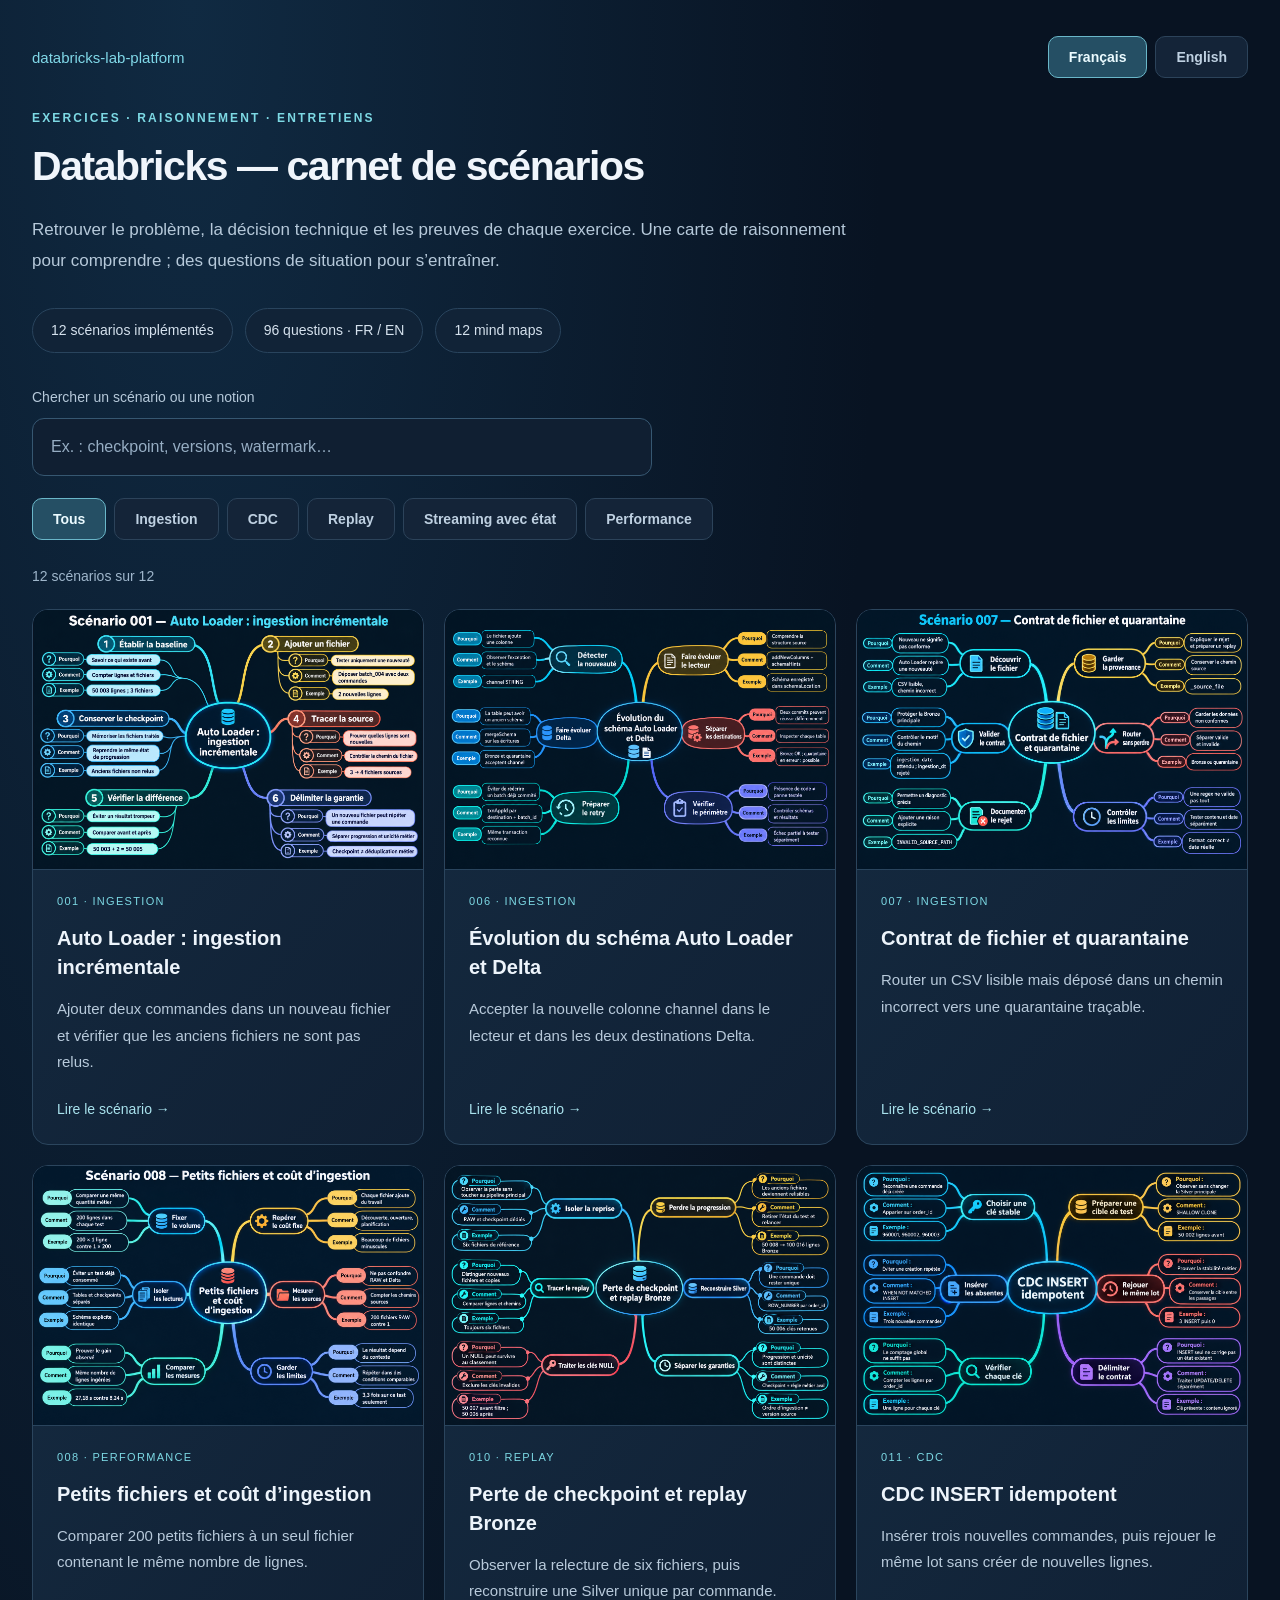
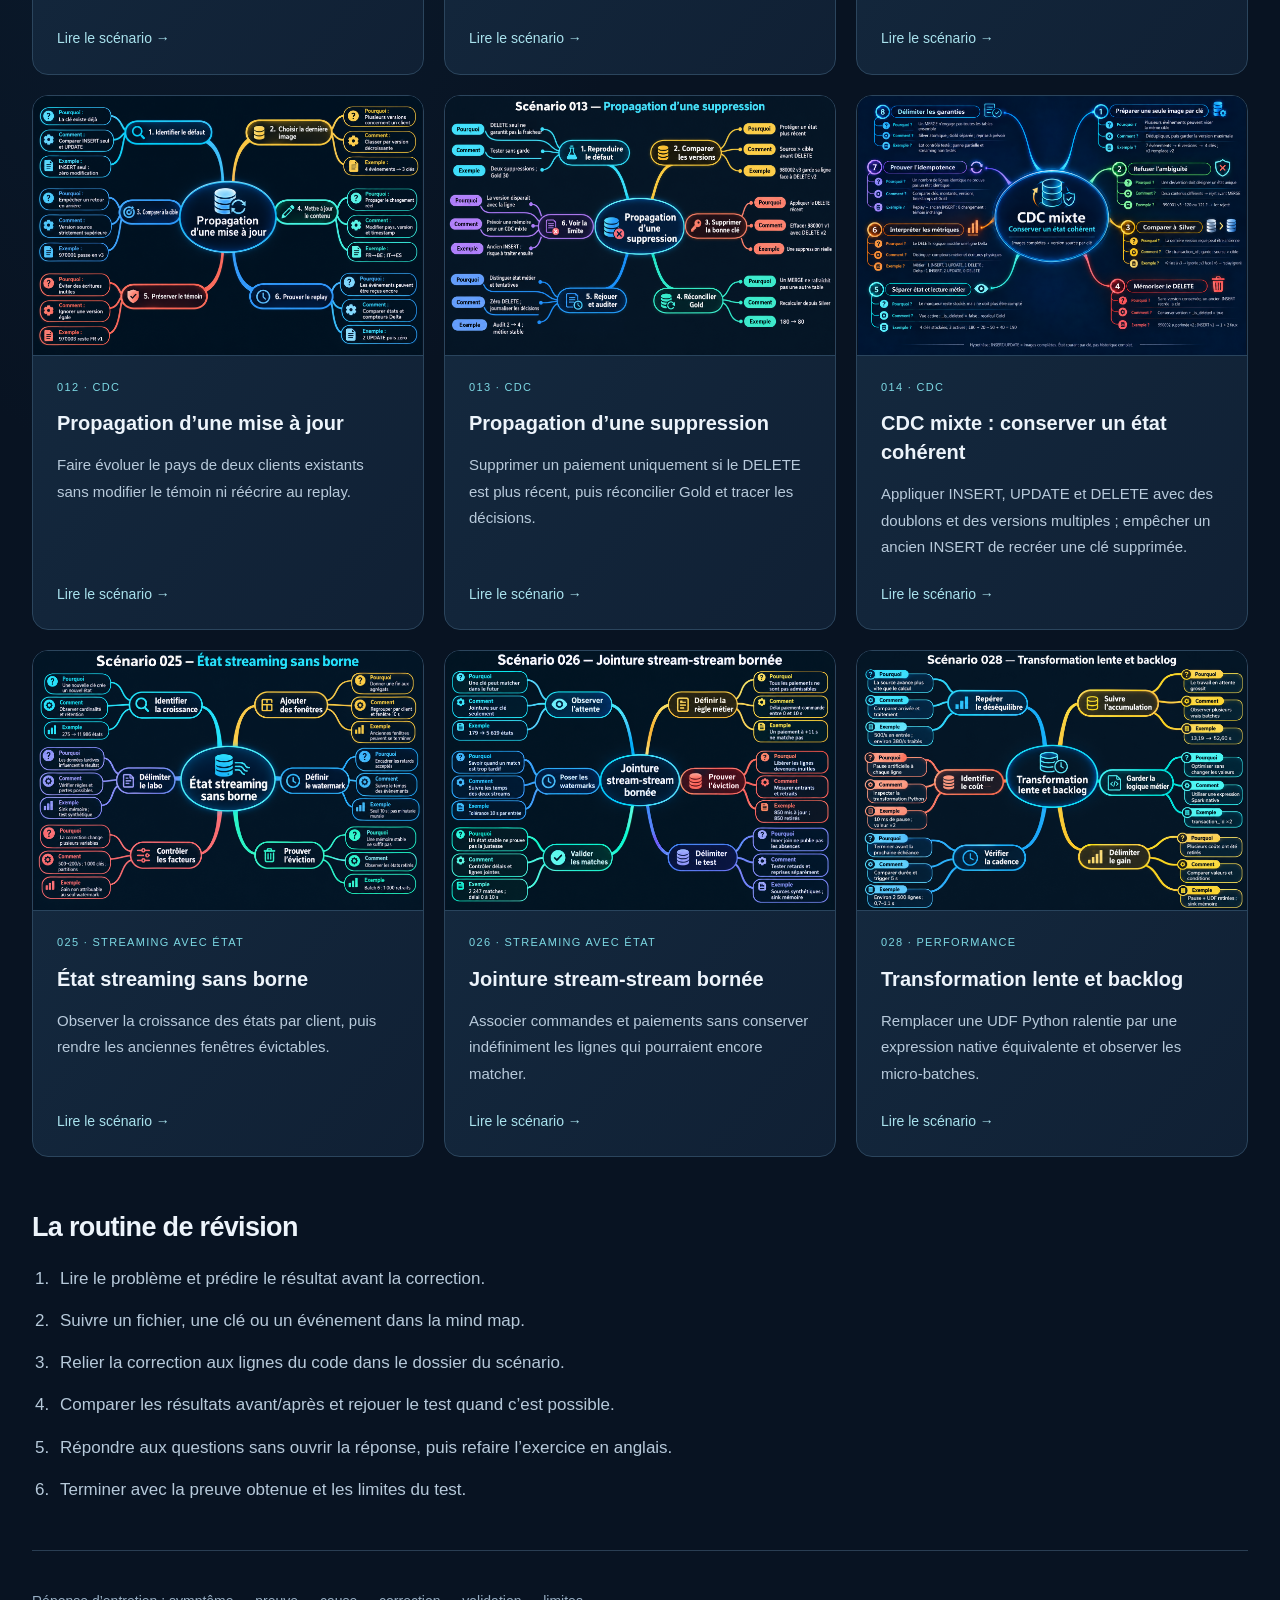
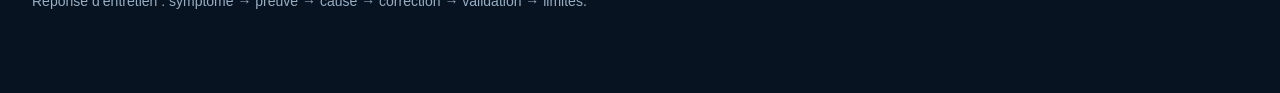
<file: revision/index.html>
<!doctype html>
<html lang="fr"><head><meta charset="utf-8"><meta name="viewport" content="width=device-width, initial-scale=1">
<title>Databricks — carnet de scénarios</title><link rel="stylesheet" href="style.css"><script src="portal.js" defer></script></head>
<body><main>
<nav class="topbar" aria-label="Navigation"><a href="../README.md">databricks-lab-platform</a><div class="controls" aria-label="Langue / Language"><button id="fr" aria-pressed="true">Français</button><button id="en" aria-pressed="false">English</button></div></nav>
<div class="eyebrow">EXERCICES · RAISONNEMENT · ENTRETIENS</div>
<h1 id="title">Databricks — carnet de scénarios</h1><p id="intro" class="intro"></p>
<div class="stats"><span id="statScenarios"></span><span id="statQuestions"></span><span id="statMaps"></span></div>
<div class="search"><label for="search" id="searchLabel"></label><input id="search" type="search" autocomplete="off"></div>
<div id="filters" class="filters" aria-label="Thèmes / Topics"></div><p id="count" aria-live="polite"></p>
<div id="cards" class="cards"></div><p id="empty" class="empty" hidden></p>
<section class="routine"><h2 id="routineTitle"></h2><ol id="routine"></ol></section>
<footer><p id="practice"></p></footer><noscript><p>Activer JavaScript pour consulter les questions bilingues.</p></noscript></main>
<script id="content" type="application/json">[{"number": 1, "slug": "scenario_001_auto_loader_incremental", "category": "ingestion", "title": {"fr": "Auto Loader : ingestion incrémentale", "en": "Auto Loader: incremental ingestion"}, "summary": {"fr": "Ajouter deux commandes dans un nouveau fichier et vérifier que les anciens fichiers ne sont pas relus.", "en": "Add two orders in a new file and verify that older files are not ingested again."}, "problem": {"fr": "Une relance pourrait dupliquer les anciennes données si la progression des fichiers était perdue.", "en": "A restart could duplicate older data if file progress were lost."}, "solution": {"fr": "Conserver le checkpoint Auto Loader et contrôler les fichiers réellement ingérés.", "en": "Keep the Auto Loader checkpoint and inspect the files actually ingested."}}, {"number": 6, "slug": "scenario_006_schema_evolution", "category": "ingestion", "title": {"fr": "Évolution du schéma Auto Loader et Delta", "en": "Auto Loader and Delta schema evolution"}, "summary": {"fr": "Accepter la nouvelle colonne channel dans le lecteur et dans les deux destinations Delta.", "en": "Accept the new channel column in the reader and both Delta destinations."}, "problem": {"fr": "Auto Loader détecte une colonne inconnue ; un schéma lecteur évolué ne suffit pas à mettre à jour les tables cibles.", "en": "Auto Loader detects an unknown column; an evolved reader schema does not by itself update target tables."}, "solution": {"fr": "addNewColumns et schemaHints côté lecteur ; mergeSchema pour Bronze et quarantaine ; identifiants de transaction pour les retries.", "en": "Reader addNewColumns and schemaHints; mergeSchema on Bronze and quarantine; transaction identifiers for retries."}}, {"number": 7, "slug": "scenario_007_file_contract", "category": "ingestion", "title": {"fr": "Contrat de fichier et quarantaine", "en": "File contract and quarantine"}, "summary": {"fr": "Router un CSV lisible mais déposé dans un chemin incorrect vers une quarantaine traçable.", "en": "Route a readable CSV with an invalid source path to a traceable quarantine."}, "problem": {"fr": "Le chemin ingestion_dt remplace ingestion_date ; la découverte Auto Loader accepte pourtant ce nouveau fichier.", "en": "The path uses ingestion_dt instead of ingestion_date; Auto Loader still discovers the new file."}, "solution": {"fr": "Conserver _source_file, contrôler le motif de chemin et séparer Bronze et quarantaine avec un motif de rejet.", "en": "Preserve _source_file, validate its pattern, and split Bronze from quarantine with a rejection reason."}}, {"number": 8, "slug": "scenario_008_generate_small_files", "category": "performance", "title": {"fr": "Petits fichiers et coût d’ingestion", "en": "Small files and ingestion cost"}, "summary": {"fr": "Comparer 200 petits fichiers à un seul fichier contenant le même nombre de lignes.", "en": "Compare 200 small files with one file containing the same row count."}, "problem": {"fr": "Le coût fixe de découverte, ouverture et traitement se répète pour chaque fichier.", "en": "Discovery, opening and processing overhead is repeated for each file."}, "solution": {"fr": "Comparer deux lectures isolées, avec schéma explicite, checkpoints et tables séparés.", "en": "Compare isolated reads using explicit schema, separate checkpoints and separate tables."}}, {"number": 10, "slug": "scenario_010_suppression_du_checkpoint_auto_loader", "category": "replay", "title": {"fr": "Perte de checkpoint et replay Bronze", "en": "Checkpoint loss and Bronze replay"}, "summary": {"fr": "Observer la relecture de six fichiers, puis reconstruire une Silver unique par commande.", "en": "Observe six files replayed, then rebuild Silver with one row per order."}, "problem": {"fr": "La perte de progression fait relire les fichiers ; une écriture append ajoute de nouveau leurs lignes.", "en": "Lost progress causes files to be reread; append writes their rows again."}, "solution": {"fr": "Isoler le test, conserver Bronze traçable, sélectionner une ligne par order_id non NULL dans Silver.", "en": "Isolate the test, retain traceable Bronze, and select one row per non-NULL order_id in Silver."}}, {"number": 11, "slug": "scenario_011_appliquer_uniquement_les_nouveaux_enregistrements", "category": "cdc", "title": {"fr": "CDC INSERT idempotent", "en": "Idempotent INSERT CDC"}, "summary": {"fr": "Insérer trois nouvelles commandes, puis rejouer le même lot sans créer de nouvelles lignes.", "en": "Insert three new orders, then replay the same batch without adding rows."}, "problem": {"fr": "Un append répéterait les créations lors du replay ; les clés déjà présentes doivent être ignorées.", "en": "Append would repeat creations on replay; existing keys must be ignored."}, "solution": {"fr": "MERGE sur order_id avec WHEN NOT MATCHED INSERT, dans une cible de test clonée.", "en": "MERGE on order_id using WHEN NOT MATCHED INSERT in a cloned test target."}}, {"number": 12, "slug": "scenario_012_propagation_d_une_mise_a_jour", "category": "cdc", "title": {"fr": "Propagation d’une mise à jour", "en": "Propagating an update"}, "summary": {"fr": "Faire évoluer le pays de deux clients existants sans modifier le témoin ni réécrire au replay.", "en": "Update the country of two existing customers without changing the control or rewriting on replay."}, "problem": {"fr": "Un MERGE limité aux INSERT ignore les changements sur des clés déjà présentes.", "en": "An INSERT-only MERGE ignores changes to existing keys."}, "solution": {"fr": "Sélectionner la dernière version par client puis appliquer WHEN MATCHED UPDATE avec source > cible.", "en": "Select the latest version per customer, then use WHEN MATCHED UPDATE with source > target."}}, {"number": 13, "slug": "scenario_013_propagation_d_une_suppression", "category": "cdc", "title": {"fr": "Propagation d’une suppression", "en": "Propagating a deletion"}, "summary": {"fr": "Supprimer un paiement uniquement si le DELETE est plus récent, puis réconcilier Gold et tracer les décisions.", "en": "Delete a payment only if DELETE is newer, then reconcile Gold and audit decisions."}, "problem": {"fr": "Une suppression sans comparaison de version retire aussi le paiement déjà plus récent que son DELETE.", "en": "Deletion without version comparison also removes a payment newer than its DELETE."}, "solution": {"fr": "WHEN MATCHED DELETE avec source > cible ; recalcul Gold ; audit distinct par tentative.", "en": "WHEN MATCHED DELETE with source > target; Gold recomputation; separate attempt audit."}}, {"number": 14, "slug": "scenario_014_insert_update_delete_dans_le_meme_lot", "category": "cdc", "title": {"fr": "CDC mixte : conserver un état cohérent", "en": "Mixed CDC: maintain consistent state"}, "summary": {"fr": "Appliquer INSERT, UPDATE et DELETE avec des doublons et des versions multiples ; empêcher un ancien INSERT de recréer une clé supprimée.", "en": "Apply INSERT, UPDATE and DELETE with duplicates and multiple versions; prevent a stale INSERT from recreating a deleted key."}, "problem": {"fr": "Effacer physiquement 990002 retire sa version v2 ; un ancien INSERT v1 peut la recréer et ajouter 50 à Gold.", "en": "Physically deleting 990002 removes its v2 version; a stale v1 INSERT can recreate it and add 50 to Gold."}, "solution": {"fr": "Conserver la clé, la version et _is_deleted=true ; comparer source > cible ; lire une vue active pour Gold.", "en": "Keep key, version and _is_deleted=true; compare source > target; read an active view for Gold."}}, {"number": 25, "slug": "scenario_025_etat_qui_augmente_sans_borne", "category": "streaming", "title": {"fr": "État streaming sans borne", "en": "Unbounded streaming state"}, "summary": {"fr": "Observer la croissance des états par client, puis rendre les anciennes fenêtres évictables.", "en": "Observe per-customer state growth, then make old windows evictable."}, "problem": {"fr": "Chaque événement crée une nouvelle clé ; aucune règle ne permet de retirer les états anciens.", "en": "Every event creates a new key; no rule allows old state to be removed."}, "solution": {"fr": "Watermark et fenêtres de 10 s ; cardinalité limitée à 1 000 clients ; débit corrigé à 200 événements/s.", "en": "10-second watermark and windows; cardinality limited to 1,000 customers; corrected rate is 200 events/s."}}, {"number": 26, "slug": "scenario_026_jointure_sans_contrainte_temporelle", "category": "streaming", "title": {"fr": "Jointure stream-stream bornée", "en": "Bounded stream-stream join"}, "summary": {"fr": "Associer commandes et paiements sans conserver indéfiniment les lignes qui pourraient encore matcher.", "en": "Join orders and payments without indefinitely retaining rows that might still match."}, "problem": {"fr": "La jointure par clé seule ne permet pas de savoir qu’un match futur est devenu impossible.", "en": "A key-only join cannot determine when a future match becomes impossible."}, "solution": {"fr": "Watermarks de 10 s sur les deux entrées et paiement compris entre commande et commande +10 s.", "en": "10-second watermarks on both inputs and payment time between order time and order time +10 s."}}, {"number": 28, "slug": "scenario_028_transformation_trop_lente", "category": "performance", "title": {"fr": "Transformation lente et backlog", "en": "Slow transformation and backlog"}, "summary": {"fr": "Remplacer une UDF Python ralentie par une expression native équivalente et observer les micro-batches.", "en": "Replace an artificially slowed Python UDF with an equivalent native expression and observe micro-batches."}, "problem": {"fr": "Le traitement reste autour de 380 lignes/s alors que la source produit 500 ; les batches grossissent et durent plus longtemps.", "en": "Processing stays around 380 rows/s against 500 arriving rows/s; batches grow and take longer."}, "solution": {"fr": "Remplacer la transformation avec pause de 10 ms par transaction_id ×2 en expression Spark native.", "en": "Replace the transformation with a 10 ms pause by native Spark transaction_id ×2."}}]</script></body></html>
</file>
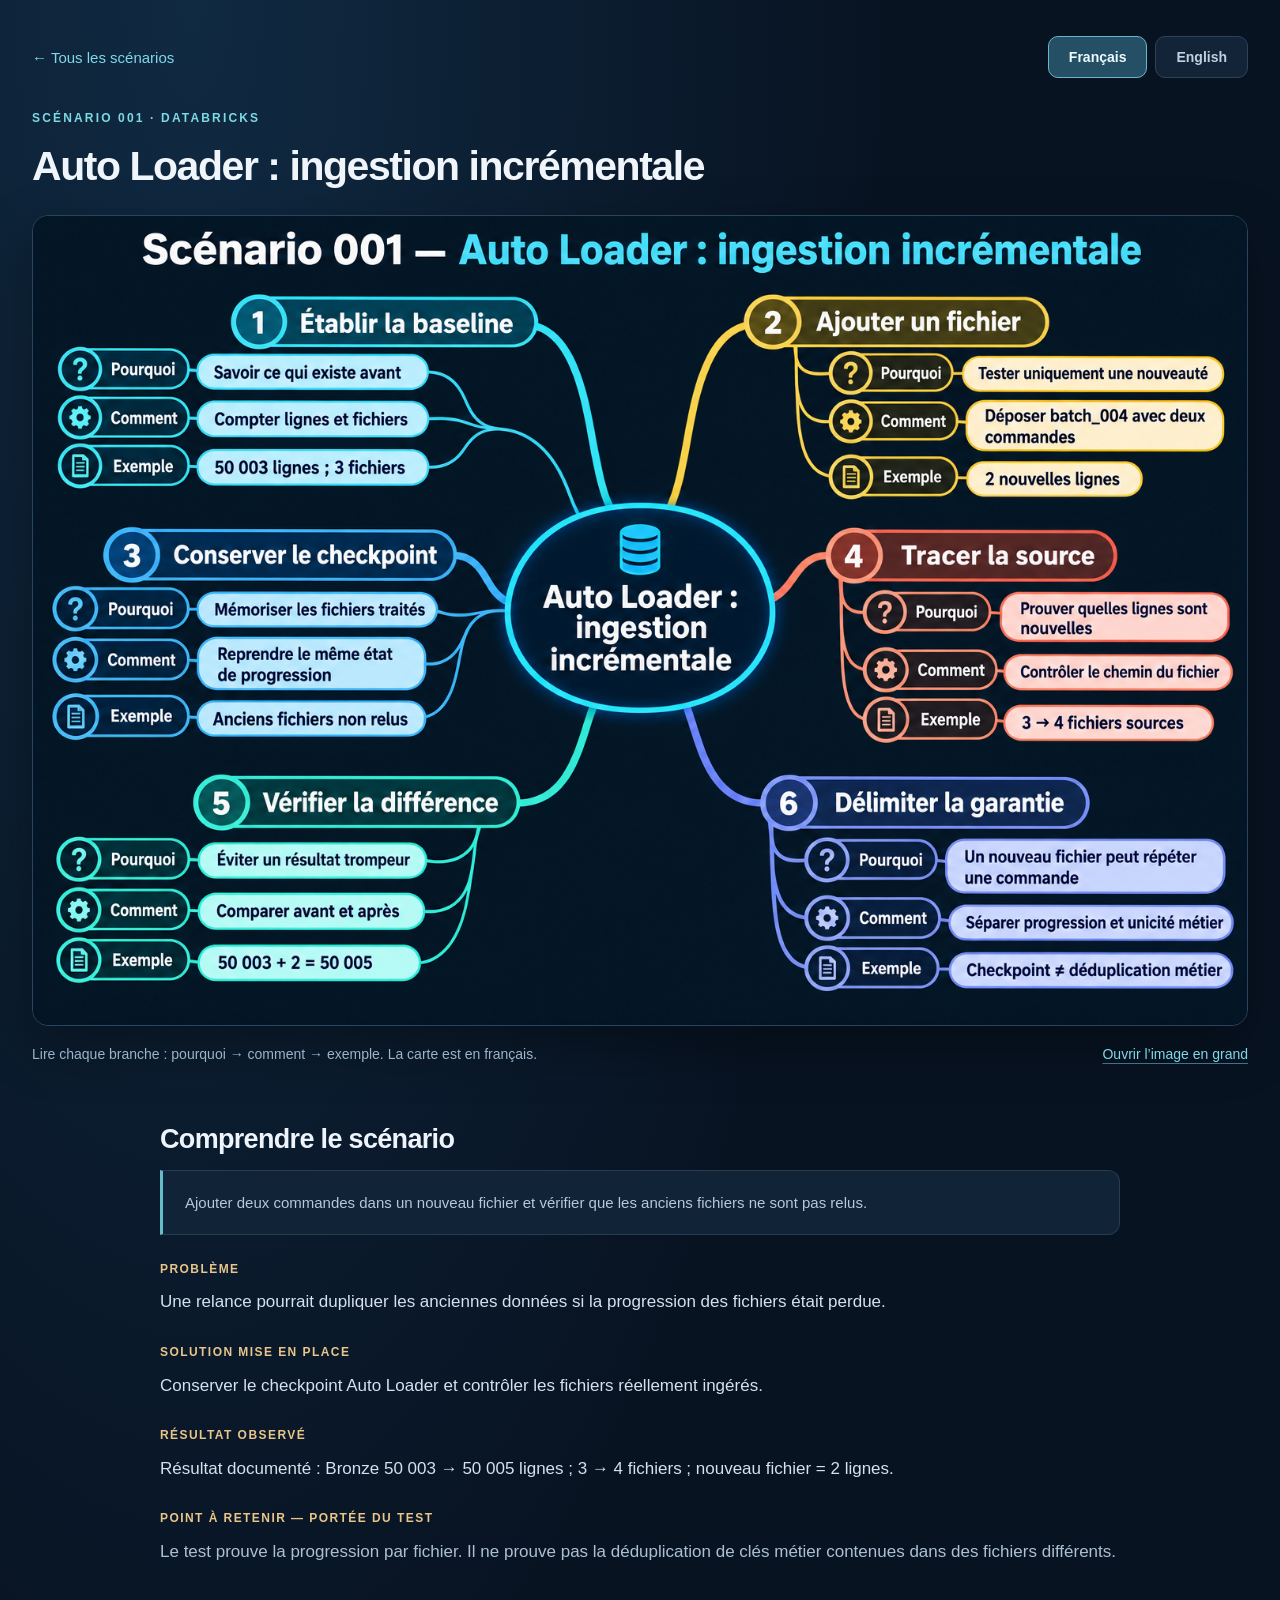
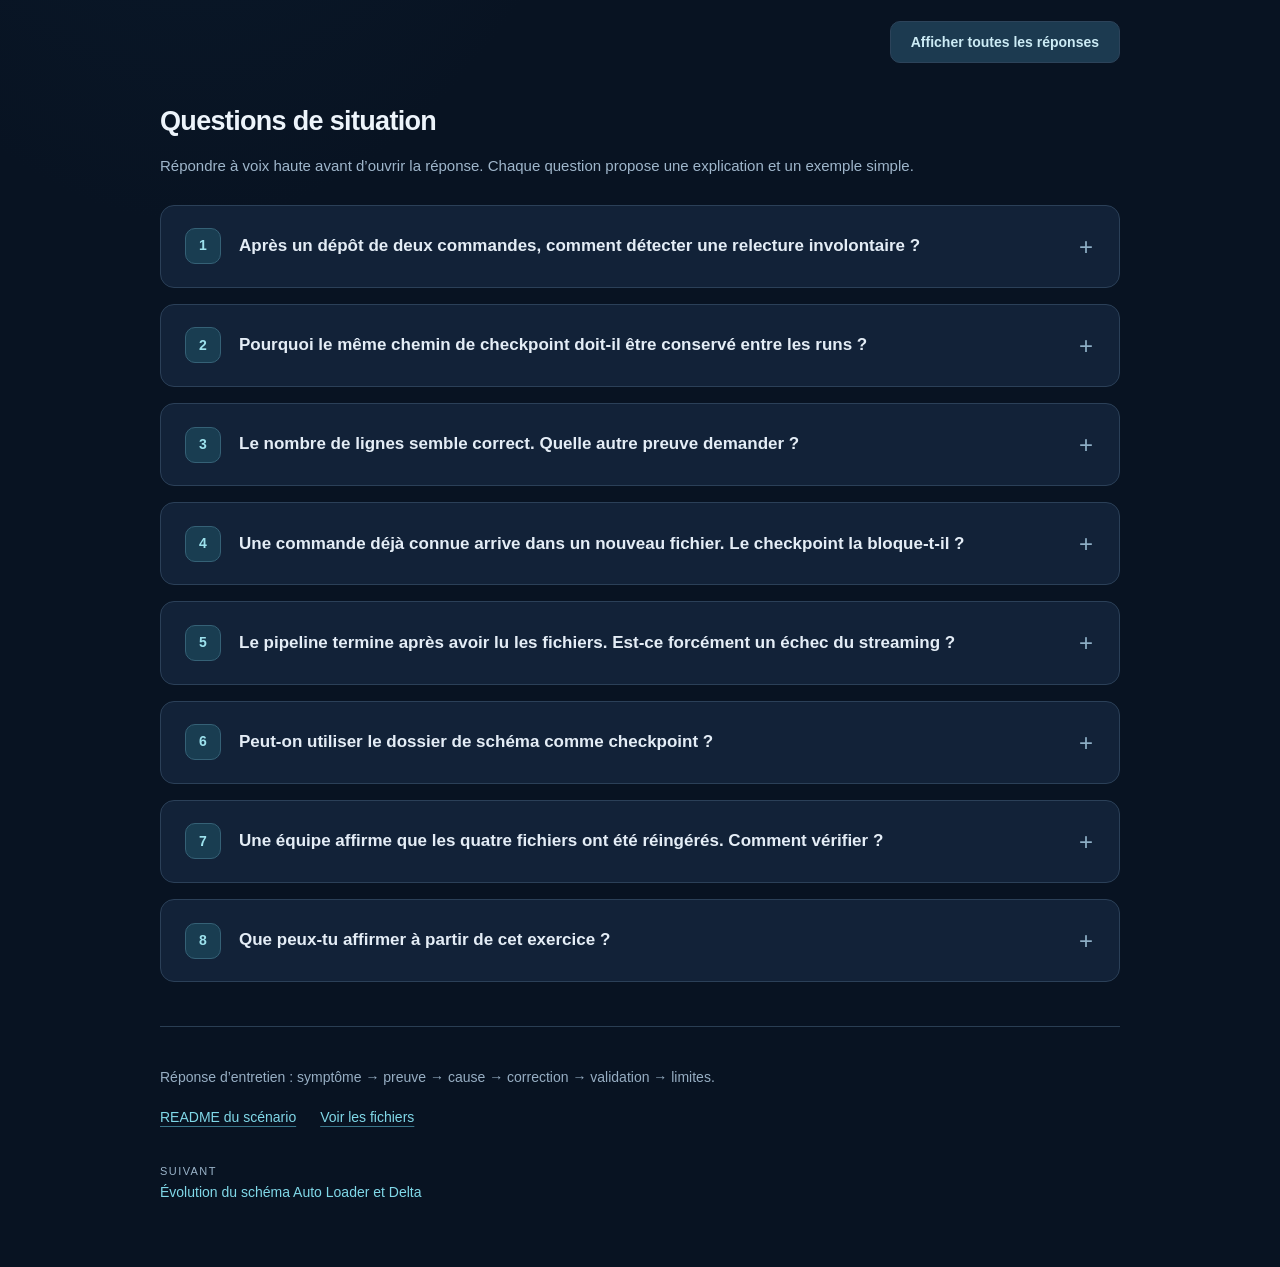
<file: revision/scenario_001.html>
<!doctype html>
<html lang="fr"><head><meta charset="utf-8"><meta name="viewport" content="width=device-width, initial-scale=1">
<title>Auto Loader : ingestion incrémentale</title><link rel="stylesheet" href="style.css"><script src="portal.js" defer></script></head>
<body><main>
<nav class="topbar" aria-label="Navigation"><a href="index.html" id="home">← Tous les scénarios</a><div class="controls" aria-label="Langue / Language"><button id="fr" aria-pressed="true">Français</button><button id="en" aria-pressed="false">English</button></div></nav>
<div class="eyebrow">SCÉNARIO 001 · DATABRICKS</div><h1 id="title">Auto Loader : ingestion incrémentale</h1>
<figure id="mindmap"><a href="images/scenario_001.png" id="imageLink" target="_blank" rel="noopener"><img src="images/scenario_001.png" width="1536" height="1024" alt="Mind map : Auto Loader : ingestion incrémentale. Raisonnement pourquoi, comment et exemple."></a>
<figcaption><span id="mapCaption"></span><a href="images/scenario_001.png" id="fullImage" target="_blank" rel="noopener"></a></figcaption></figure>
<section class="reading"><h2 id="summaryTitle"></h2><p class="scope" id="overview"></p><dl><dt id="problemLabel"></dt><dd id="problem"></dd><dt id="solutionLabel"></dt><dd id="solution"></dd><dt id="resultLabel"></dt><dd id="result"></dd><dt id="limitsLabel"></dt><dd id="limits"></dd></dl></section>
<section class="questions"><div class="controls"><button id="answers" aria-expanded="false"></button></div>
<h2 id="questionsTitle"></h2><p id="instruction"></p><div id="questions"></div>
<footer><p id="practice"></p><div class="sources"><a id="source" href="https://github.com/Adibkhf/databricks-lab-platform/blob/main/scenarios/scenario_001_auto_loader_incremental/README.md" target="_blank" rel="noopener"></a><a id="code" href="https://github.com/Adibkhf/databricks-lab-platform/tree/main/scenarios/scenario_001_auto_loader_incremental" target="_blank" rel="noopener"></a></div>
<nav class="pager" aria-label="Autres scénarios"><a id="next" href="scenario_006.html"></a></nav></footer></section><noscript><p>Activer JavaScript pour consulter les questions bilingues.</p></noscript></main>
<script id="content" type="application/json">{"number": 1, "slug": "scenario_001_auto_loader_incremental", "category": "ingestion", "title": {"fr": "Auto Loader : ingestion incrémentale", "en": "Auto Loader: incremental ingestion"}, "summary": {"fr": "Ajouter deux commandes dans un nouveau fichier et vérifier que les anciens fichiers ne sont pas relus.", "en": "Add two orders in a new file and verify that older files are not ingested again."}, "problem": {"fr": "Une relance pourrait dupliquer les anciennes données si la progression des fichiers était perdue.", "en": "A restart could duplicate older data if file progress were lost."}, "solution": {"fr": "Conserver le checkpoint Auto Loader et contrôler les fichiers réellement ingérés.", "en": "Keep the Auto Loader checkpoint and inspect the files actually ingested."}, "result": {"fr": "Résultat documenté : Bronze 50 003 → 50 005 lignes ; 3 → 4 fichiers ; nouveau fichier = 2 lignes.", "en": "Documented result: Bronze 50,003 → 50,005 rows; 3 → 4 files; new file = 2 rows."}, "limits": {"fr": "Le test prouve la progression par fichier. Il ne prouve pas la déduplication de clés métier contenues dans des fichiers différents.", "en": "The test proves file-level progress, not business-key deduplication across different files."}, "branches": [["Établir la baseline", "Savoir ce qui existe avant", "Compter lignes et fichiers", "50 003 lignes ; 3 fichiers"], ["Ajouter un fichier", "Tester uniquement une nouveauté", "Déposer batch_004 avec deux commandes", "2 nouvelles lignes"], ["Conserver le checkpoint", "Mémoriser les fichiers traités", "Reprendre le même état de progression", "Anciens fichiers non relus"], ["Tracer la source", "Prouver quelles lignes sont nouvelles", "Contrôler le chemin du fichier", "3 → 4 fichiers sources"], ["Vérifier la différence", "Éviter un résultat trompeur", "Comparer avant et après", "50 003 + 2 = 50 005"], ["Délimiter la garantie", "Un nouveau fichier peut répéter une commande", "Séparer progression et unicité métier", "Checkpoint ≠ déduplication métier"]], "topics": [{"fr": ["Écart attendu", "Après un dépôt de deux commandes, comment détecter une relecture involontaire ?", "Comparer la baseline et le résultat : seules deux lignes doivent être ajoutées. Vérifier leur fichier source et les fichiers connus par le checkpoint.", "50 003 → 50 005 ; batch_004 contient 2 lignes."], "en": ["Expected difference", "How do you detect unintended replay after adding two orders?", "Compare baseline and output: only two rows should be added. Check their source file and the files tracked by the checkpoint.", "50,003 → 50,005; batch_004 contains 2 rows."]}, {"fr": ["Progression", "Pourquoi le même chemin de checkpoint doit-il être conservé entre les runs ?", "Il conserve la progression de cette query. Un autre checkpoint démarre avec un autre état et peut considérer les fichiers existants comme non traités.", "Même source + état conservé → seules les nouveautés sont traitées."], "en": ["Progress", "Why keep the same checkpoint path between runs?", "It retains this query’s progress. A different checkpoint starts with different state and can consider existing files unprocessed.", "Same source + retained state → only new files are processed."]}, {"fr": ["Preuve par fichier", "Le nombre de lignes semble correct. Quelle autre preuve demander ?", "Vérifier les chemins sources et cloud_files_state. Le comptage seul ne montre pas si des anciennes lignes ont été remplacées ou relues.", "Quatre fichiers connus, dont le nouveau fichier de deux lignes."], "en": ["File evidence", "Row count looks correct. What other evidence do you request?", "Inspect source paths and cloud_files_state. A count alone does not identify the files read.", "Four tracked files, including the new two-row file."]}, {"fr": ["Clé métier", "Une commande déjà connue arrive dans un nouveau fichier. Le checkpoint la bloque-t-il ?", "Non, la nouveauté du fichier ne dit pas si sa commande existe déjà. Il faut une règle métier aval, par exemple un MERGE sur une clé stable.", "Deux fichiers différents contiennent order_id=900001 : cas non testé ici."], "en": ["Business key", "An existing order arrives in a new file. Does the checkpoint block it?", "No. A new file does not imply a new order. Downstream business logic such as MERGE on a stable key is needed.", "Two different files contain order_id=900001: not tested here."]}, {"fr": ["Fin du run", "Le pipeline termine après avoir lu les fichiers. Est-ce forcément un échec du streaming ?", "Le lecteur partagé utilise AvailableNow : traiter les données disponibles puis terminer est le comportement attendu. Vérifier le statut et les nouveaux fichiers, pas seulement l’arrêt.", "Un run terminé avec les deux nouvelles commandes est attendu."], "en": ["Run completion", "The pipeline stops after reading the files. Is that necessarily a streaming failure?", "The shared reader uses AvailableNow: processing available data and then stopping is expected. Inspect status and new files, not just termination.", "A completed run containing the two new orders is expected."]}, {"fr": ["Schéma et progression", "Peut-on utiliser le dossier de schéma comme checkpoint ?", "Ce sont deux responsabilités : le schéma décrit les colonnes, le checkpoint garde la progression. Le code définit deux emplacements séparés.", "Nouvelle colonne : schéma ; fichier déjà traité : progression."], "en": ["Schema and progress", "Can the schema directory replace the checkpoint?", "They have different responsibilities: schema describes columns, checkpoint tracks progress. The code uses separate locations.", "New column: schema; previously processed file: progress."]}, {"fr": ["Traçabilité", "Une équipe affirme que les quatre fichiers ont été réingérés. Comment vérifier ?", "Comparer les lignes par fichier et les états de découverte. Dans le README, les anciens fichiers restent présents sans nouvelle ingestion, tandis que le quatrième ajoute deux lignes.", "Présence dans l’état du checkpoint ≠ relecture dans ce run."], "en": ["Traceability", "A team claims all four files were ingested again. How do you check?", "Compare rows by source file and discovery state. The README reports older files retained without new ingestion and two rows from the fourth file.", "Presence in checkpoint state does not mean replay in this run."]}, {"fr": ["Limites", "Que peux-tu affirmer à partir de cet exercice ?", "L’ingestion incrémentale fonctionne sur les fichiers testés avec cet état conservé. Une panne partielle, un fichier modifié ou des doublons métier demanderaient des tests distincts.", "Prouvé : +2 lignes. Non prouvé : toutes les stratégies de reprise."], "en": ["Limits", "What can you claim from this exercise?", "Incremental ingestion works for the tested files with retained state. Partial failure, file changes and business duplicates require separate tests.", "Proven: +2 rows. Not proven: every recovery strategy."]}], "next": {"title": {"fr": "Évolution du schéma Auto Loader et Delta", "en": "Auto Loader and Delta schema evolution"}}}</script></body></html>
</file>
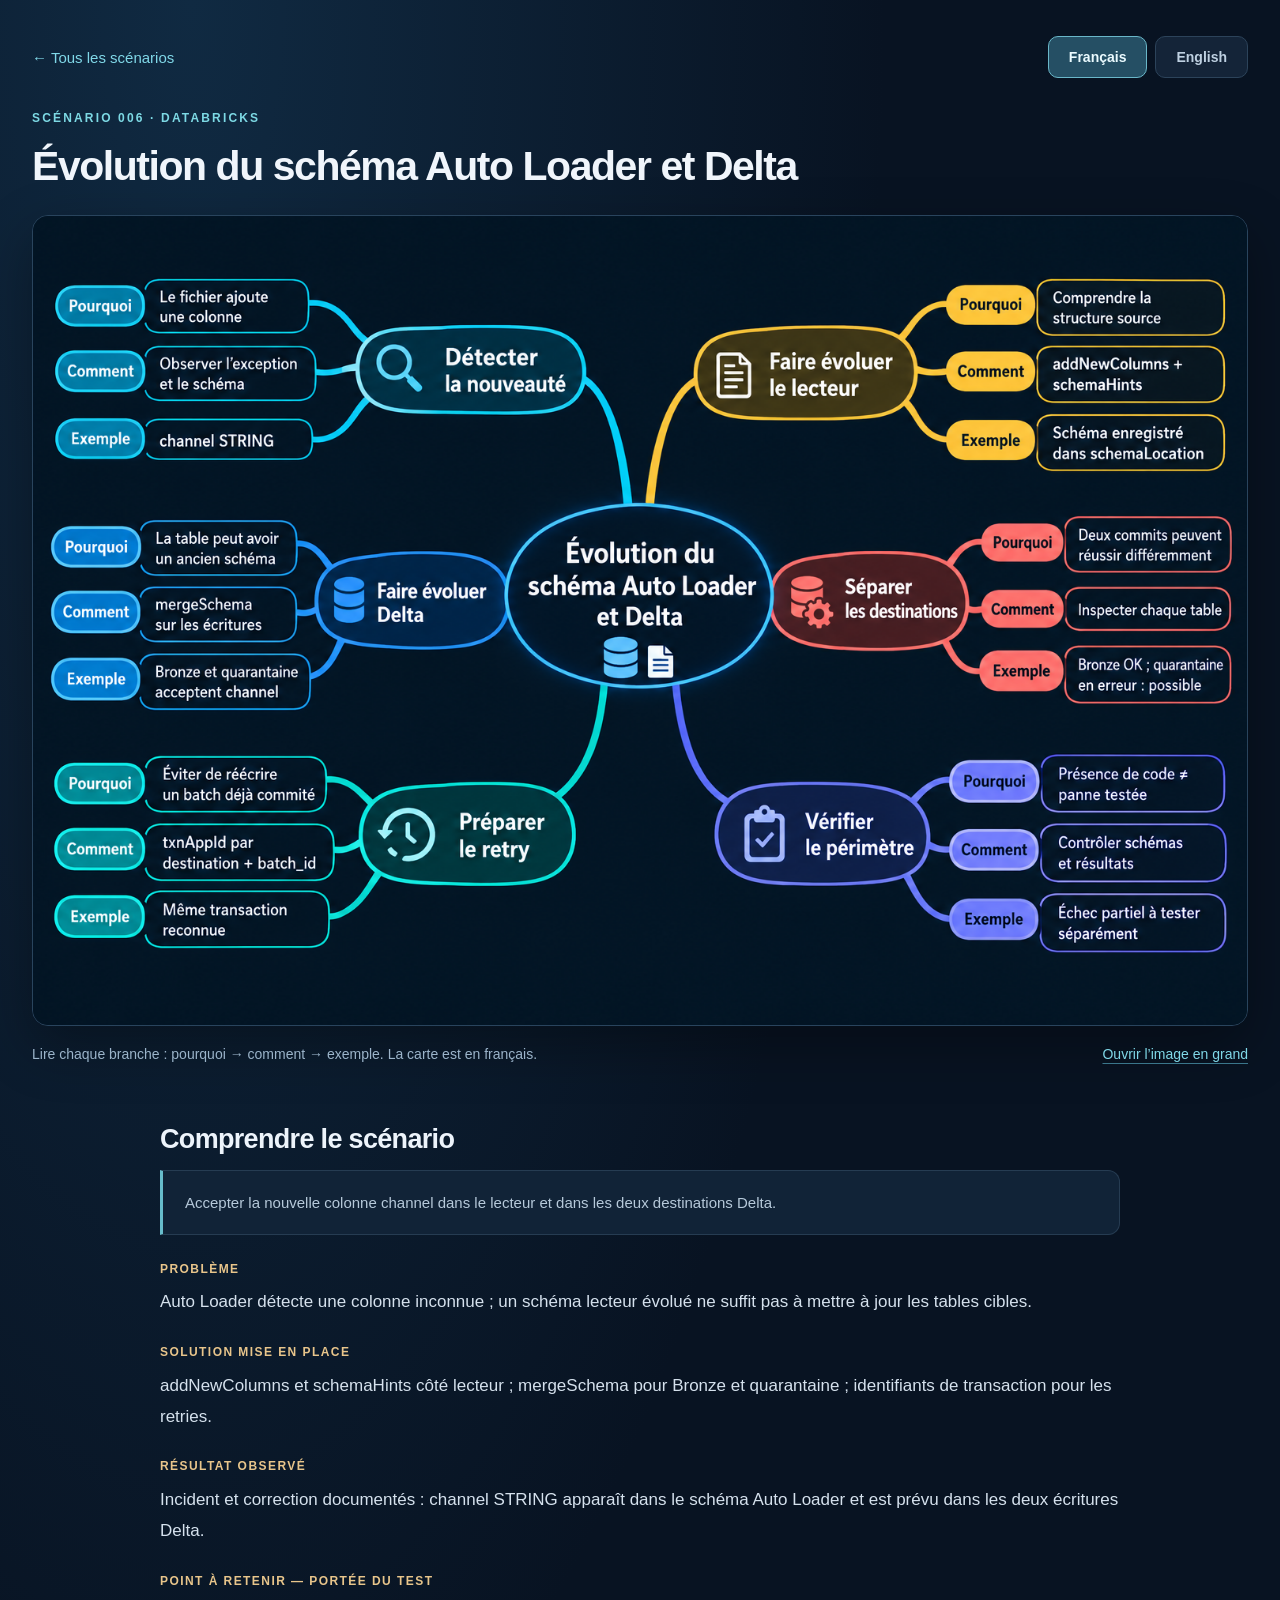
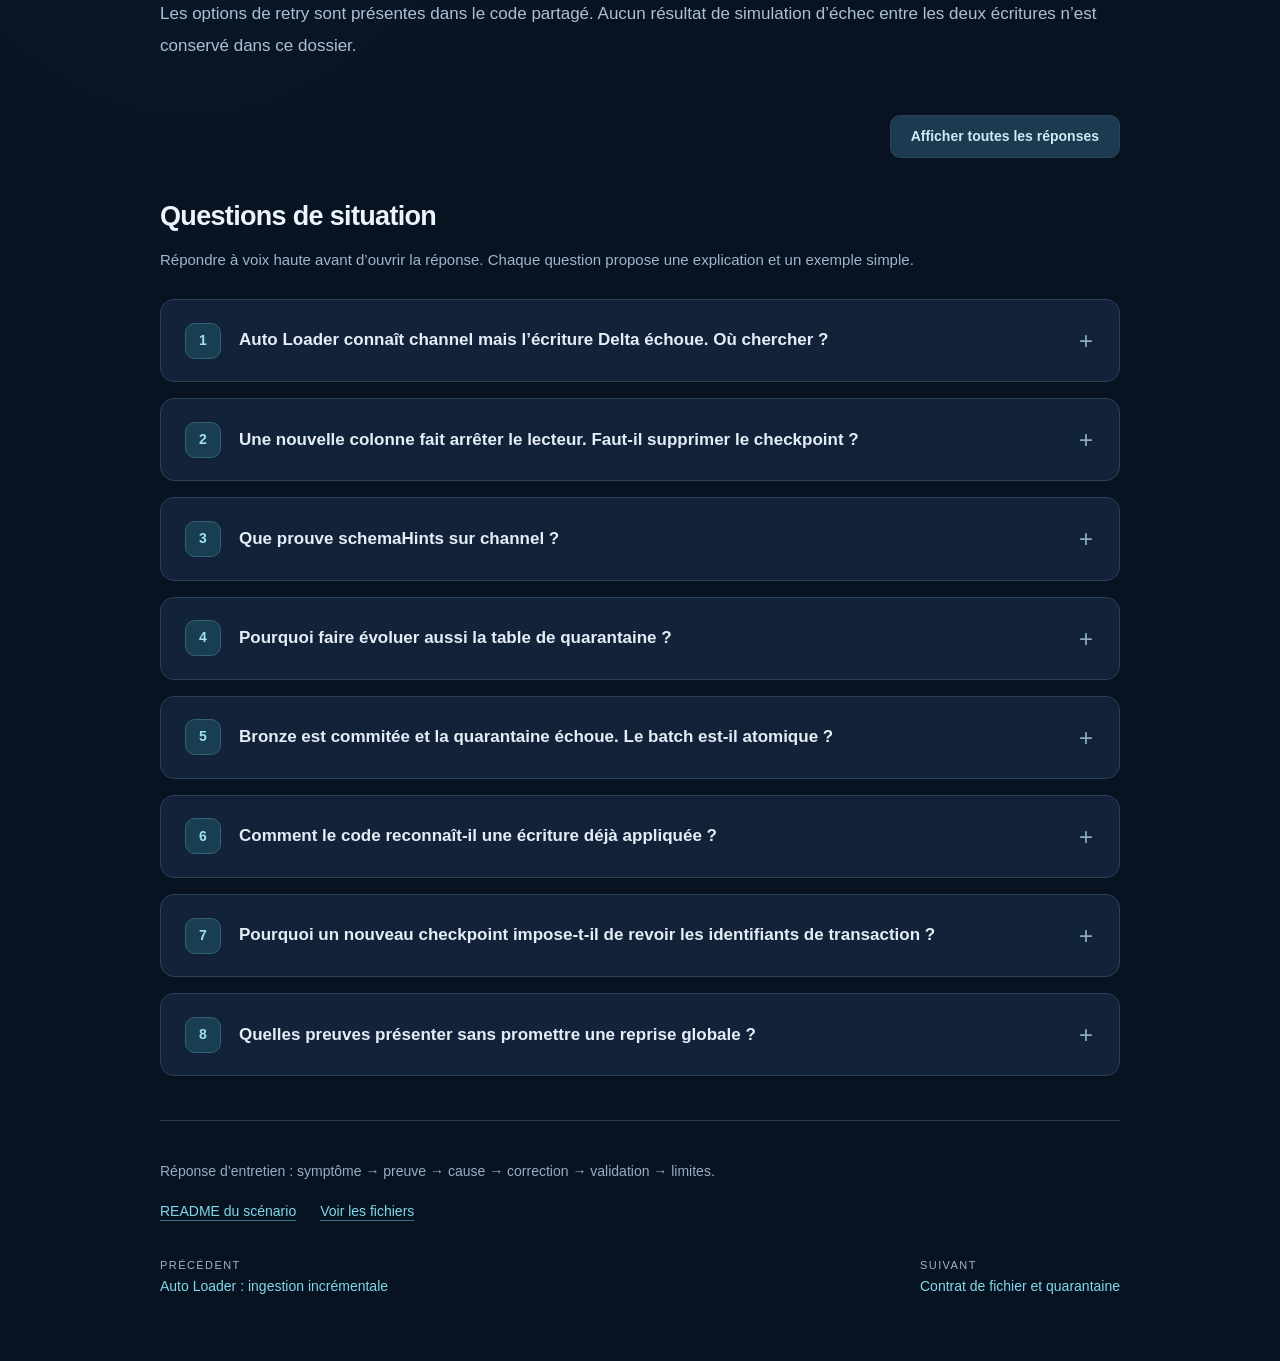
<file: revision/scenario_006.html>
<!doctype html>
<html lang="fr"><head><meta charset="utf-8"><meta name="viewport" content="width=device-width, initial-scale=1">
<title>Évolution du schéma Auto Loader et Delta</title><link rel="stylesheet" href="style.css"><script src="portal.js" defer></script></head>
<body><main>
<nav class="topbar" aria-label="Navigation"><a href="index.html" id="home">← Tous les scénarios</a><div class="controls" aria-label="Langue / Language"><button id="fr" aria-pressed="true">Français</button><button id="en" aria-pressed="false">English</button></div></nav>
<div class="eyebrow">SCÉNARIO 006 · DATABRICKS</div><h1 id="title">Évolution du schéma Auto Loader et Delta</h1>
<figure id="mindmap"><a href="images/scenario_006.png" id="imageLink" target="_blank" rel="noopener"><img src="images/scenario_006.png" width="1536" height="1024" alt="Mind map : Évolution du schéma Auto Loader et Delta. Raisonnement pourquoi, comment et exemple."></a>
<figcaption><span id="mapCaption"></span><a href="images/scenario_006.png" id="fullImage" target="_blank" rel="noopener"></a></figcaption></figure>
<section class="reading"><h2 id="summaryTitle"></h2><p class="scope" id="overview"></p><dl><dt id="problemLabel"></dt><dd id="problem"></dd><dt id="solutionLabel"></dt><dd id="solution"></dd><dt id="resultLabel"></dt><dd id="result"></dd><dt id="limitsLabel"></dt><dd id="limits"></dd></dl></section>
<section class="questions"><div class="controls"><button id="answers" aria-expanded="false"></button></div>
<h2 id="questionsTitle"></h2><p id="instruction"></p><div id="questions"></div>
<footer><p id="practice"></p><div class="sources"><a id="source" href="https://github.com/Adibkhf/databricks-lab-platform/blob/main/scenarios/scenario_006_schema_evolution/README.md" target="_blank" rel="noopener"></a><a id="code" href="https://github.com/Adibkhf/databricks-lab-platform/tree/main/scenarios/scenario_006_schema_evolution" target="_blank" rel="noopener"></a></div>
<nav class="pager" aria-label="Autres scénarios"><a id="previous" href="scenario_001.html"></a><a id="next" href="scenario_007.html"></a></nav></footer></section><noscript><p>Activer JavaScript pour consulter les questions bilingues.</p></noscript></main>
<script id="content" type="application/json">{"number": 6, "slug": "scenario_006_schema_evolution", "category": "ingestion", "title": {"fr": "Évolution du schéma Auto Loader et Delta", "en": "Auto Loader and Delta schema evolution"}, "summary": {"fr": "Accepter la nouvelle colonne channel dans le lecteur et dans les deux destinations Delta.", "en": "Accept the new channel column in the reader and both Delta destinations."}, "problem": {"fr": "Auto Loader détecte une colonne inconnue ; un schéma lecteur évolué ne suffit pas à mettre à jour les tables cibles.", "en": "Auto Loader detects an unknown column; an evolved reader schema does not by itself update target tables."}, "solution": {"fr": "addNewColumns et schemaHints côté lecteur ; mergeSchema pour Bronze et quarantaine ; identifiants de transaction pour les retries.", "en": "Reader addNewColumns and schemaHints; mergeSchema on Bronze and quarantine; transaction identifiers for retries."}, "result": {"fr": "Incident et correction documentés : channel STRING apparaît dans le schéma Auto Loader et est prévu dans les deux écritures Delta.", "en": "Documented incident and fix: channel STRING appears in the Auto Loader schema and is handled by both Delta writes."}, "limits": {"fr": "Les options de retry sont présentes dans le code partagé. Aucun résultat de simulation d’échec entre les deux écritures n’est conservé dans ce dossier.", "en": "Retry options are in shared code. This folder does not retain results from a failure injected between the two writes."}, "branches": [["Détecter la nouveauté", "Le fichier ajoute une colonne", "Observer l’exception et le schéma", "channel STRING"], ["Faire évoluer le lecteur", "Comprendre la structure source", "addNewColumns + schemaHints", "Schéma enregistré dans schemaLocation"], ["Faire évoluer Delta", "La table peut avoir un ancien schéma", "mergeSchema sur les écritures", "Bronze et quarantaine acceptent channel"], ["Séparer les destinations", "Deux commits peuvent réussir différemment", "Inspecter chaque table", "Bronze OK ; quarantaine en erreur : possible"], ["Préparer le retry", "Éviter de réécrire un batch déjà commité", "txnAppId par destination + batch_id", "Même transaction reconnue"], ["Vérifier le périmètre", "Présence de code ≠ panne testée", "Contrôler schémas et résultats", "Échec partiel à tester séparément"]], "topics": [{"fr": ["Deux schémas", "Auto Loader connaît channel mais l’écriture Delta échoue. Où chercher ?", "Vérifier le schéma de la cible. Le schéma découvert par le lecteur et celui d’une table Delta évoluent séparément ; mergeSchema est activé sur les deux écritures.", "Lecteur : channel STRING ; cible ancienne : channel absente."], "en": ["Two schemas", "Auto Loader knows channel but the Delta write fails. Where do you look?", "Inspect the target schema. Reader discovery and Delta table evolution are separate; mergeSchema is enabled on both writes.", "Reader: channel STRING; old target: no channel."]}, {"fr": ["Évolution contrôlée", "Une nouvelle colonne fait arrêter le lecteur. Faut-il supprimer le checkpoint ?", "Non. Identifier la nouvelle colonne, vérifier le schéma enregistré et reprendre avec une configuration compatible. Supprimer la progression serait un autre changement avec un risque de replay.", "channel arrive ; le dossier de schéma conserve sa nouvelle définition."], "en": ["Controlled evolution", "A new column stops the reader. Should you delete its checkpoint?", "No. Identify the column, inspect recorded schema, then resume with compatible settings. Removing progress is a separate change with replay risk.", "channel arrives; schema storage retains its new definition."]}, {"fr": ["Types", "Que prouve schemaHints sur channel ?", "Il exprime le type attendu lors de la lecture. Cela ne valide pas les valeurs métier ni toutes les futures évolutions de type.", "channel STRING accepte mobile ; la liste des canaux autorisés est une autre règle."], "en": ["Types", "What does schemaHints on channel prove?", "It specifies the expected reading type. It does not validate business values or every future type change.", "channel STRING can hold mobile; allowed channel values are another rule."]}, {"fr": ["Quarantaine", "Pourquoi faire évoluer aussi la table de quarantaine ?", "Une ligne rejetée doit conserver le contenu reçu pour le diagnostic. Si seule Bronze évolue, la seconde écriture peut échouer à cause de la même nouvelle colonne.", "Fichier rejeté avec channel : conserver aussi channel en quarantaine."], "en": ["Quarantine", "Why evolve the quarantine table too?", "Rejected rows should retain incoming content for diagnosis. Evolving only Bronze can leave the second write failing on the same new column.", "Rejected file with channel: preserve channel in quarantine too."]}, {"fr": ["Échec partiel", "Bronze est commitée et la quarantaine échoue. Le batch est-il atomique ?", "Non. foreachBatch effectue deux écritures distinctes. Il faut reprendre sans dupliquer la destination déjà écrite et terminer celle qui manque.", "Bronze OK ; quarantaine KO : scénario de panne non exercé ici."], "en": ["Partial failure", "Bronze commits and quarantine fails. Is the batch atomic?", "No. foreachBatch performs separate writes. Recovery must avoid duplicating the completed destination and finish the missing one.", "Bronze OK; quarantine failed: failure scenario not exercised here."]}, {"fr": ["Retry", "Comment le code reconnaît-il une écriture déjà appliquée ?", "Il associe un txnAppId stable à chaque destination et utilise batch_id comme txnVersion. Cela identifie une transaction déjà écrite ; ce n’est pas une déduplication par clé métier.", "Même destination, même application, même batch : transaction déjà connue."], "en": ["Retry", "How does code recognize an already applied write?", "It assigns a stable txnAppId per destination and uses batch_id as txnVersion. That identifies a previous transaction, not business-key duplicates.", "Same destination, application and batch: known transaction."]}, {"fr": ["Nouvelle progression", "Pourquoi un nouveau checkpoint impose-t-il de revoir les identifiants de transaction ?", "Les batch IDs peuvent repartir de zéro. Réutiliser l’ancienne application avec ces versions peut faire ignorer des écritures considérées comme déjà appliquées. Définir la stratégie de reprise avant de réinitialiser.", "Ancienne application a écrit batch 0 ; nouvelle progression repart à 0."], "en": ["New progress", "Why review transaction identifiers when using a new checkpoint?", "Batch IDs can restart at zero. Reusing the old application with those versions can skip writes considered already applied. Define recovery before resetting progress.", "Old application wrote batch 0; new progress starts at 0."]}, {"fr": ["Validation", "Quelles preuves présenter sans promettre une reprise globale ?", "Montrer le nouveau schéma, channel dans les deux destinations et les options du code. Distinguer la correction documentée d’un test de panne multi-table non conservé.", "Vérifier channel dans Bronze ET quarantaine, pas seulement printSchema."], "en": ["Validation", "What evidence can you present without claiming global recovery?", "Show updated schema, channel in both targets and code options. Distinguish the documented fix from an unrecorded multi-table failure test.", "Check channel in Bronze AND quarantine, not just printSchema."]}], "previous": {"title": {"fr": "Auto Loader : ingestion incrémentale", "en": "Auto Loader: incremental ingestion"}}, "next": {"title": {"fr": "Contrat de fichier et quarantaine", "en": "File contract and quarantine"}}}</script></body></html>
</file>
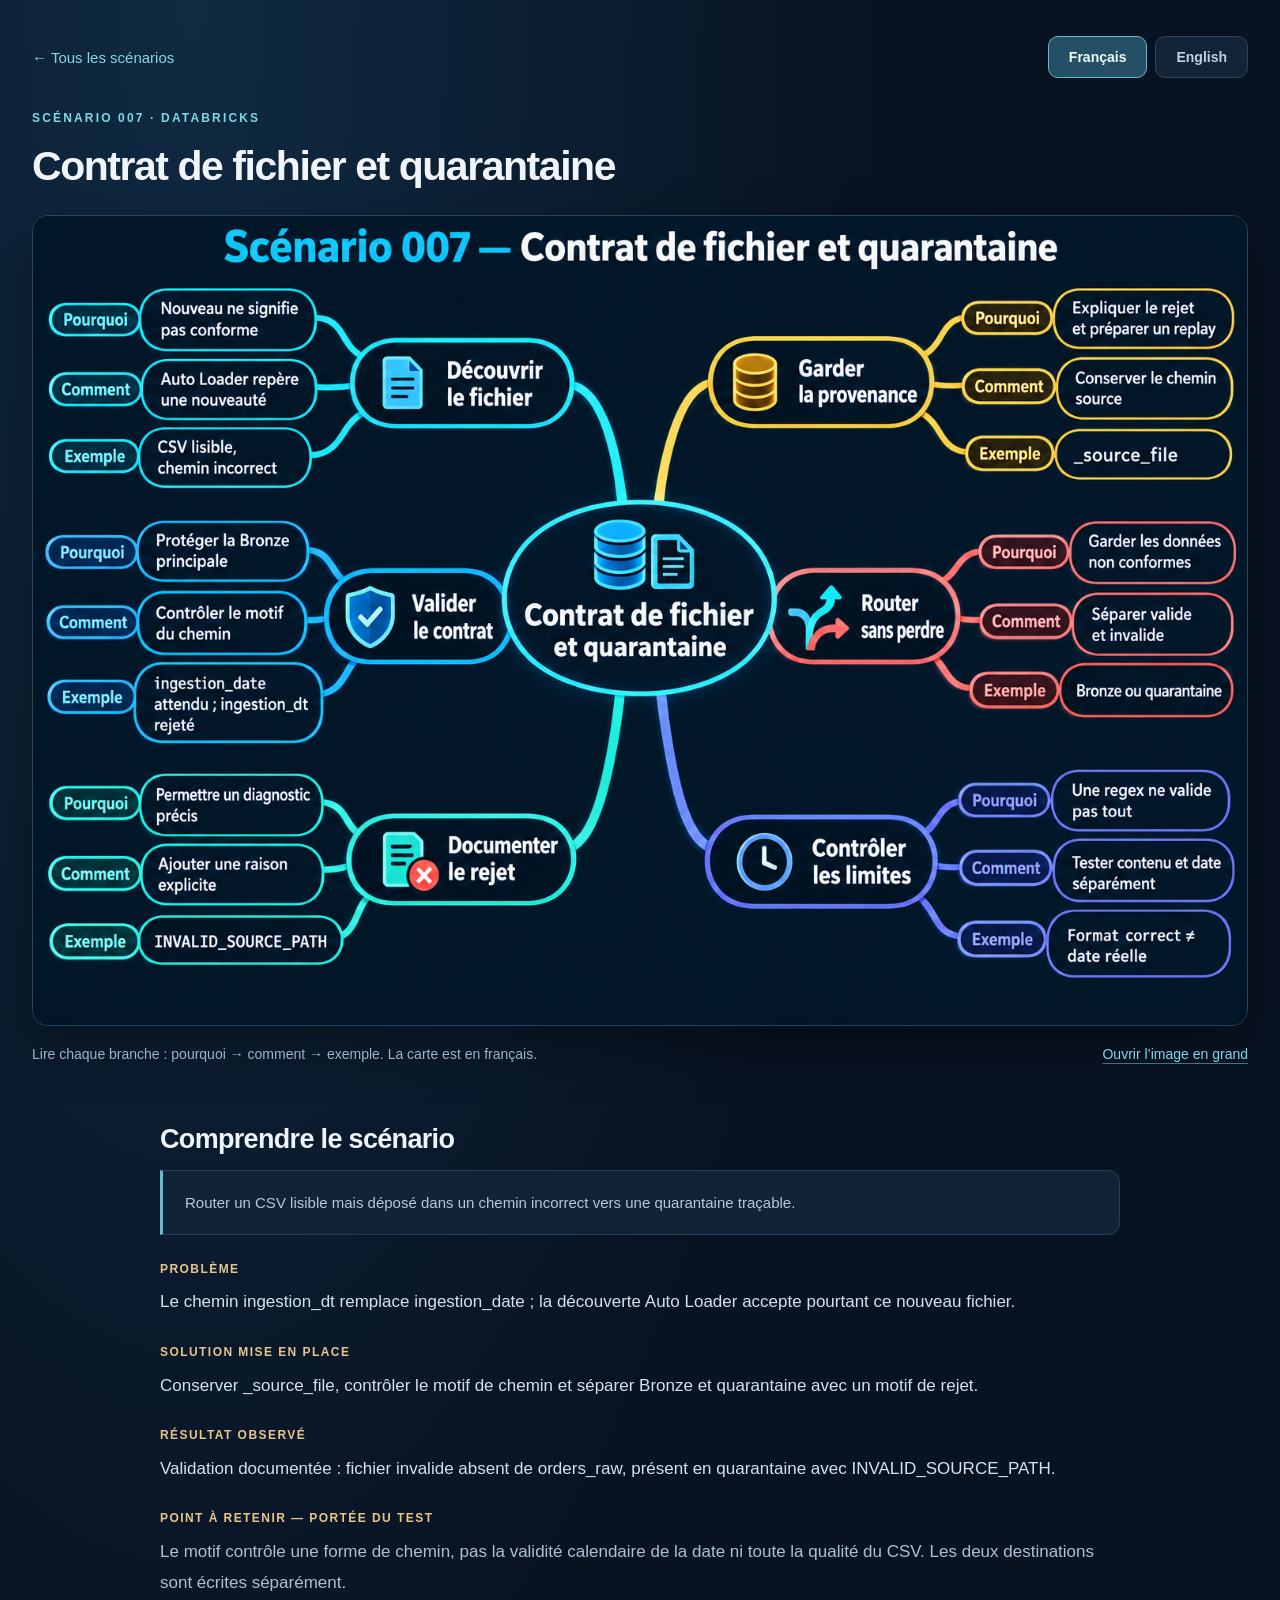
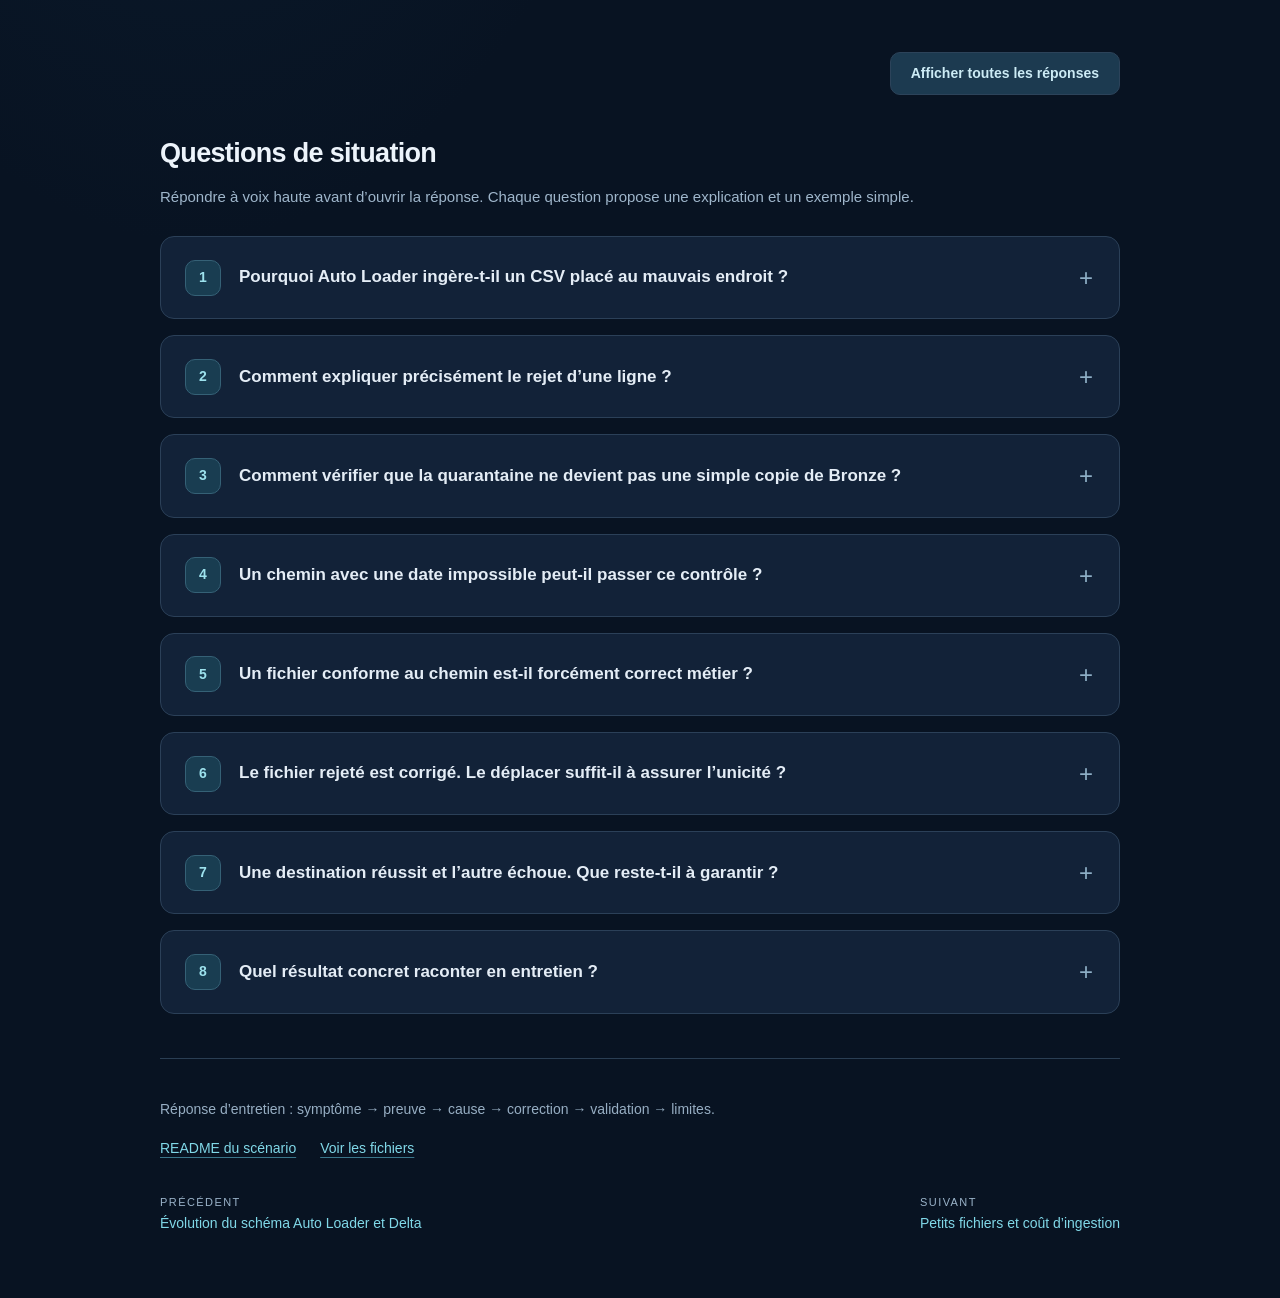
<file: revision/scenario_007.html>
<!doctype html>
<html lang="fr"><head><meta charset="utf-8"><meta name="viewport" content="width=device-width, initial-scale=1">
<title>Contrat de fichier et quarantaine</title><link rel="stylesheet" href="style.css"><script src="portal.js" defer></script></head>
<body><main>
<nav class="topbar" aria-label="Navigation"><a href="index.html" id="home">← Tous les scénarios</a><div class="controls" aria-label="Langue / Language"><button id="fr" aria-pressed="true">Français</button><button id="en" aria-pressed="false">English</button></div></nav>
<div class="eyebrow">SCÉNARIO 007 · DATABRICKS</div><h1 id="title">Contrat de fichier et quarantaine</h1>
<figure id="mindmap"><a href="images/scenario_007.png" id="imageLink" target="_blank" rel="noopener"><img src="images/scenario_007.png" width="1536" height="1024" alt="Mind map : Contrat de fichier et quarantaine. Raisonnement pourquoi, comment et exemple."></a>
<figcaption><span id="mapCaption"></span><a href="images/scenario_007.png" id="fullImage" target="_blank" rel="noopener"></a></figcaption></figure>
<section class="reading"><h2 id="summaryTitle"></h2><p class="scope" id="overview"></p><dl><dt id="problemLabel"></dt><dd id="problem"></dd><dt id="solutionLabel"></dt><dd id="solution"></dd><dt id="resultLabel"></dt><dd id="result"></dd><dt id="limitsLabel"></dt><dd id="limits"></dd></dl></section>
<section class="questions"><div class="controls"><button id="answers" aria-expanded="false"></button></div>
<h2 id="questionsTitle"></h2><p id="instruction"></p><div id="questions"></div>
<footer><p id="practice"></p><div class="sources"><a id="source" href="https://github.com/Adibkhf/databricks-lab-platform/blob/main/scenarios/scenario_007_file_contract/README.md" target="_blank" rel="noopener"></a><a id="code" href="https://github.com/Adibkhf/databricks-lab-platform/tree/main/scenarios/scenario_007_file_contract" target="_blank" rel="noopener"></a></div>
<nav class="pager" aria-label="Autres scénarios"><a id="previous" href="scenario_006.html"></a><a id="next" href="scenario_008.html"></a></nav></footer></section><noscript><p>Activer JavaScript pour consulter les questions bilingues.</p></noscript></main>
<script id="content" type="application/json">{"number": 7, "slug": "scenario_007_file_contract", "category": "ingestion", "title": {"fr": "Contrat de fichier et quarantaine", "en": "File contract and quarantine"}, "summary": {"fr": "Router un CSV lisible mais déposé dans un chemin incorrect vers une quarantaine traçable.", "en": "Route a readable CSV with an invalid source path to a traceable quarantine."}, "problem": {"fr": "Le chemin ingestion_dt remplace ingestion_date ; la découverte Auto Loader accepte pourtant ce nouveau fichier.", "en": "The path uses ingestion_dt instead of ingestion_date; Auto Loader still discovers the new file."}, "solution": {"fr": "Conserver _source_file, contrôler le motif de chemin et séparer Bronze et quarantaine avec un motif de rejet.", "en": "Preserve _source_file, validate its pattern, and split Bronze from quarantine with a rejection reason."}, "result": {"fr": "Validation documentée : fichier invalide absent de orders_raw, présent en quarantaine avec INVALID_SOURCE_PATH.", "en": "Documented validation: invalid file absent from orders_raw and present in quarantine with INVALID_SOURCE_PATH."}, "limits": {"fr": "Le motif contrôle une forme de chemin, pas la validité calendaire de la date ni toute la qualité du CSV. Les deux destinations sont écrites séparément.", "en": "The pattern checks path shape, not calendar validity or all CSV quality. The two destinations are written separately."}, "branches": [["Découvrir le fichier", "Nouveau ne signifie pas conforme", "Auto Loader repère une nouveauté", "CSV lisible, chemin incorrect"], ["Garder la provenance", "Expliquer le rejet et préparer un replay", "Conserver le chemin source", "_source_file"], ["Valider le contrat", "Protéger la Bronze principale", "Contrôler le motif du chemin", "ingestion_date attendu ; ingestion_dt rejeté"], ["Router sans perdre", "Garder les données non conformes", "Séparer valide et invalide", "Bronze ou quarantaine"], ["Documenter le rejet", "Permettre un diagnostic précis", "Ajouter une raison explicite", "INVALID_SOURCE_PATH"], ["Contrôler les limites", "Une regex ne valide pas tout", "Tester contenu et date séparément", "Format correct ≠ date réelle"]], "topics": [{"fr": ["Découverte et contrat", "Pourquoi Auto Loader ingère-t-il un CSV placé au mauvais endroit ?", "Il détecte les fichiers nouveaux sous la racine surveillée. Le contrat de landing doit être contrôlé par le pipeline avant l’écriture Bronze.", "ingestion_dt est découvert mais ne respecte pas ingestion_date."], "en": ["Discovery and contract", "Why does Auto Loader ingest a CSV at the wrong location?", "It discovers new files under the watched root. The pipeline must validate the landing contract before writing Bronze.", "ingestion_dt is discovered but violates ingestion_date."]}, {"fr": ["Provenance", "Comment expliquer précisément le rejet d’une ligne ?", "Conserver le chemin depuis les métadonnées dans _source_file et ajouter _quarantine_reason. L’équipe peut retrouver le fichier et la règle qui a échoué.", "Chemin incorrect + INVALID_SOURCE_PATH."], "en": ["Provenance", "How do you explain a rejection precisely?", "Preserve metadata path in _source_file and add _quarantine_reason. The team can identify the file and failed rule.", "Invalid path + INVALID_SOURCE_PATH."]}, {"fr": ["Routage", "Comment vérifier que la quarantaine ne devient pas une simple copie de Bronze ?", "Chercher le même fichier dans les deux destinations. Pour le fichier invalide testé, aucune ligne dans orders_raw et des lignes en quarantaine sont attendues.", "Fichier invalide : Bronze non ; quarantaine oui."], "en": ["Routing", "How do you verify quarantine is not just a copy of Bronze?", "Look for the same file in both targets. The tested invalid file should have no rows in orders_raw and rows in quarantine.", "Invalid file: Bronze no; quarantine yes."]}, {"fr": ["Regex", "Un chemin avec une date impossible peut-il passer ce contrôle ?", "Oui. Le motif vérifie des chiffres au format AAAA-MM-JJ, pas l’existence de la date. Une validation de calendrier demanderait une règle supplémentaire.", "ingestion_date=2026-99-99 respecte la forme numérique, pas le calendrier."], "en": ["Regex", "Can an impossible date pass this check?", "Yes. The pattern checks digits in YYYY-MM-DD form, not calendar validity. Calendar validation needs another rule.", "ingestion_date=2026-99-99 has the numeric shape, not a valid date."]}, {"fr": ["Qualité", "Un fichier conforme au chemin est-il forcément correct métier ?", "Non. Le contrat de chemin est une condition. Il reste les clés, types, valeurs autorisées et règles de contenu à vérifier.", "orders.csv au bon endroit peut encore contenir un order_id invalide."], "en": ["Quality", "Does a valid path guarantee valid business data?", "No. Path conformity is one condition. Keys, types, allowed values and content rules still need validation.", "orders.csv at the right location can still contain an invalid order_id."]}, {"fr": ["Replay corrigé", "Le fichier rejeté est corrigé. Le déplacer suffit-il à assurer l’unicité ?", "Un nouveau chemin peut être découvert comme un autre fichier. Définir le replay et l’idempotence aval plutôt que supposer que la quarantaine ou le checkpoint déduplique les commandes.", "Même commande dans un chemin corrigé : contrôler sa clé après replay."], "en": ["Corrected replay", "A rejected file is corrected. Does moving it ensure uniqueness?", "A new path can be discovered as another file. Define replay and downstream idempotence instead of assuming quarantine or checkpoint deduplicates orders.", "Same order at a corrected path: verify its key after replay."]}, {"fr": ["Deux écritures", "Une destination réussit et l’autre échoue. Que reste-t-il à garantir ?", "La reprise des deux écritures séparées et l’absence de doublons dans la destination déjà commitée. Le code partagé prévoit des identifiants de transaction ; ce test porte sur le routage.", "Bronze commitée avant une erreur de quarantaine : panne non simulée ici."], "en": ["Two writes", "One destination succeeds and the other fails. What remains to guarantee?", "Recovery of separate writes without duplicates in the committed destination. Shared code has transaction identifiers; this test focuses on routing.", "Bronze commits before a quarantine error: not simulated here."]}, {"fr": ["Preuve", "Quel résultat concret raconter en entretien ?", "Un CSV techniquement valide était accepté avec un mauvais chemin. Après validation du chemin source, le fichier invalide est conservé seulement en quarantaine avec sa raison de rejet.", "Découverte → validation → Bronze ou quarantaine."], "en": ["Evidence", "What concrete result should you present in an interview?", "A technically valid CSV was accepted at an invalid path. After source-path validation, the invalid file is retained only in quarantine with its reason.", "Discovery → validation → Bronze or quarantine."]}], "previous": {"title": {"fr": "Évolution du schéma Auto Loader et Delta", "en": "Auto Loader and Delta schema evolution"}}, "next": {"title": {"fr": "Petits fichiers et coût d’ingestion", "en": "Small files and ingestion cost"}}}</script></body></html>
</file>
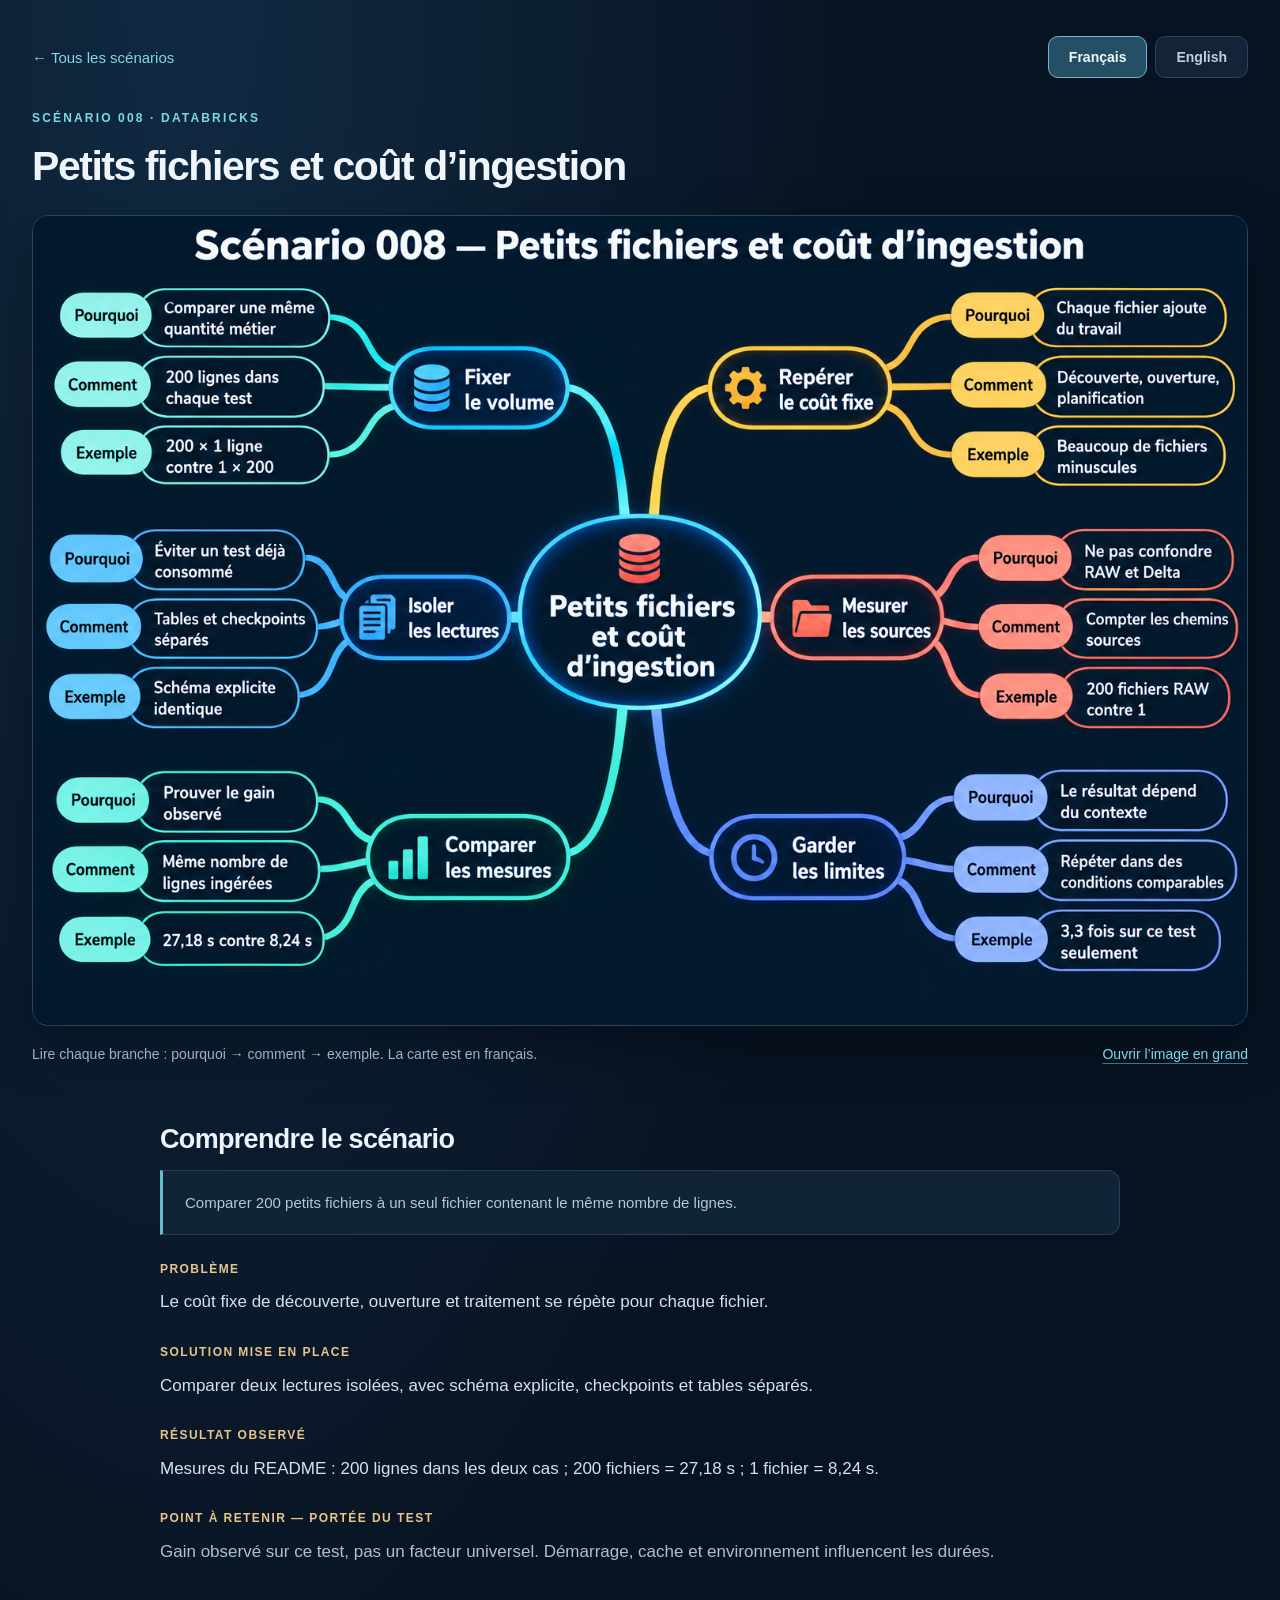
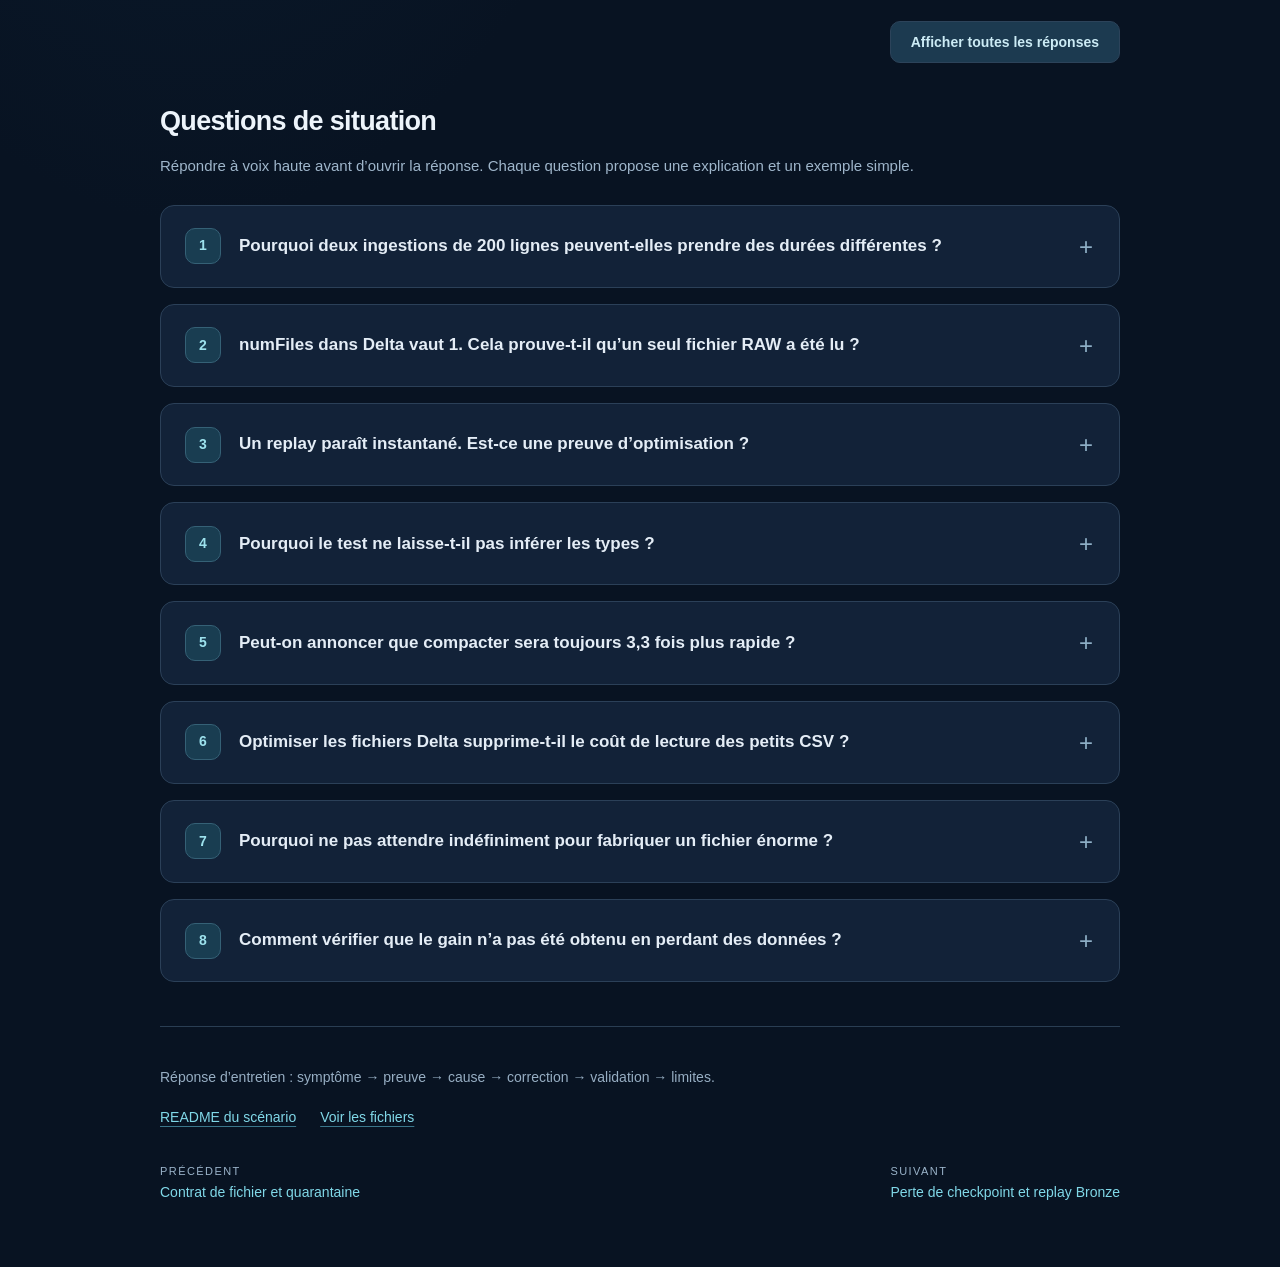
<file: revision/scenario_008.html>
<!doctype html>
<html lang="fr"><head><meta charset="utf-8"><meta name="viewport" content="width=device-width, initial-scale=1">
<title>Petits fichiers et coût d’ingestion</title><link rel="stylesheet" href="style.css"><script src="portal.js" defer></script></head>
<body><main>
<nav class="topbar" aria-label="Navigation"><a href="index.html" id="home">← Tous les scénarios</a><div class="controls" aria-label="Langue / Language"><button id="fr" aria-pressed="true">Français</button><button id="en" aria-pressed="false">English</button></div></nav>
<div class="eyebrow">SCÉNARIO 008 · DATABRICKS</div><h1 id="title">Petits fichiers et coût d’ingestion</h1>
<figure id="mindmap"><a href="images/scenario_008.png" id="imageLink" target="_blank" rel="noopener"><img src="images/scenario_008.png" width="1536" height="1024" alt="Mind map : Petits fichiers et coût d’ingestion. Raisonnement pourquoi, comment et exemple."></a>
<figcaption><span id="mapCaption"></span><a href="images/scenario_008.png" id="fullImage" target="_blank" rel="noopener"></a></figcaption></figure>
<section class="reading"><h2 id="summaryTitle"></h2><p class="scope" id="overview"></p><dl><dt id="problemLabel"></dt><dd id="problem"></dd><dt id="solutionLabel"></dt><dd id="solution"></dd><dt id="resultLabel"></dt><dd id="result"></dd><dt id="limitsLabel"></dt><dd id="limits"></dd></dl></section>
<section class="questions"><div class="controls"><button id="answers" aria-expanded="false"></button></div>
<h2 id="questionsTitle"></h2><p id="instruction"></p><div id="questions"></div>
<footer><p id="practice"></p><div class="sources"><a id="source" href="https://github.com/Adibkhf/databricks-lab-platform/blob/main/scenarios/scenario_008_generate_small_files/README.md" target="_blank" rel="noopener"></a><a id="code" href="https://github.com/Adibkhf/databricks-lab-platform/tree/main/scenarios/scenario_008_generate_small_files" target="_blank" rel="noopener"></a></div>
<nav class="pager" aria-label="Autres scénarios"><a id="previous" href="scenario_007.html"></a><a id="next" href="scenario_010.html"></a></nav></footer></section><noscript><p>Activer JavaScript pour consulter les questions bilingues.</p></noscript></main>
<script id="content" type="application/json">{"number": 8, "slug": "scenario_008_generate_small_files", "category": "performance", "title": {"fr": "Petits fichiers et coût d’ingestion", "en": "Small files and ingestion cost"}, "summary": {"fr": "Comparer 200 petits fichiers à un seul fichier contenant le même nombre de lignes.", "en": "Compare 200 small files with one file containing the same row count."}, "problem": {"fr": "Le coût fixe de découverte, ouverture et traitement se répète pour chaque fichier.", "en": "Discovery, opening and processing overhead is repeated for each file."}, "solution": {"fr": "Comparer deux lectures isolées, avec schéma explicite, checkpoints et tables séparés.", "en": "Compare isolated reads using explicit schema, separate checkpoints and separate tables."}, "result": {"fr": "Mesures du README : 200 lignes dans les deux cas ; 200 fichiers = 27,18 s ; 1 fichier = 8,24 s.", "en": "README measurements: 200 rows in both cases; 200 files = 27.18 s; 1 file = 8.24 s."}, "limits": {"fr": "Gain observé sur ce test, pas un facteur universel. Démarrage, cache et environnement influencent les durées.", "en": "Observed improvement in this test, not a universal factor. Startup, cache and environment affect timings."}, "branches": [["Fixer le volume", "Comparer une même quantité métier", "200 lignes dans chaque test", "200 × 1 ligne contre 1 × 200"], ["Repérer le coût fixe", "Chaque fichier ajoute du travail", "Découverte, ouverture, planification", "Beaucoup de fichiers minuscules"], ["Isoler les lectures", "Éviter un test déjà consommé", "Tables et checkpoints séparés", "Schéma explicite identique"], ["Mesurer les sources", "Ne pas confondre RAW et Delta", "Compter les chemins sources", "200 fichiers RAW contre 1"], ["Comparer les mesures", "Prouver le gain observé", "Même nombre de lignes ingérées", "27,18 s contre 8,24 s"], ["Garder les limites", "Le résultat dépend du contexte", "Répéter dans des conditions comparables", "3,3 fois sur ce test seulement"]], "topics": [{"fr": ["Volume identique", "Pourquoi deux ingestions de 200 lignes peuvent-elles prendre des durées différentes ?", "Le nombre de lignes ne décrit pas le nombre d’ouvertures et de tâches. Beaucoup de fichiers répètent des coûts fixes même si leur contenu total est petit.", "200 fichiers × 1 ligne : 27,18 s ; 1 fichier × 200 : 8,24 s."], "en": ["Same volume", "Why can two 200-row ingestions take different times?", "Row count does not describe file openings or task overhead. Many files repeat fixed costs despite small total content.", "200 one-row files: 27.18 s; one 200-row file: 8.24 s."]}, {"fr": ["Sources et cible", "numFiles dans Delta vaut 1. Cela prouve-t-il qu’un seul fichier RAW a été lu ?", "Non. numFiles décrit les fichiers physiques de la table Delta. Le nombre de sources vient des chemins conservés dans _source_file.", "200 fichiers RAW peuvent produire un autre nombre de fichiers Delta."], "en": ["Source and target", "Delta numFiles equals 1. Does that prove one RAW file was read?", "No. numFiles describes physical Delta table files. Source count comes from paths retained in _source_file.", "200 RAW files can produce a different number of Delta files."]}, {"fr": ["Checkpoint du benchmark", "Un replay paraît instantané. Est-ce une preuve d’optimisation ?", "Pas si le checkpoint a déjà consommé les fichiers. Vérifier que chaque test traite réellement son dataset et conserve 200 lignes de résultat.", "Zéro nouvelle ligne peut expliquer un run rapide."], "en": ["Benchmark checkpoint", "A replay looks instant. Is that evidence of optimization?", "Not if the checkpoint already consumed the files. Verify each test actually processes its dataset and retains 200 result rows.", "Zero new rows can explain a fast run."]}, {"fr": ["Schéma explicite", "Pourquoi le test ne laisse-t-il pas inférer les types ?", "Le code fournit le même schéma pour limiter une différence de travail liée à l’inférence. L’objet de comparaison est surtout la fragmentation en fichiers.", "Même schéma orders dans les deux lecteurs."], "en": ["Explicit schema", "Why avoid type inference in this benchmark?", "Code supplies the same schema to limit work differences from inference. The comparison focuses on file fragmentation.", "Same orders schema in both readers."]}, {"fr": ["Interprétation du gain", "Peut-on annoncer que compacter sera toujours 3,3 fois plus rapide ?", "Non. Ce facteur décrit deux mesures conservées dans le README. Répéter les tests, contrôler démarrage et cache, puis décrire la dispersion avant de généraliser.", "27,18 / 8,24 ≈ 3,3 pour ces runs."], "en": ["Gain interpretation", "Can you claim compaction will always be 3.3 times faster?", "No. That factor describes two README measurements. Repeat tests, control startup and cache, and examine variability before generalizing.", "27.18 / 8.24 ≈ 3.3 for these runs."]}, {"fr": ["Compaction aval", "Optimiser les fichiers Delta supprime-t-il le coût de lecture des petits CSV ?", "Cela agit sur les fichiers de la cible, pas sur les ouvertures des fichiers RAW déjà lus. L’exercice compacte le dataset source pour comparer l’ingestion.", "Optimisation Delta et regroupement RAW sont deux leviers distincts."], "en": ["Downstream compaction", "Does optimizing Delta files remove small CSV reading overhead?", "It changes target files, not openings of RAW files already read. This exercise compacts source data for ingestion comparison.", "Delta optimization and RAW grouping are different controls."]}, {"fr": ["Latence et taille", "Pourquoi ne pas attendre indéfiniment pour fabriquer un fichier énorme ?", "Regrouper les données peut réduire l’overhead, mais attendre augmente la latence de disponibilité. La taille et la fréquence doivent respecter le besoin métier.", "Un fichier toutes les heures peut être trop tard pour un suivi minute par minute."], "en": ["Latency and size", "Why not wait indefinitely to build a huge file?", "Grouping can reduce overhead, but waiting increases availability latency. Size and cadence must fit business needs.", "An hourly file may be too late for minute-level monitoring."]}, {"fr": ["Validation métier", "Comment vérifier que le gain n’a pas été obtenu en perdant des données ?", "Comparer le nombre de lignes et, pour un test renforcé, les clés et valeurs des deux sorties. Le résultat documenté contient 200 lignes dans chaque table.", "Deux sorties de 200 lignes ; conservation des clés à contrôler aussi."], "en": ["Business validation", "How do you check that speed did not come from losing data?", "Compare row counts and, for stronger evidence, keys and values in both outputs. Documented results contain 200 rows in each table.", "Two 200-row outputs; key preservation should also be checked."]}], "previous": {"title": {"fr": "Contrat de fichier et quarantaine", "en": "File contract and quarantine"}}, "next": {"title": {"fr": "Perte de checkpoint et replay Bronze", "en": "Checkpoint loss and Bronze replay"}}}</script></body></html>
</file>
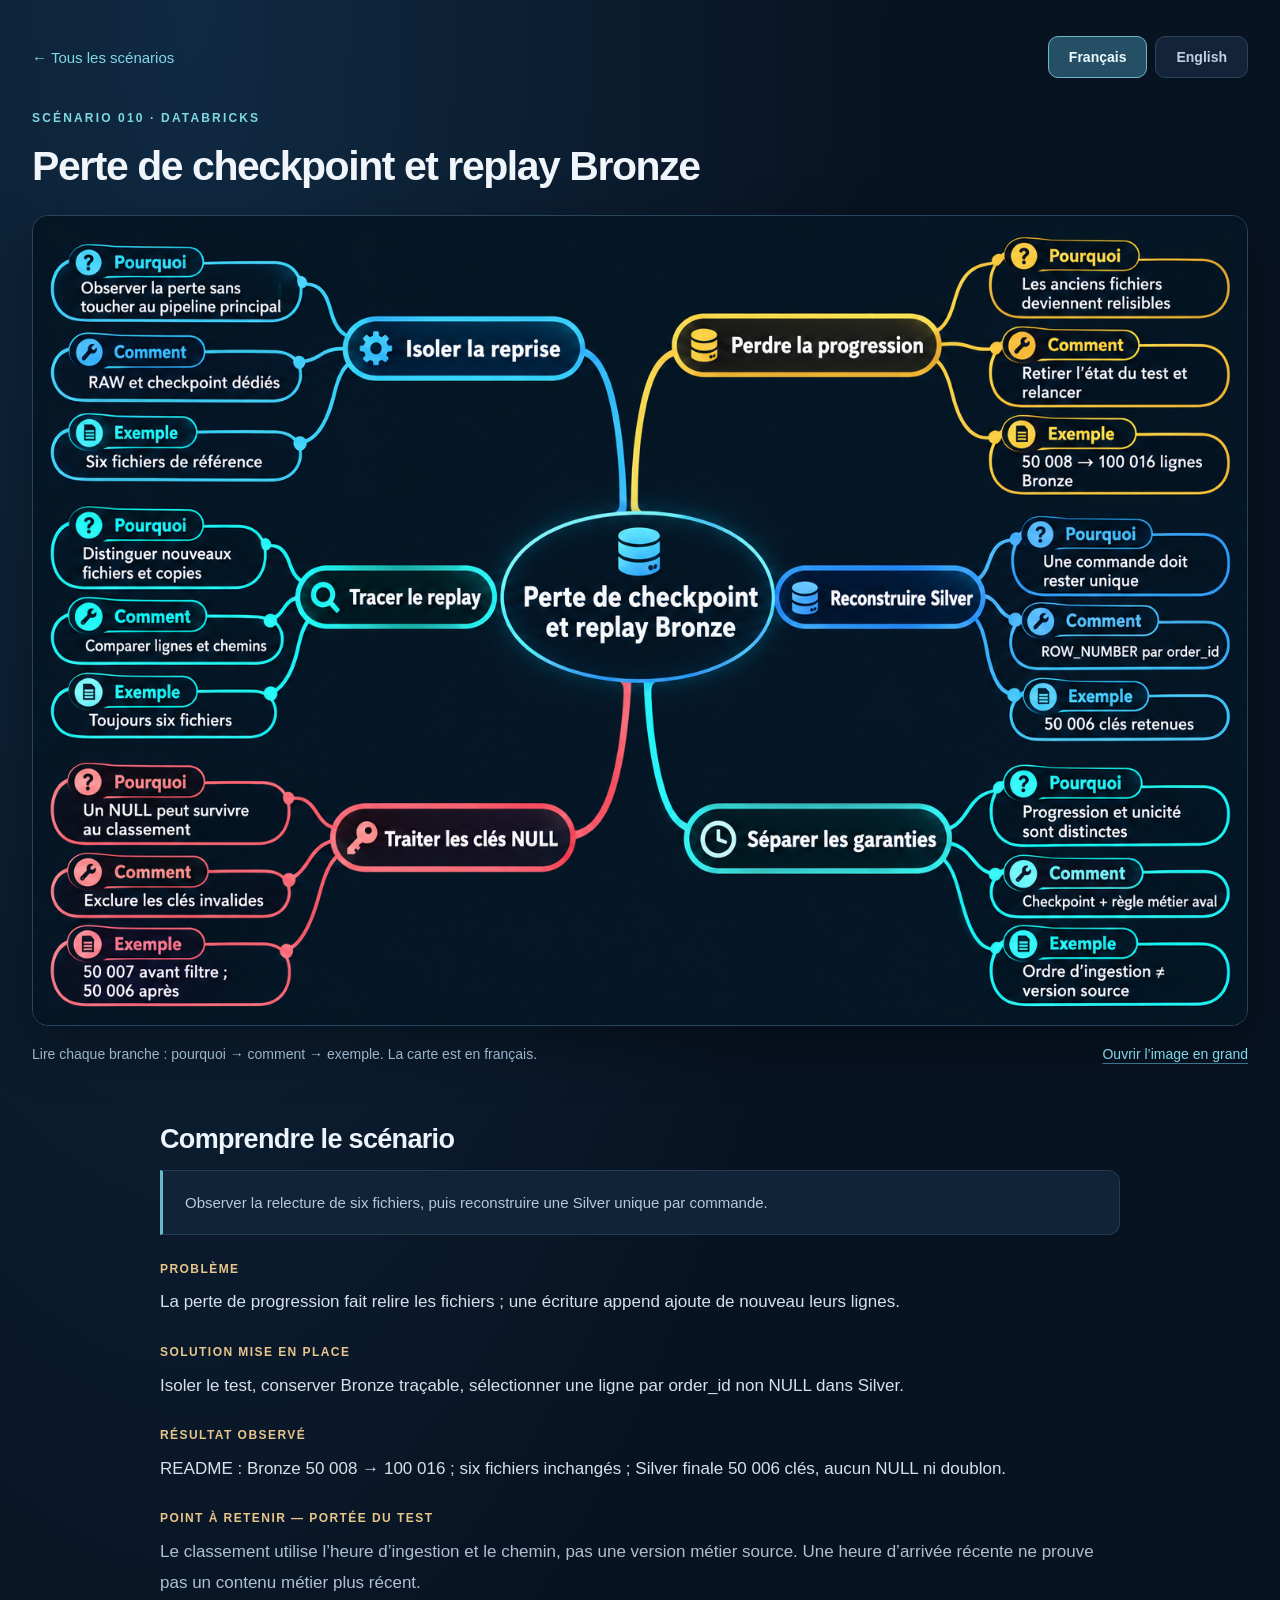
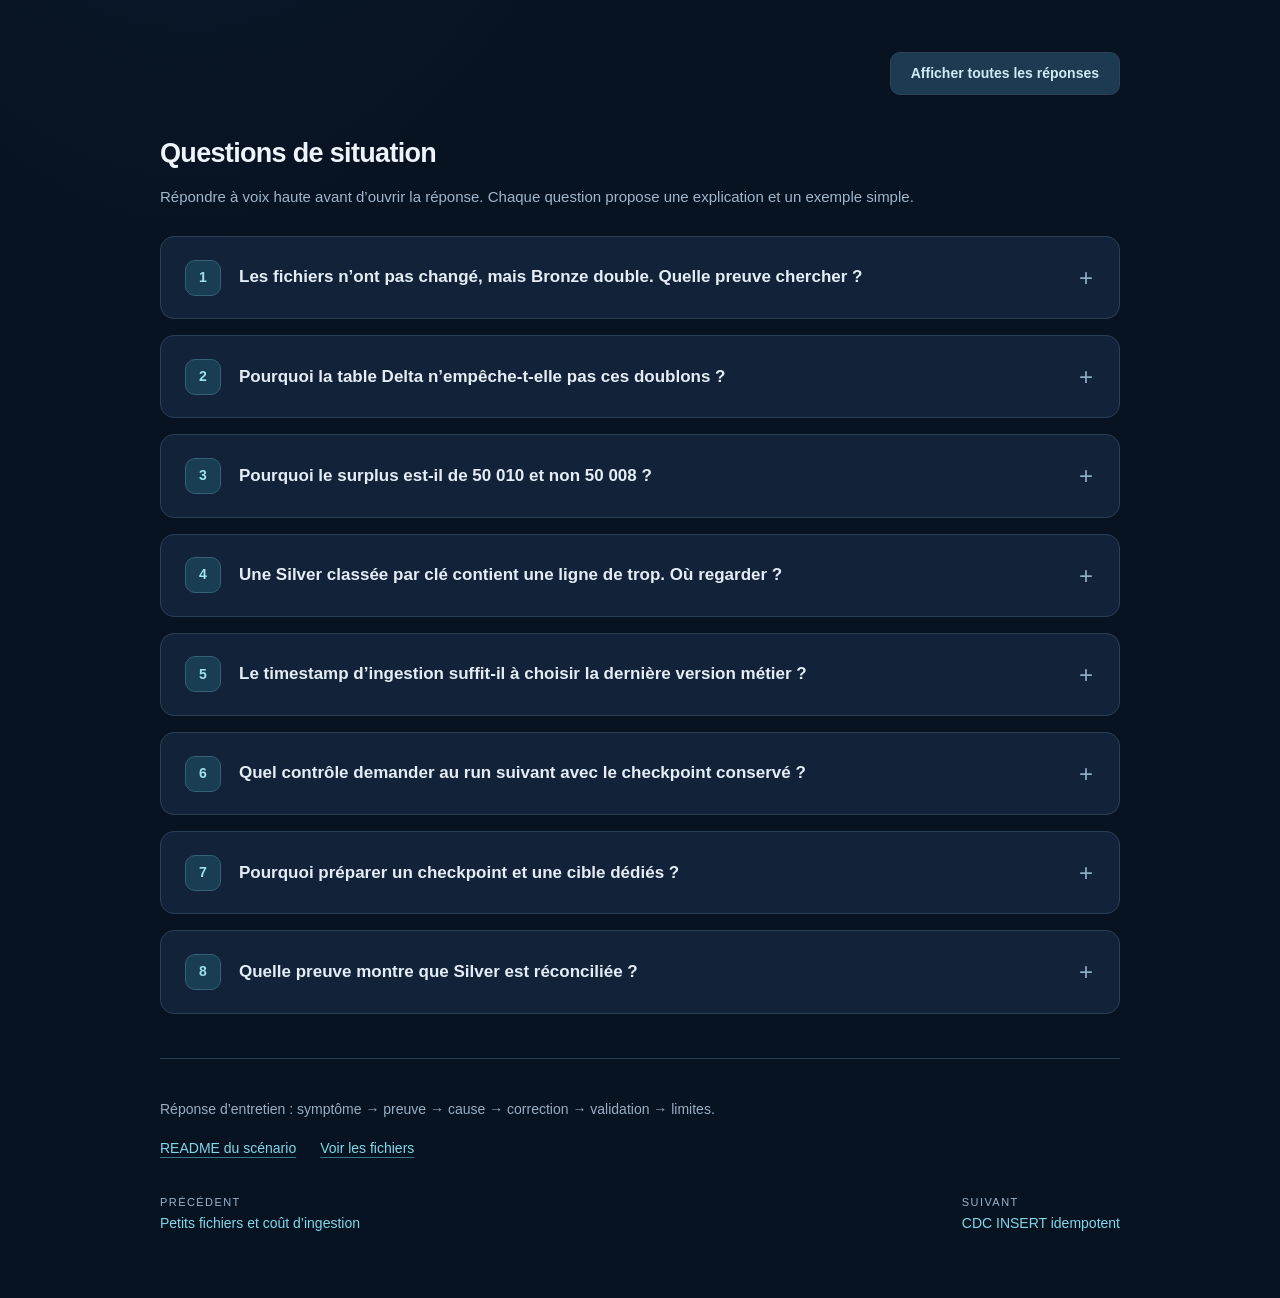
<file: revision/scenario_010.html>
<!doctype html>
<html lang="fr"><head><meta charset="utf-8"><meta name="viewport" content="width=device-width, initial-scale=1">
<title>Perte de checkpoint et replay Bronze</title><link rel="stylesheet" href="style.css"><script src="portal.js" defer></script></head>
<body><main>
<nav class="topbar" aria-label="Navigation"><a href="index.html" id="home">← Tous les scénarios</a><div class="controls" aria-label="Langue / Language"><button id="fr" aria-pressed="true">Français</button><button id="en" aria-pressed="false">English</button></div></nav>
<div class="eyebrow">SCÉNARIO 010 · DATABRICKS</div><h1 id="title">Perte de checkpoint et replay Bronze</h1>
<figure id="mindmap"><a href="images/scenario_010.png" id="imageLink" target="_blank" rel="noopener"><img src="images/scenario_010.png" width="1536" height="1024" alt="Mind map : Perte de checkpoint et replay Bronze. Raisonnement pourquoi, comment et exemple."></a>
<figcaption><span id="mapCaption"></span><a href="images/scenario_010.png" id="fullImage" target="_blank" rel="noopener"></a></figcaption></figure>
<section class="reading"><h2 id="summaryTitle"></h2><p class="scope" id="overview"></p><dl><dt id="problemLabel"></dt><dd id="problem"></dd><dt id="solutionLabel"></dt><dd id="solution"></dd><dt id="resultLabel"></dt><dd id="result"></dd><dt id="limitsLabel"></dt><dd id="limits"></dd></dl></section>
<section class="questions"><div class="controls"><button id="answers" aria-expanded="false"></button></div>
<h2 id="questionsTitle"></h2><p id="instruction"></p><div id="questions"></div>
<footer><p id="practice"></p><div class="sources"><a id="source" href="https://github.com/Adibkhf/databricks-lab-platform/blob/main/scenarios/scenario_010_suppression_du_checkpoint_auto_loader/README.md" target="_blank" rel="noopener"></a><a id="code" href="https://github.com/Adibkhf/databricks-lab-platform/tree/main/scenarios/scenario_010_suppression_du_checkpoint_auto_loader" target="_blank" rel="noopener"></a></div>
<nav class="pager" aria-label="Autres scénarios"><a id="previous" href="scenario_008.html"></a><a id="next" href="scenario_011.html"></a></nav></footer></section><noscript><p>Activer JavaScript pour consulter les questions bilingues.</p></noscript></main>
<script id="content" type="application/json">{"number": 10, "slug": "scenario_010_suppression_du_checkpoint_auto_loader", "category": "replay", "title": {"fr": "Perte de checkpoint et replay Bronze", "en": "Checkpoint loss and Bronze replay"}, "summary": {"fr": "Observer la relecture de six fichiers, puis reconstruire une Silver unique par commande.", "en": "Observe six files replayed, then rebuild Silver with one row per order."}, "problem": {"fr": "La perte de progression fait relire les fichiers ; une écriture append ajoute de nouveau leurs lignes.", "en": "Lost progress causes files to be reread; append writes their rows again."}, "solution": {"fr": "Isoler le test, conserver Bronze traçable, sélectionner une ligne par order_id non NULL dans Silver.", "en": "Isolate the test, retain traceable Bronze, and select one row per non-NULL order_id in Silver."}, "result": {"fr": "README : Bronze 50 008 → 100 016 ; six fichiers inchangés ; Silver finale 50 006 clés, aucun NULL ni doublon.", "en": "README: Bronze 50,008 → 100,016; same six files; final Silver 50,006 keys, no NULLs or duplicates."}, "limits": {"fr": "Le classement utilise l’heure d’ingestion et le chemin, pas une version métier source. Une heure d’arrivée récente ne prouve pas un contenu métier plus récent.", "en": "Ranking uses ingestion time and path, not source business version. Recent arrival does not prove newer business content."}, "branches": [["Isoler la reprise", "Observer la perte sans toucher au pipeline principal", "RAW et checkpoint dédiés", "Six fichiers de référence"], ["Perdre la progression", "Les anciens fichiers deviennent relisibles", "Retirer l’état du test et relancer", "50 008 → 100 016 lignes Bronze"], ["Tracer le replay", "Distinguer nouveaux fichiers et copies", "Comparer lignes et chemins", "Toujours six fichiers"], ["Reconstruire Silver", "Une commande doit rester unique", "ROW_NUMBER par order_id", "50 006 clés retenues"], ["Traiter les clés NULL", "Un NULL peut survivre au classement", "Exclure les clés invalides", "50 007 avant filtre ; 50 006 après"], ["Séparer les garanties", "Progression et unicité sont distinctes", "Checkpoint + règle métier aval", "Ordre d’ingestion ≠ version source"]], "topics": [{"fr": ["Cause du doublement", "Les fichiers n’ont pas changé, mais Bronze double. Quelle preuve chercher ?", "Vérifier la perte du checkpoint et le mode append. Les six sources sont les mêmes ; leurs 50 008 lignes ont été ajoutées une deuxième fois.", "50 008 + 50 008 = 100 016 ; six fichiers."], "en": ["Doubling cause", "Files are unchanged, but Bronze doubles. What evidence do you inspect?", "Check checkpoint loss and append writes. The same six sources had their 50,008 rows added again.", "50,008 + 50,008 = 100,016; six files."]}, {"fr": ["Atomicité et métier", "Pourquoi la table Delta n’empêche-t-elle pas ces doublons ?", "Un append valide peut ajouter les mêmes valeurs. Un commit cohérent ne constitue pas une contrainte d’unicité sur order_id.", "Deux commits append peuvent contenir les mêmes commandes."], "en": ["Atomicity and business", "Why does Delta not prevent these duplicates?", "A valid append can add identical values. A consistent commit is not a uniqueness constraint on order_id.", "Two append commits can contain the same orders."]}, {"fr": ["Surplus de lignes", "Pourquoi le surplus est-il de 50 010 et non 50 008 ?", "Le calcul global inclut le surplus déjà présent dans la baseline. COUNT(DISTINCT) ignore aussi les NULL : inspecter les clés invalides avant de qualifier tout surplus de doublon métier.", "100 016 − 50 006 = 50 010 ; baseline avait déjà un surplus de 2."], "en": ["Excess rows", "Why is row excess 50,010 rather than 50,008?", "The global calculation includes baseline excess. COUNT(DISTINCT) also ignores NULLs: inspect invalid keys before calling every excess row a business duplicate.", "100,016 − 50,006 = 50,010; baseline already had excess 2."]}, {"fr": ["Clé NULL", "Une Silver classée par clé contient une ligne de trop. Où regarder ?", "ROW_NUMBER crée aussi une partition pour les clés NULL, alors que COUNT(DISTINCT order_id) les ignore. Le SQL exclut explicitement les order_id NULL avant le classement.", "50 007 lignes mais 50 006 clés ; après filtre : 50 006."], "en": ["NULL key", "A key-ranked Silver contains one extra row. What do you inspect?", "ROW_NUMBER also creates a NULL-key partition, while COUNT(DISTINCT order_id) ignores NULLs. SQL explicitly excludes NULL keys before ranking.", "50,007 rows but 50,006 keys; after filtering: 50,006."]}, {"fr": ["Choix de version", "Le timestamp d’ingestion suffit-il à choisir la dernière version métier ?", "Non. Le scénario utilise ce classement pour dédupliquer le replay de fichiers. Pour des changements CDC hors ordre, il faudrait une version source et une règle de conflit.", "Un ancien état reçu aujourd’hui a un timestamp récent mais un contenu ancien."], "en": ["Version selection", "Does ingestion timestamp identify the latest business version?", "No. This exercise uses it to deduplicate file replay. Out-of-order CDC changes need source versions and conflict rules.", "An old state arriving today has a recent timestamp but old content."]}, {"fr": ["Checkpoint reconstruit", "Quel contrôle demander au run suivant avec le checkpoint conservé ?", "Vérifier que Bronze ne grossit plus sans nouveau fichier. Le README donne ce contrôle comme attendu après reconstruction ; ne pas le présenter comme une nouvelle mesure de ce portail.", "Attendu : rester à 100 016, pas passer à 150 024."], "en": ["Rebuilt checkpoint", "What should the next run with retained checkpoint verify?", "Check that Bronze does not grow without new files. The README specifies this expected check after reconstruction; this portal does not claim a new measurement.", "Expected: remain at 100,016, not reach 150,024."]}, {"fr": ["Isolation", "Pourquoi préparer un checkpoint et une cible dédiés ?", "La perte de progression change les volumes et peut déclencher un replay complet. L’exercice isole les objets pour rendre l’incident observable sans altérer le flux principal.", "Checkpoint du scénario et table scenario_010 distincts."], "en": ["Isolation", "Why use a dedicated checkpoint and target?", "Progress loss changes volumes and can trigger full replay. Dedicated objects make the incident observable without changing the main flow.", "Scenario checkpoint and scenario_010 table are separate."]}, {"fr": ["Preuve aval", "Quelle preuve montre que Silver est réconciliée ?", "Comparer lignes, clés distinctes, NULL et quelques valeurs. Le résultat documenté est 50 006 lignes pour autant de clés, sans NULL ni doublon.", "Silver : lignes = clés distinctes = 50 006."], "en": ["Downstream proof", "What evidence shows Silver is reconciled?", "Compare rows, distinct keys, NULLs and sampled values. Documented output has 50,006 rows and keys, with no NULLs or duplicates.", "Silver: rows = distinct keys = 50,006."]}], "previous": {"title": {"fr": "Petits fichiers et coût d’ingestion", "en": "Small files and ingestion cost"}}, "next": {"title": {"fr": "CDC INSERT idempotent", "en": "Idempotent INSERT CDC"}}}</script></body></html>
</file>
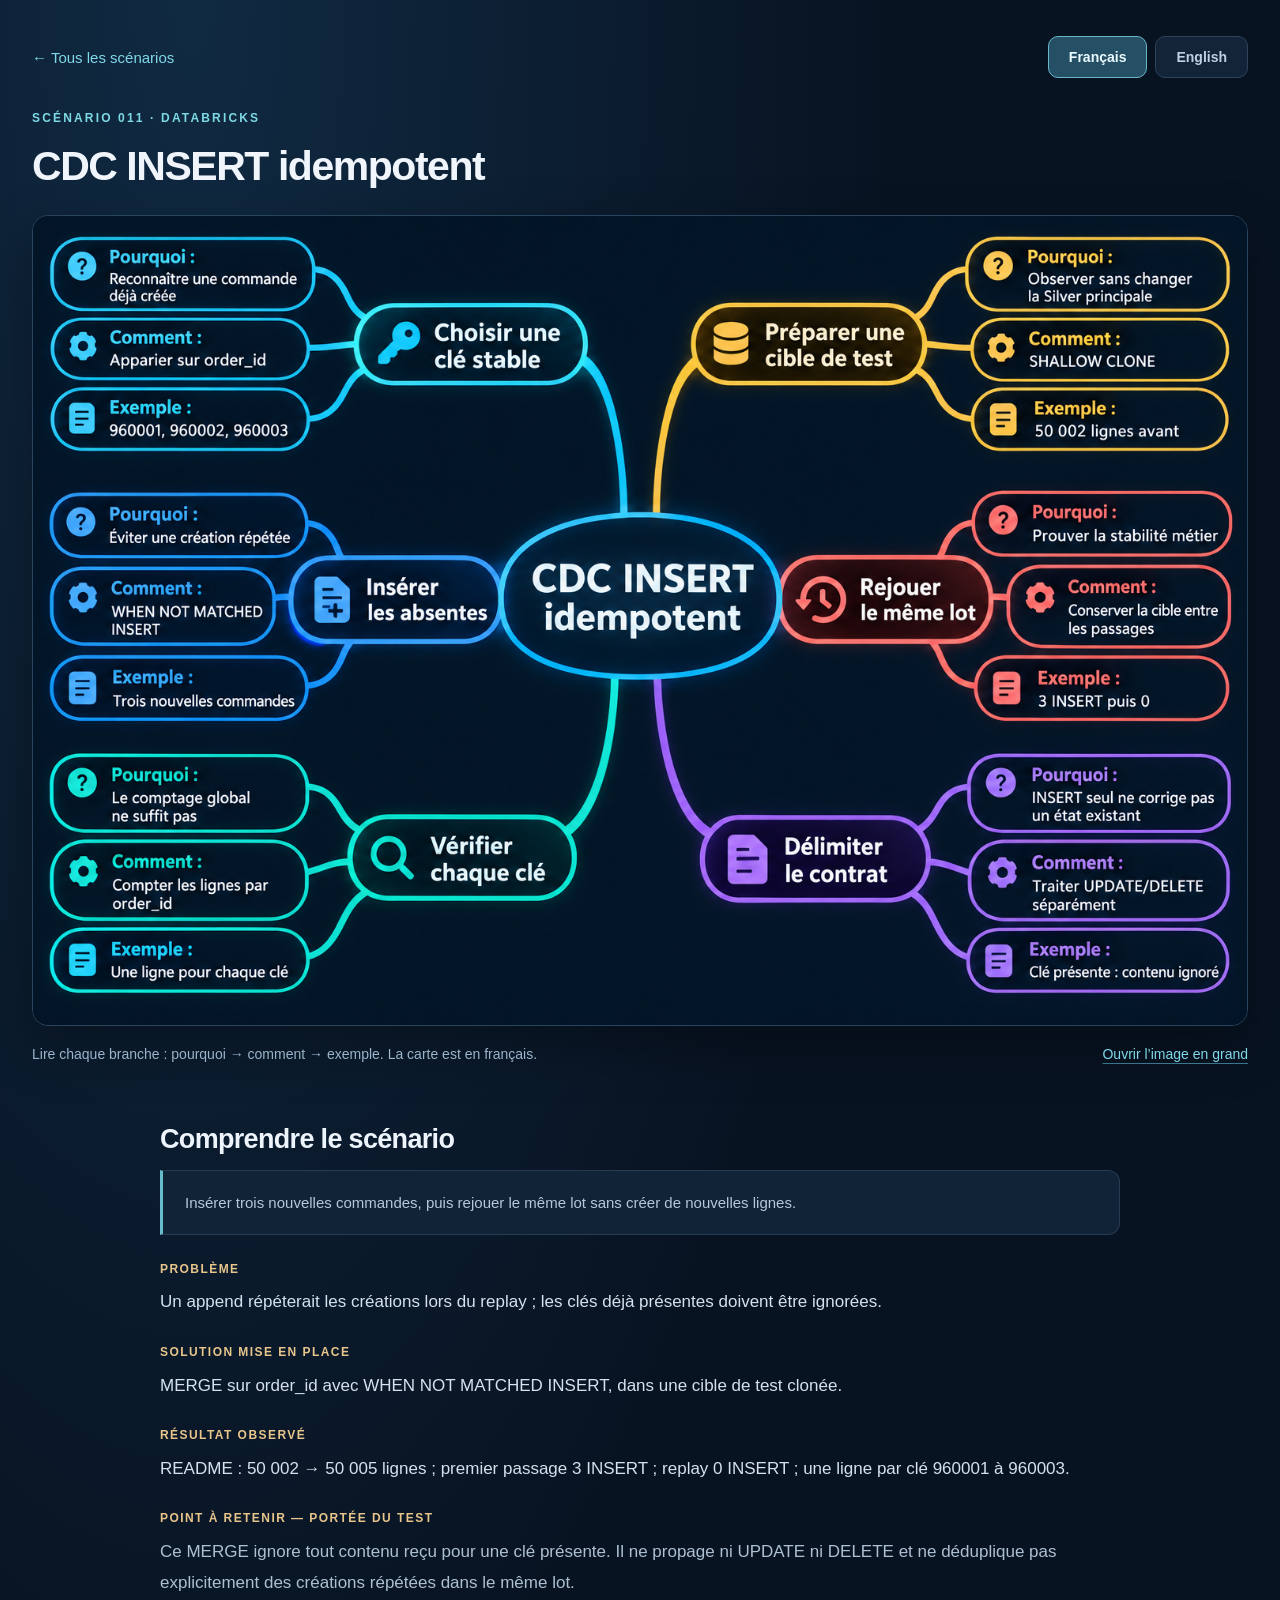
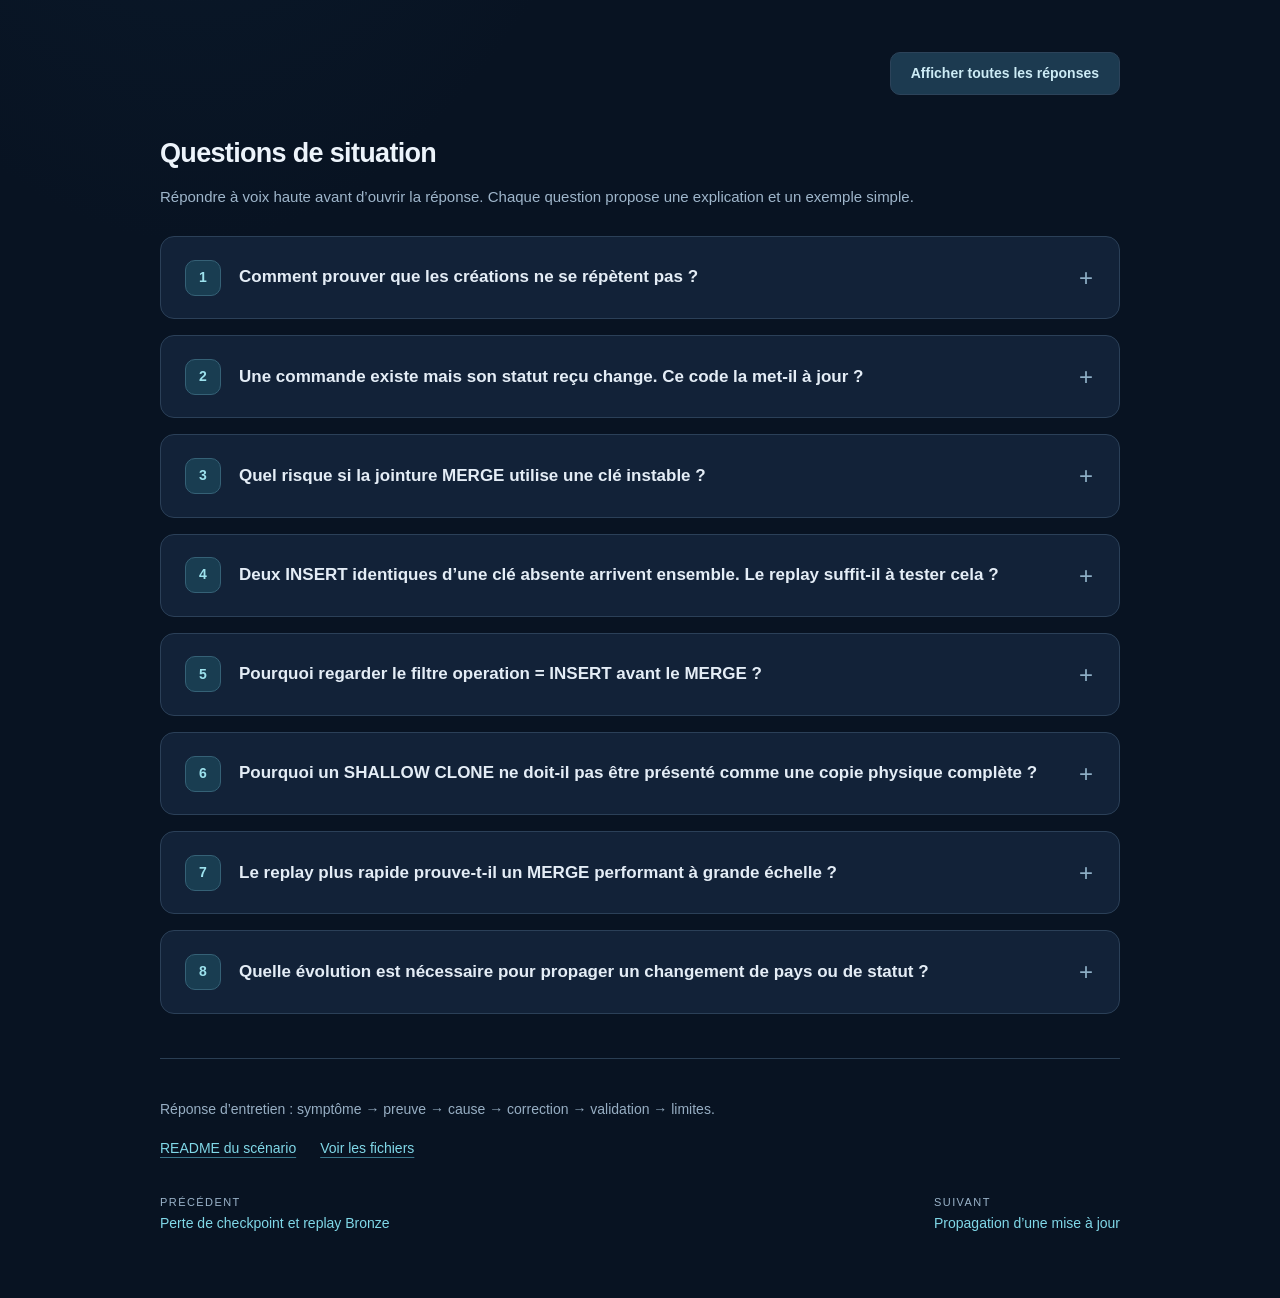
<file: revision/scenario_011.html>
<!doctype html>
<html lang="fr"><head><meta charset="utf-8"><meta name="viewport" content="width=device-width, initial-scale=1">
<title>CDC INSERT idempotent</title><link rel="stylesheet" href="style.css"><script src="portal.js" defer></script></head>
<body><main>
<nav class="topbar" aria-label="Navigation"><a href="index.html" id="home">← Tous les scénarios</a><div class="controls" aria-label="Langue / Language"><button id="fr" aria-pressed="true">Français</button><button id="en" aria-pressed="false">English</button></div></nav>
<div class="eyebrow">SCÉNARIO 011 · DATABRICKS</div><h1 id="title">CDC INSERT idempotent</h1>
<figure id="mindmap"><a href="images/scenario_011.png" id="imageLink" target="_blank" rel="noopener"><img src="images/scenario_011.png" width="1536" height="1024" alt="Mind map : CDC INSERT idempotent. Raisonnement pourquoi, comment et exemple."></a>
<figcaption><span id="mapCaption"></span><a href="images/scenario_011.png" id="fullImage" target="_blank" rel="noopener"></a></figcaption></figure>
<section class="reading"><h2 id="summaryTitle"></h2><p class="scope" id="overview"></p><dl><dt id="problemLabel"></dt><dd id="problem"></dd><dt id="solutionLabel"></dt><dd id="solution"></dd><dt id="resultLabel"></dt><dd id="result"></dd><dt id="limitsLabel"></dt><dd id="limits"></dd></dl></section>
<section class="questions"><div class="controls"><button id="answers" aria-expanded="false"></button></div>
<h2 id="questionsTitle"></h2><p id="instruction"></p><div id="questions"></div>
<footer><p id="practice"></p><div class="sources"><a id="source" href="https://github.com/Adibkhf/databricks-lab-platform/blob/main/scenarios/scenario_011_appliquer_uniquement_les_nouveaux_enregistrements/README.md" target="_blank" rel="noopener"></a><a id="code" href="https://github.com/Adibkhf/databricks-lab-platform/tree/main/scenarios/scenario_011_appliquer_uniquement_les_nouveaux_enregistrements" target="_blank" rel="noopener"></a></div>
<nav class="pager" aria-label="Autres scénarios"><a id="previous" href="scenario_010.html"></a><a id="next" href="scenario_012.html"></a></nav></footer></section><noscript><p>Activer JavaScript pour consulter les questions bilingues.</p></noscript></main>
<script id="content" type="application/json">{"number": 11, "slug": "scenario_011_appliquer_uniquement_les_nouveaux_enregistrements", "category": "cdc", "title": {"fr": "CDC INSERT idempotent", "en": "Idempotent INSERT CDC"}, "summary": {"fr": "Insérer trois nouvelles commandes, puis rejouer le même lot sans créer de nouvelles lignes.", "en": "Insert three new orders, then replay the same batch without adding rows."}, "problem": {"fr": "Un append répéterait les créations lors du replay ; les clés déjà présentes doivent être ignorées.", "en": "Append would repeat creations on replay; existing keys must be ignored."}, "solution": {"fr": "MERGE sur order_id avec WHEN NOT MATCHED INSERT, dans une cible de test clonée.", "en": "MERGE on order_id using WHEN NOT MATCHED INSERT in a cloned test target."}, "result": {"fr": "README : 50 002 → 50 005 lignes ; premier passage 3 INSERT ; replay 0 INSERT ; une ligne par clé 960001 à 960003.", "en": "README: 50,002 → 50,005 rows; first pass 3 INSERTs; replay 0 INSERTs; one row per key 960001–960003."}, "limits": {"fr": "Ce MERGE ignore tout contenu reçu pour une clé présente. Il ne propage ni UPDATE ni DELETE et ne déduplique pas explicitement des créations répétées dans le même lot.", "en": "This MERGE ignores incoming content for existing keys. It handles neither UPDATE nor DELETE and does not explicitly deduplicate repeated creations within one batch."}, "branches": [["Choisir une clé stable", "Reconnaître une commande déjà créée", "Apparier sur order_id", "960001, 960002, 960003"], ["Préparer une cible de test", "Observer sans changer la Silver principale", "SHALLOW CLONE", "50 002 lignes avant"], ["Insérer les absentes", "Éviter une création répétée", "WHEN NOT MATCHED INSERT", "Trois nouvelles commandes"], ["Rejouer le même lot", "Prouver la stabilité métier", "Conserver la cible entre les passages", "3 INSERT puis 0"], ["Vérifier chaque clé", "Le comptage global ne suffit pas", "Compter les lignes par order_id", "Une ligne pour chaque clé"], ["Délimiter le contrat", "INSERT seul ne corrige pas un état existant", "Traiter UPDATE/DELETE séparément", "Clé présente : contenu ignoré"]], "topics": [{"fr": ["Replay", "Comment prouver que les créations ne se répètent pas ?", "Rejouer exactement le même lot sans réinitialiser la cible. Contrôler les métriques MERGE et une ligne pour chaque clé.", "Premier passage : 3 INSERT ; replay : 0."], "en": ["Replay", "How do you prove creations are not repeated?", "Replay the same batch without resetting the target. Inspect MERGE metrics and one row per key.", "First pass: 3 INSERTs; replay: 0."]}, {"fr": ["Contenu existant", "Une commande existe mais son statut reçu change. Ce code la met-il à jour ?", "Non. Il ne contient que WHEN NOT MATCHED INSERT. Une clé correspondante ne déclenche aucune modification, même avec un nouveau statut.", "960001 déjà présente : un nouveau statut est ignoré."], "en": ["Existing content", "An order exists but incoming status changes. Does this code update it?", "No. It only uses WHEN NOT MATCHED INSERT. A matched key triggers no change, even with a new status.", "Existing 960001: a new status is ignored."]}, {"fr": ["Clé correcte", "Quel risque si la jointure MERGE utilise une clé instable ?", "Le même événement peut être vu comme une nouvelle création. Choisir une clé métier stable et contrôler les doublons déjà présents.", "Changer l’identifiant technique à chaque retry ferait de nouvelles clés."], "en": ["Correct key", "What happens if MERGE uses an unstable key?", "The same event can appear to be a new creation. Use a stable business key and inspect existing duplicates.", "A new technical ID on every retry would create new keys."]}, {"fr": ["Doublon dans le lot", "Deux INSERT identiques d’une clé absente arrivent ensemble. Le replay suffit-il à tester cela ?", "Non. Le replay se produit après la création. Ce code ne normalise pas explicitement deux créations dans un même lot ; un test dédié et une déduplication source sont nécessaires.", "Deux lignes pour une clé encore absente : cas non testé ici."], "en": ["Duplicate in batch", "Two identical INSERTs for a missing key arrive together. Does replay test that?", "No. Replay occurs after creation. This code does not explicitly normalize duplicates within one batch; a dedicated test and source deduplication are needed.", "Two rows for a still-missing key: not tested here."]}, {"fr": ["Source filtrée", "Pourquoi regarder le filtre operation = INSERT avant le MERGE ?", "Les autres opérations ne font pas partie du traitement. Un DELETE dans Bronze n’est pas appliqué par ce script.", "Source filtrée INSERT ; aucun whenMatchedDelete."], "en": ["Filtered source", "Why inspect operation = INSERT before MERGE?", "Other operations are outside this processing contract. A DELETE in Bronze is not applied by this script.", "INSERT-filtered source; no whenMatchedDelete."]}, {"fr": ["Cible clonée", "Pourquoi un SHALLOW CLONE ne doit-il pas être présenté comme une copie physique complète ?", "La cible permet des modifications logiques isolées, mais partage initialement des fichiers de données avec sa source. Le choix réduit la copie, pas toutes les dépendances de stockage.", "Table de test distincte ; fichiers initiaux référencés."], "en": ["Cloned target", "Why is SHALLOW CLONE not a full physical copy?", "The target allows isolated logical changes but initially references source data files. It reduces copying, not all storage dependencies.", "Separate test table; initial files are referenced."]}, {"fr": ["Durées", "Le replay plus rapide prouve-t-il un MERGE performant à grande échelle ?", "Non. Il n’insère aucune ligne et le contexte peut être chaud. Les durées du README décrivent ces deux passages, pas tous les volumes.", "12,82 s avec 3 INSERT ; 2,41 s avec 0 INSERT."], "en": ["Timings", "Does faster replay prove large-scale MERGE performance?", "No. It inserts nothing and may run in a warm environment. README timings describe those passes, not every volume.", "12.82 s with 3 INSERTs; 2.41 s with 0."]}, {"fr": ["Transition vers UPDATE", "Quelle évolution est nécessaire pour propager un changement de pays ou de statut ?", "Ajouter une action pour les clés correspondantes, sélectionner une version source et contrôler qu’elle est plus récente que la cible. C’est l’objet du scénario suivant.", "Une clé existante demande WHEN MATCHED UPDATE avec une règle de version."], "en": ["Transition to UPDATE", "What is needed to propagate a country or status change?", "Add a matched-key action, select source versions and verify they are newer than the target. That is the next CDC scenario.", "An existing key needs WHEN MATCHED UPDATE with a version rule."]}], "previous": {"title": {"fr": "Perte de checkpoint et replay Bronze", "en": "Checkpoint loss and Bronze replay"}}, "next": {"title": {"fr": "Propagation d’une mise à jour", "en": "Propagating an update"}}}</script></body></html>
</file>
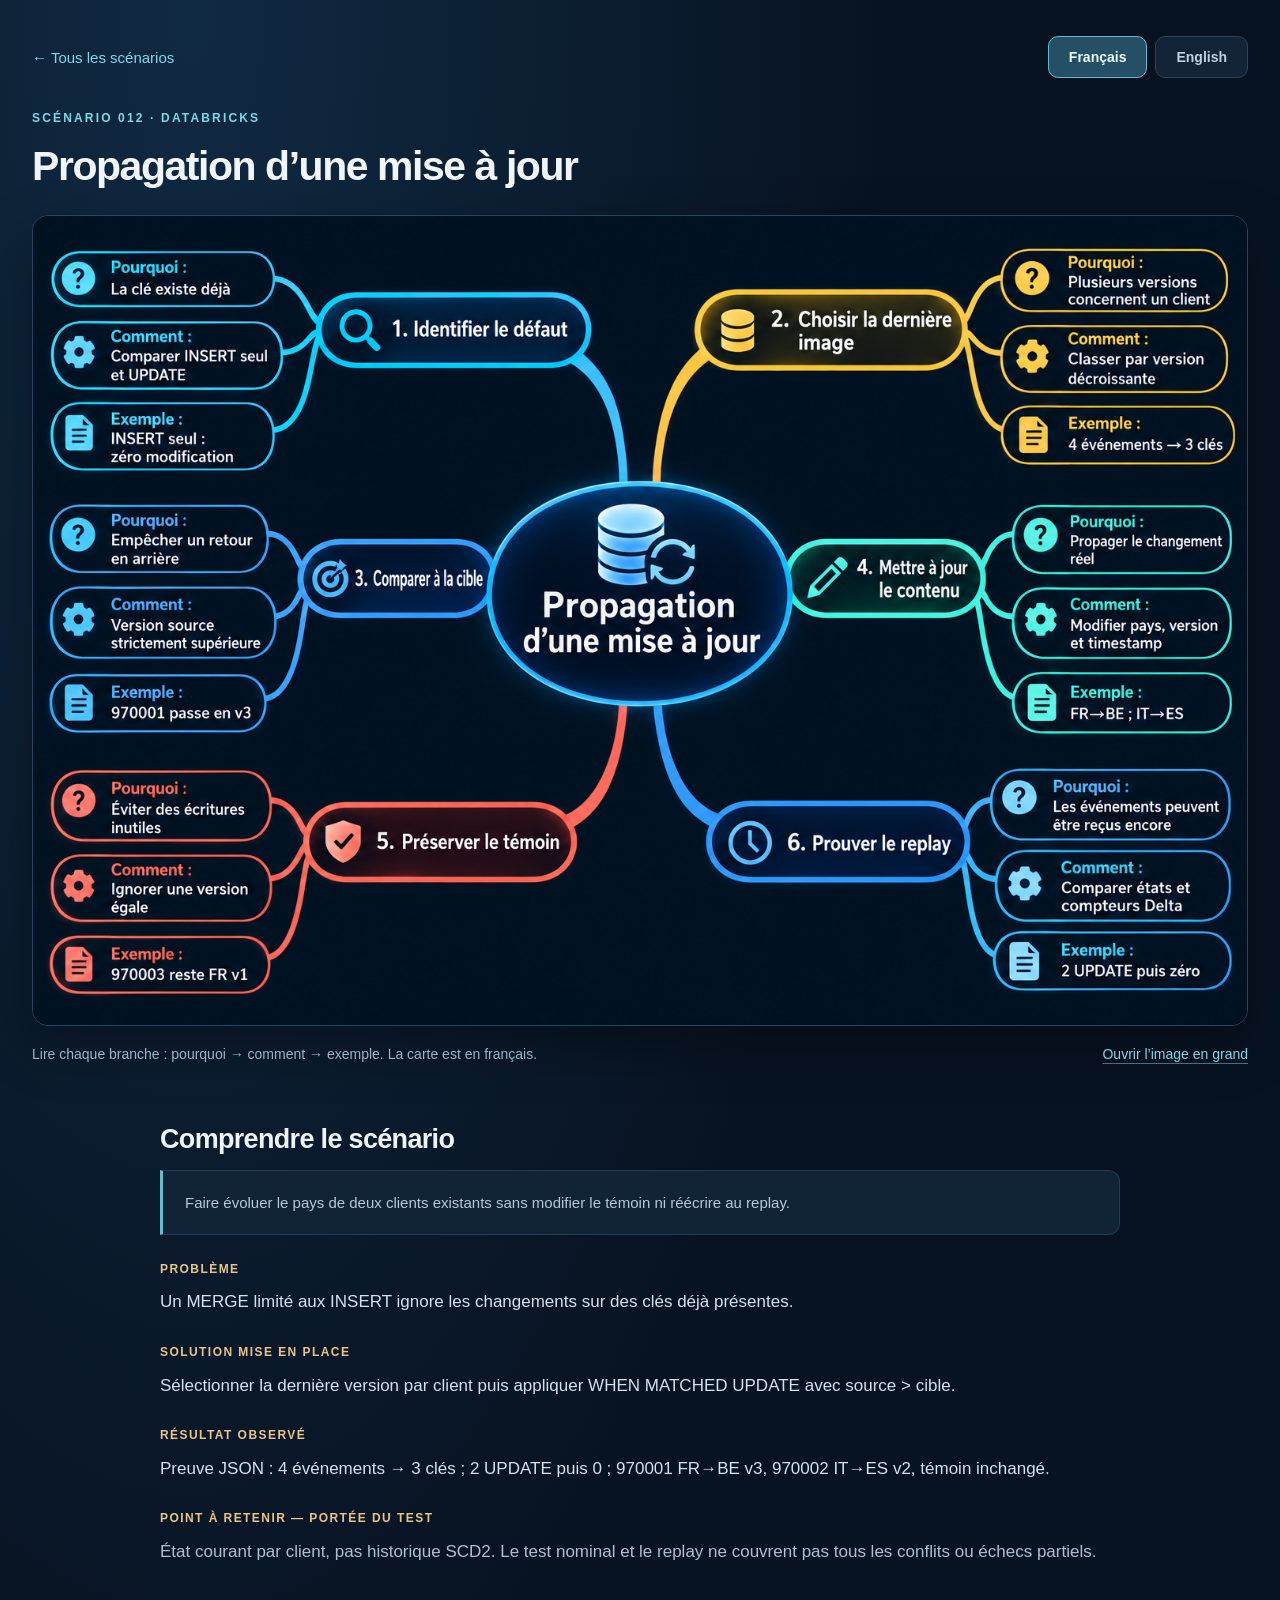
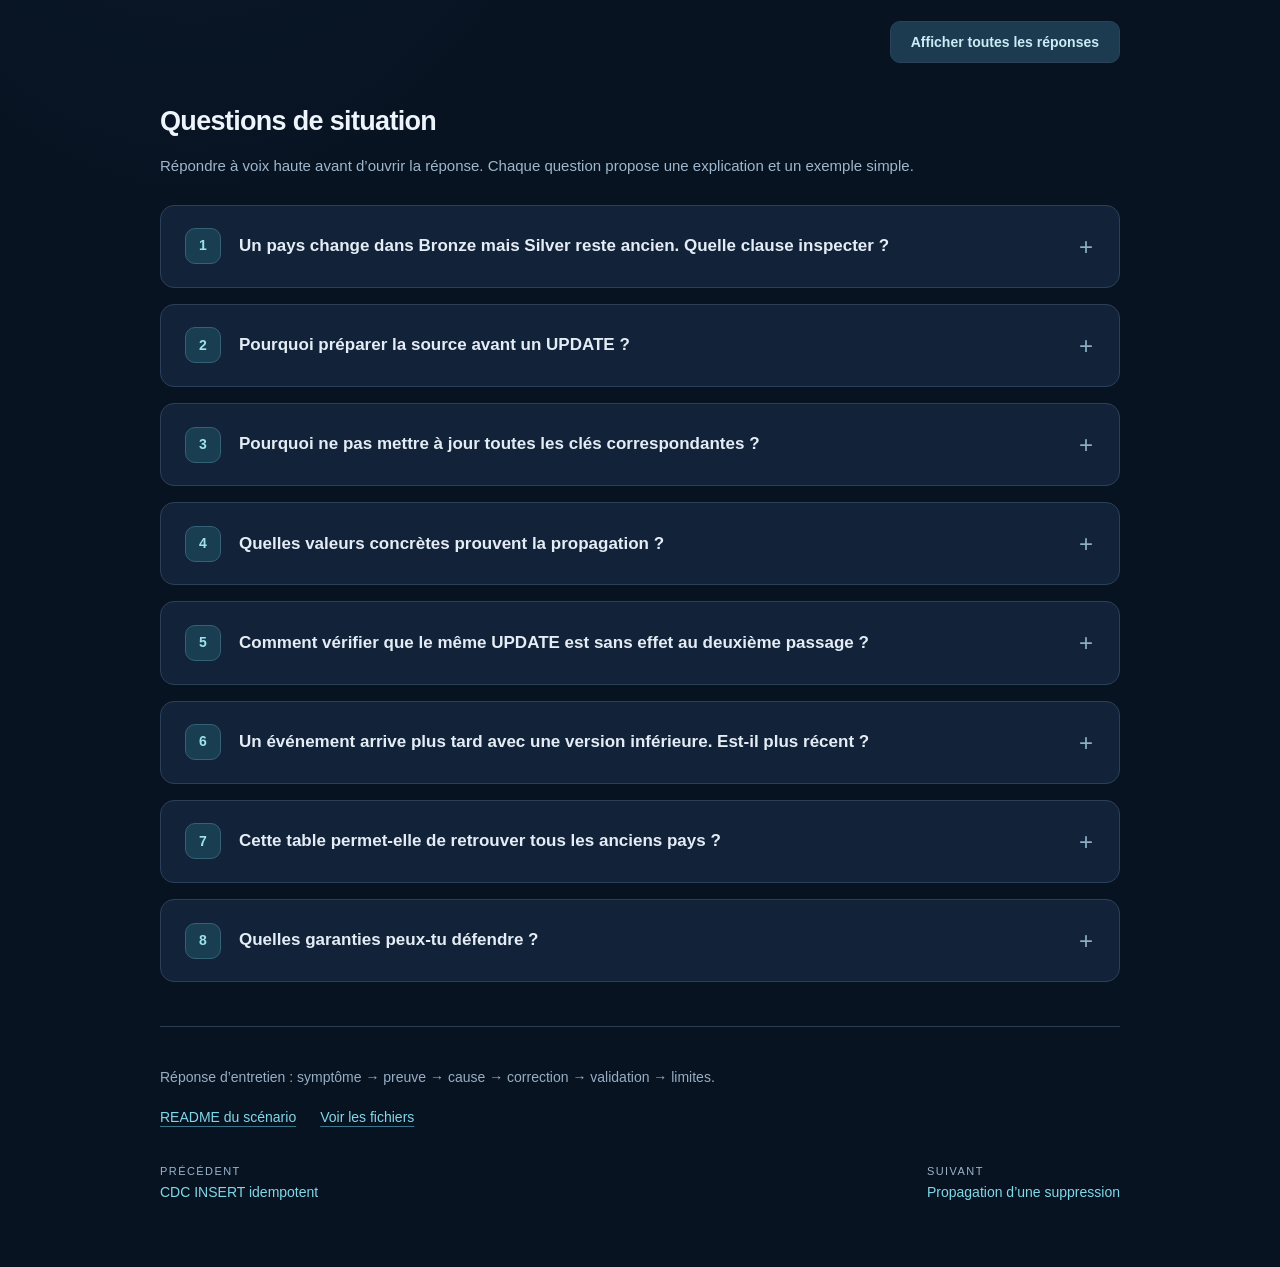
<file: revision/scenario_012.html>
<!doctype html>
<html lang="fr"><head><meta charset="utf-8"><meta name="viewport" content="width=device-width, initial-scale=1">
<title>Propagation d’une mise à jour</title><link rel="stylesheet" href="style.css"><script src="portal.js" defer></script></head>
<body><main>
<nav class="topbar" aria-label="Navigation"><a href="index.html" id="home">← Tous les scénarios</a><div class="controls" aria-label="Langue / Language"><button id="fr" aria-pressed="true">Français</button><button id="en" aria-pressed="false">English</button></div></nav>
<div class="eyebrow">SCÉNARIO 012 · DATABRICKS</div><h1 id="title">Propagation d’une mise à jour</h1>
<figure id="mindmap"><a href="images/scenario_012.png" id="imageLink" target="_blank" rel="noopener"><img src="images/scenario_012.png" width="1536" height="1024" alt="Mind map : Propagation d’une mise à jour. Raisonnement pourquoi, comment et exemple."></a>
<figcaption><span id="mapCaption"></span><a href="images/scenario_012.png" id="fullImage" target="_blank" rel="noopener"></a></figcaption></figure>
<section class="reading"><h2 id="summaryTitle"></h2><p class="scope" id="overview"></p><dl><dt id="problemLabel"></dt><dd id="problem"></dd><dt id="solutionLabel"></dt><dd id="solution"></dd><dt id="resultLabel"></dt><dd id="result"></dd><dt id="limitsLabel"></dt><dd id="limits"></dd></dl></section>
<section class="questions"><div class="controls"><button id="answers" aria-expanded="false"></button></div>
<h2 id="questionsTitle"></h2><p id="instruction"></p><div id="questions"></div>
<footer><p id="practice"></p><div class="sources"><a id="source" href="https://github.com/Adibkhf/databricks-lab-platform/blob/main/scenarios/scenario_012_propagation_d_une_mise_a_jour/README.md" target="_blank" rel="noopener"></a><a id="code" href="https://github.com/Adibkhf/databricks-lab-platform/tree/main/scenarios/scenario_012_propagation_d_une_mise_a_jour" target="_blank" rel="noopener"></a></div>
<nav class="pager" aria-label="Autres scénarios"><a id="previous" href="scenario_011.html"></a><a id="next" href="scenario_013.html"></a></nav></footer></section><noscript><p>Activer JavaScript pour consulter les questions bilingues.</p></noscript></main>
<script id="content" type="application/json">{"number": 12, "slug": "scenario_012_propagation_d_une_mise_a_jour", "category": "cdc", "title": {"fr": "Propagation d’une mise à jour", "en": "Propagating an update"}, "summary": {"fr": "Faire évoluer le pays de deux clients existants sans modifier le témoin ni réécrire au replay.", "en": "Update the country of two existing customers without changing the control or rewriting on replay."}, "problem": {"fr": "Un MERGE limité aux INSERT ignore les changements sur des clés déjà présentes.", "en": "An INSERT-only MERGE ignores changes to existing keys."}, "solution": {"fr": "Sélectionner la dernière version par client puis appliquer WHEN MATCHED UPDATE avec source > cible.", "en": "Select the latest version per customer, then use WHEN MATCHED UPDATE with source > target."}, "result": {"fr": "Preuve JSON : 4 événements → 3 clés ; 2 UPDATE puis 0 ; 970001 FR→BE v3, 970002 IT→ES v2, témoin inchangé.", "en": "JSON evidence: 4 events → 3 keys; 2 UPDATEs then 0; 970001 FR→BE v3, 970002 IT→ES v2, unchanged control."}, "limits": {"fr": "État courant par client, pas historique SCD2. Le test nominal et le replay ne couvrent pas tous les conflits ou échecs partiels.", "en": "Current customer state, not SCD2 history. Nominal execution and replay do not cover all conflicts or partial failures."}, "branches": [["Identifier le défaut", "La clé existe déjà", "Comparer INSERT seul et UPDATE", "INSERT seul : zéro modification"], ["Choisir la dernière image", "Plusieurs versions concernent un client", "Classer par version décroissante", "4 événements → 3 clés"], ["Comparer à la cible", "Empêcher un retour en arrière", "Version source strictement supérieure", "970001 passe en v3"], ["Mettre à jour le contenu", "Propager le changement réel", "Modifier pays, version et timestamp", "FR→BE ; IT→ES"], ["Préserver le témoin", "Éviter des écritures inutiles", "Ignorer une version égale", "970003 reste FR v1"], ["Prouver le replay", "Les événements peuvent être reçus encore", "Comparer états et compteurs Delta", "2 UPDATE puis zéro"]], "topics": [{"fr": ["INSERT seul", "Un pays change dans Bronze mais Silver reste ancien. Quelle clause inspecter ?", "Vérifier si le MERGE ne traite que les clés absentes. La reproduction INSERT-only ne modifie aucune ligne, car les clients existent déjà.", "970001 existe : WHEN NOT MATCHED ne propage pas son nouveau pays."], "en": ["INSERT only", "Country changes in Bronze but Silver stays old. What clause do you inspect?", "Check whether MERGE only handles missing keys. INSERT-only reproduction modifies nothing because customers already exist.", "970001 exists: WHEN NOT MATCHED does not propagate its new country."]}, {"fr": ["Dernière image", "Pourquoi préparer la source avant un UPDATE ?", "Plusieurs versions peuvent viser la même cible. Garder une image complète récente par client évite de laisser l’ordre du lot décider du résultat.", "4 événements, 3 clés retenues."], "en": ["Latest image", "Why prepare source before UPDATE?", "Several versions can target one row. Keep a recent full image per customer rather than letting batch order decide.", "4 events, 3 selected keys."]}, {"fr": ["Garde de version", "Pourquoi ne pas mettre à jour toutes les clés correspondantes ?", "Une version ancienne pourrait écraser une version récente, et une version égale réécrire inutilement le timestamp. La condition source > cible bloque ces cas.", "970003 v1 face à v1 : témoin inchangé."], "en": ["Version guard", "Why not update all matching keys?", "An old version could overwrite newer state, and an equal version could rewrite the timestamp unnecessarily. Source > target blocks both.", "970003 v1 against v1: unchanged control."]}, {"fr": ["Résultat", "Quelles valeurs concrètes prouvent la propagation ?", "Comparer pays et versions pour chaque clé, pas seulement compter deux UPDATE. La preuve conserve les snapshots avant et après.", "970001 : FR v1 → BE v3 ; 970002 : IT v1 → ES v2."], "en": ["Result", "What concrete values prove propagation?", "Compare country and version per key, not just two UPDATEs. Evidence retains before and after snapshots.", "970001: FR v1 → BE v3; 970002: IT v1 → ES v2."]}, {"fr": ["Replay", "Comment vérifier que le même UPDATE est sans effet au deuxième passage ?", "Rejouer sans reset et vérifier zéro ligne modifiée ainsi que les mêmes snapshots, timestamps inclus.", "Premier passage 2 UPDATE ; replay 0."], "en": ["Replay", "How do you prove the same UPDATE has no effect on replay?", "Replay without reset and verify zero changed rows plus identical snapshots including timestamps.", "First pass 2 UPDATEs; replay 0."]}, {"fr": ["Version et arrivée", "Un événement arrive plus tard avec une version inférieure. Est-il plus récent ?", "Son heure d’arrivée ne change pas la version source. Comparer les versions par clé, indépendamment de l’ordre de réception.", "Cible v3 ; événement reçu ensuite en v2 : ignoré."], "en": ["Version and arrival", "A later arrival has a lower version. Is it newer?", "Arrival time does not change source version. Compare versions per key independently of arrival order.", "Target v3; later received v2: ignored."]}, {"fr": ["Historique", "Cette table permet-elle de retrouver tous les anciens pays ?", "Non. Le MERGE conserve l’état courant. Un historique SCD2 demanderait des lignes de versions et des périodes de validité distinctes.", "FR est remplacé par BE dans l’état courant de 970001."], "en": ["History", "Can this table retrieve every previous country?", "No. MERGE stores current state. SCD2 history would need version rows and validity periods.", "FR is replaced by BE in 970001 current state."]}, {"fr": ["Preuve et limites", "Quelles garanties peux-tu défendre ?", "Deux changements ciblés et un replay stable sont mesurés. Les trois clients forment un jeu contrôlé ; cela ne constitue ni un benchmark ni une preuve de toutes les pannes CDC.", "Témoin identique ; code et résultats liés par empreinte dans la preuve JSON."], "en": ["Evidence and limits", "What guarantees can you defend?", "Two targeted changes and stable replay are measured. Three customers are a controlled dataset, not a benchmark or proof of every CDC failure.", "Identical control; code and results linked by a hash in JSON evidence."]}], "previous": {"title": {"fr": "CDC INSERT idempotent", "en": "Idempotent INSERT CDC"}}, "next": {"title": {"fr": "Propagation d’une suppression", "en": "Propagating a deletion"}}}</script></body></html>
</file>
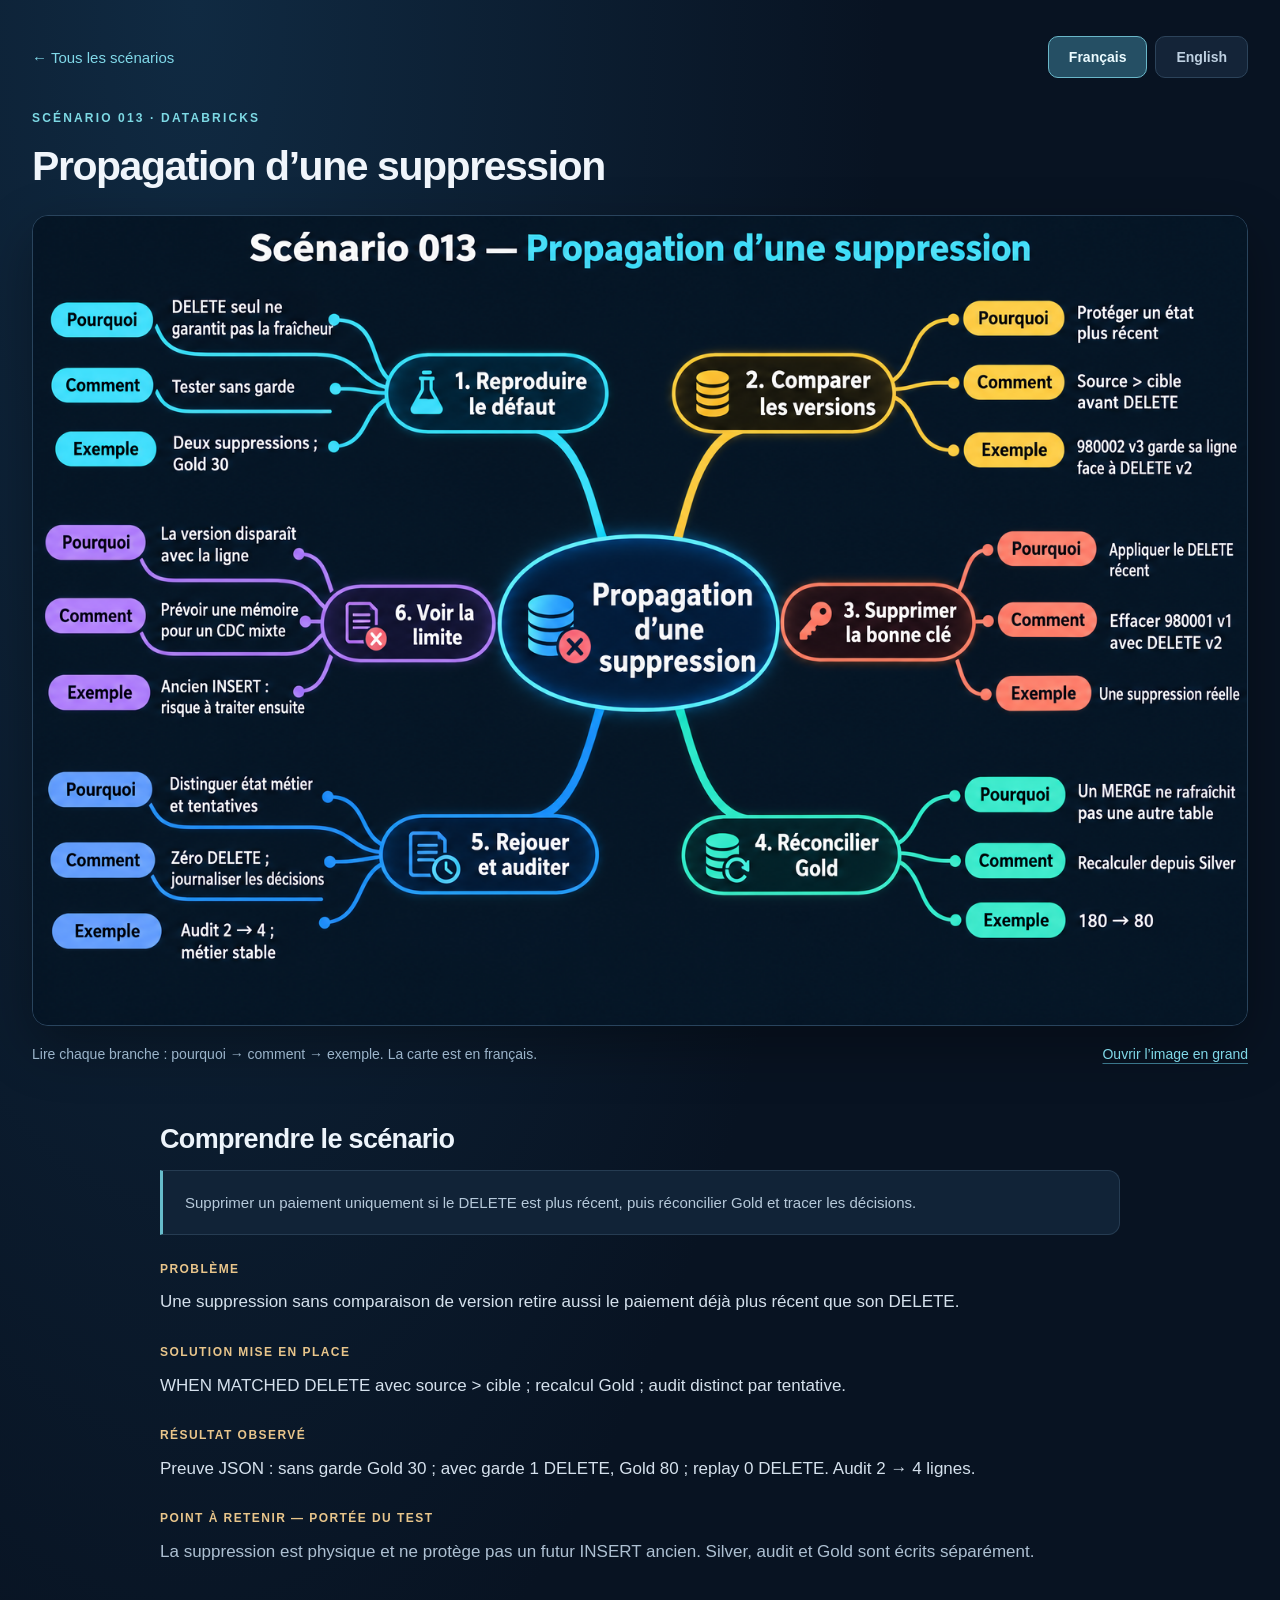
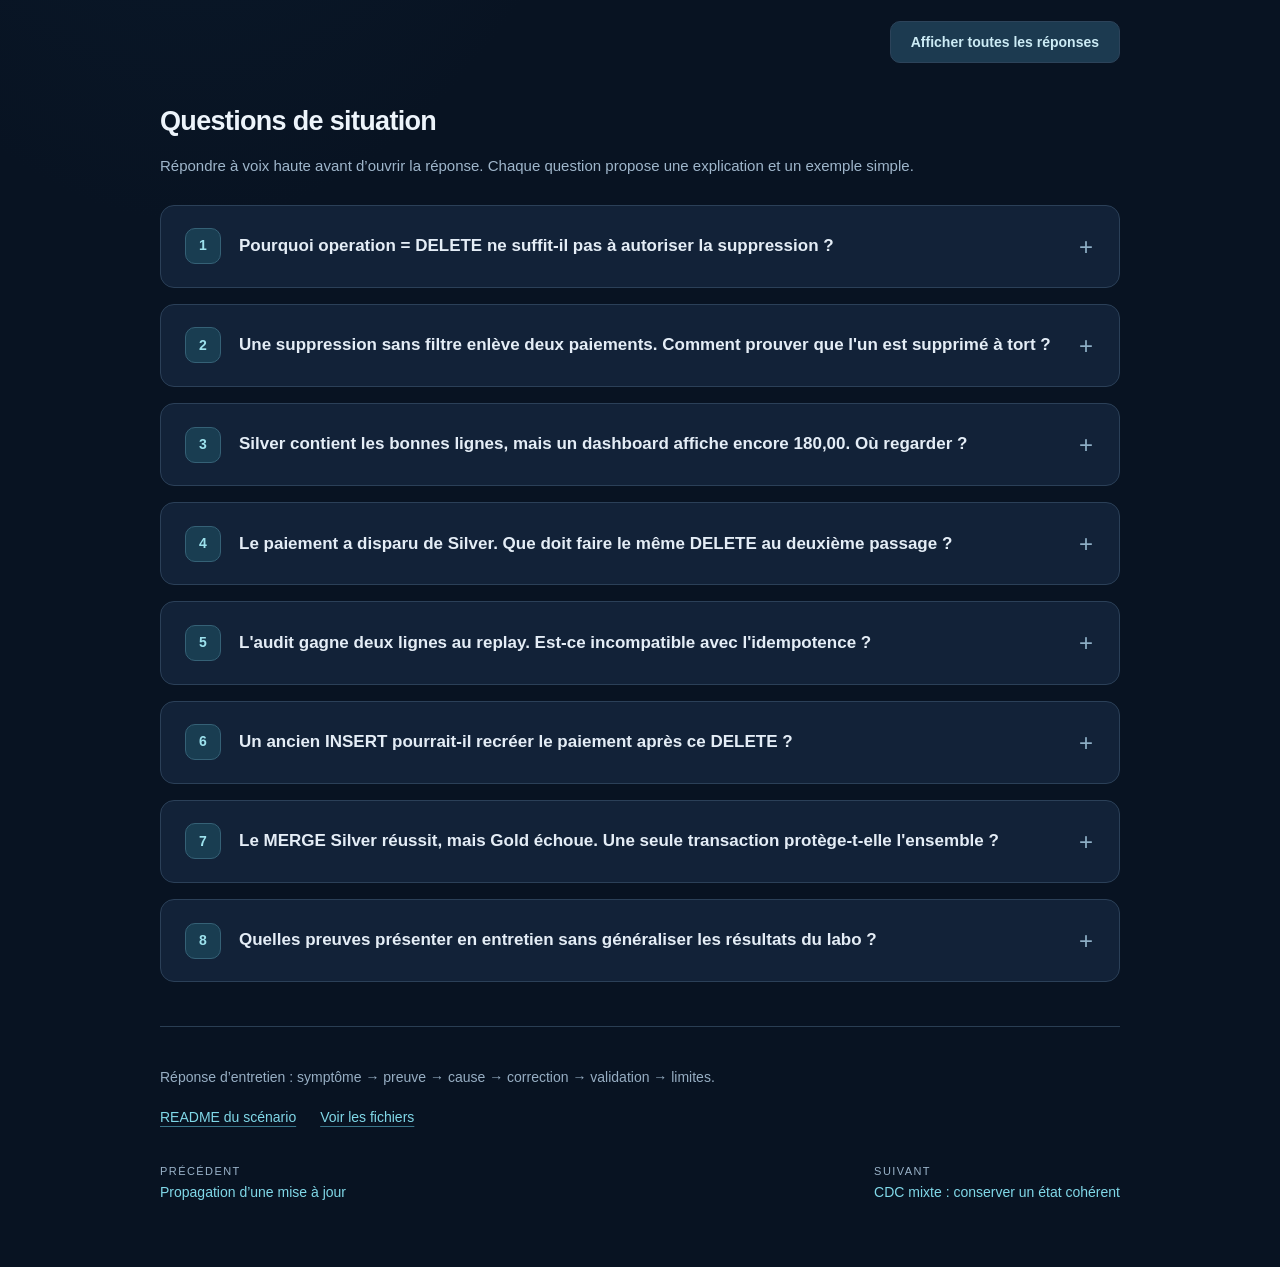
<file: revision/scenario_013.html>
<!doctype html>
<html lang="fr"><head><meta charset="utf-8"><meta name="viewport" content="width=device-width, initial-scale=1">
<title>Propagation d’une suppression</title><link rel="stylesheet" href="style.css"><script src="portal.js" defer></script></head>
<body><main>
<nav class="topbar" aria-label="Navigation"><a href="index.html" id="home">← Tous les scénarios</a><div class="controls" aria-label="Langue / Language"><button id="fr" aria-pressed="true">Français</button><button id="en" aria-pressed="false">English</button></div></nav>
<div class="eyebrow">SCÉNARIO 013 · DATABRICKS</div><h1 id="title">Propagation d’une suppression</h1>
<figure id="mindmap"><a href="images/scenario_013.png" id="imageLink" target="_blank" rel="noopener"><img src="images/scenario_013.png" width="1536" height="1024" alt="Mind map : Propagation d’une suppression. Raisonnement pourquoi, comment et exemple."></a>
<figcaption><span id="mapCaption"></span><a href="images/scenario_013.png" id="fullImage" target="_blank" rel="noopener"></a></figcaption></figure>
<section class="reading"><h2 id="summaryTitle"></h2><p class="scope" id="overview"></p><dl><dt id="problemLabel"></dt><dd id="problem"></dd><dt id="solutionLabel"></dt><dd id="solution"></dd><dt id="resultLabel"></dt><dd id="result"></dd><dt id="limitsLabel"></dt><dd id="limits"></dd></dl></section>
<section class="questions"><div class="controls"><button id="answers" aria-expanded="false"></button></div>
<h2 id="questionsTitle"></h2><p id="instruction"></p><div id="questions"></div>
<footer><p id="practice"></p><div class="sources"><a id="source" href="https://github.com/Adibkhf/databricks-lab-platform/blob/main/scenarios/scenario_013_propagation_d_une_suppression/README.md" target="_blank" rel="noopener"></a><a id="code" href="https://github.com/Adibkhf/databricks-lab-platform/tree/main/scenarios/scenario_013_propagation_d_une_suppression" target="_blank" rel="noopener"></a></div>
<nav class="pager" aria-label="Autres scénarios"><a id="previous" href="scenario_012.html"></a><a id="next" href="scenario_014.html"></a></nav></footer></section><noscript><p>Activer JavaScript pour consulter les questions bilingues.</p></noscript></main>
<script id="content" type="application/json">{"number": 13, "slug": "scenario_013_propagation_d_une_suppression", "category": "cdc", "title": {"fr": "Propagation d’une suppression", "en": "Propagating a deletion"}, "summary": {"fr": "Supprimer un paiement uniquement si le DELETE est plus récent, puis réconcilier Gold et tracer les décisions.", "en": "Delete a payment only if DELETE is newer, then reconcile Gold and audit decisions."}, "problem": {"fr": "Une suppression sans comparaison de version retire aussi le paiement déjà plus récent que son DELETE.", "en": "Deletion without version comparison also removes a payment newer than its DELETE."}, "solution": {"fr": "WHEN MATCHED DELETE avec source > cible ; recalcul Gold ; audit distinct par tentative.", "en": "WHEN MATCHED DELETE with source > target; Gold recomputation; separate attempt audit."}, "result": {"fr": "Preuve JSON : sans garde Gold 30 ; avec garde 1 DELETE, Gold 80 ; replay 0 DELETE. Audit 2 → 4 lignes.", "en": "JSON evidence: unguarded Gold 30; guarded 1 DELETE, Gold 80; replay 0 DELETEs. Audit 2 → 4 rows."}, "limits": {"fr": "La suppression est physique et ne protège pas un futur INSERT ancien. Silver, audit et Gold sont écrits séparément.", "en": "Deletion is physical and does not protect against a future stale INSERT. Silver, audit and Gold are separate writes."}, "branches": [["Reproduire le défaut", "DELETE seul ne garantit pas la fraîcheur", "Tester sans garde", "Deux suppressions ; Gold 30"], ["Comparer les versions", "Protéger un état plus récent", "Source > cible avant DELETE", "980002 v3 garde sa ligne face à DELETE v2"], ["Supprimer la bonne clé", "Appliquer le DELETE récent", "Effacer 980001 v1 avec DELETE v2", "Une suppression réelle"], ["Réconcilier Gold", "Un MERGE ne rafraîchit pas une autre table", "Recalculer depuis Silver", "180 → 80"], ["Rejouer et auditer", "Distinguer état métier et tentatives", "Zéro DELETE ; journaliser les décisions", "Audit 2 → 4 ; métier stable"], ["Voir la limite", "La version disparaît avec la ligne", "Prévoir une mémoire pour un CDC mixte", "Ancien INSERT : risque à traiter ensuite"]], "topics": [{"fr": ["Contrôler la version", "Pourquoi operation = DELETE ne suffit-il pas à autoriser la suppression ?", "L'opération décrit l'intention de la source. Je dois comparer sa version à celle de Silver. Un DELETE v2 sur une cible v3 est ancien : supprimer cette ligne détruirait un état plus récent.", "980001 : DELETE v2 > cible v1 → supprimer.\n980002 : DELETE v2 < cible v3 → conserver."], "en": ["Check the version", "Why is operation = DELETE insufficient to authorize deletion?", "The operation describes the source intent. I must compare its version against Silver. A v2 DELETE against a v3 target is stale: deleting that row would destroy a newer state.", "980001: DELETE v2 > target v1 → delete.\n980002: DELETE v2 < target v3 → keep."]}, {"fr": ["Reproduire le défaut", "Une suppression sans filtre enlève deux paiements. Comment prouver que l'un est supprimé à tort ?", "Je compare les clés et versions aux états initiaux. Le paiement 980002 porte déjà la version 3 alors que le DELETE porte la version 2. Dans ce test, la suppression sans garde laisse seulement le témoin de 30,00, au lieu des deux paiements attendus pour un total de 80,00.", "Sans garde : 2 DELETE, total Gold 30,00.\nAvec garde : 1 DELETE, total Gold 80,00."], "en": ["Reproduce the defect", "An unguarded deletion removes two payments. How do you prove one was deleted incorrectly?", "I compare keys and versions against the initial states. Payment 980002 is already at version 3 while its DELETE is version 2. In this test, unguarded deletion leaves only the 30.00 control payment instead of the expected two payments totaling 80.00.", "Without a guard: 2 DELETEs, Gold total 30.00.\nWith a guard: 1 DELETE, Gold total 80.00."]}, {"fr": ["Réconcilier Gold", "Silver contient les bonnes lignes, mais un dashboard affiche encore 180,00. Où regarder ?", "Je vérifie le recalcul Gold et sa dépendance à Silver. Le MERGE Silver ne rafraîchit pas une autre table par lui-même. Ici, le code agrège à nouveau Silver et vérifie deux paiements pour un total exact de 80,00.", "Avant : 100,00 + 50,00 + 30,00 = 180,00.\nAprès : 50,00 + 30,00 = 80,00."], "en": ["Reconcile Gold", "Silver contains the correct rows, but a dashboard still shows 180.00. Where do you look?", "I check the Gold recomputation and its dependency on Silver. The Silver merge does not refresh another table by itself. Here, the code aggregates Silver again and verifies two payments with an exact total of 80.00.", "Before: 100.00 + 50.00 + 30.00 = 180.00.\nAfter: 50.00 + 30.00 = 80.00."]}, {"fr": ["Rejouer un DELETE", "Le paiement a disparu de Silver. Que doit faire le même DELETE au deuxième passage ?", "La clé ne correspond plus à une ligne cible : aucune suppression n'est appliquée. Ce MERGE n'a pas de clause INSERT. Je vérifie zéro DELETE dans Delta et des snapshots Silver et Gold identiques, sans remise à zéro entre correction et replay.", "delete_001 : DELETED au premier passage.\nMême événement : ALREADY_ABSENT au replay."], "en": ["Replay a DELETE", "The payment is gone from Silver. What should the same DELETE do on its second pass?", "The key no longer matches a target row, so no deletion is applied. This merge has no INSERT clause. I verify zero DELETEs in Delta and identical Silver and Gold snapshots without resetting between the correction and replay.", "delete_001: DELETED on the first pass.\nSame event: ALREADY_ABSENT on replay."]}, {"fr": ["Tracer les décisions", "L'audit gagne deux lignes au replay. Est-ce incompatible avec l'idempotence ?", "Non : l'état métier Silver et les agrégats Gold restent identiques. L'audit journalise chaque tentative, avec un nom de passage. Il contient deux décisions au premier passage et deux au replay. Il ne faut pas présenter l'ensemble des tables comme inchangé.", "Premier passage : DELETED / IGNORED_VERSION.\nReplay : ALREADY_ABSENT / IGNORED_VERSION.\nAudit : 2 puis 4 lignes ; Silver : toujours 2."], "en": ["Trace decisions", "The audit gains two rows on replay. Is that incompatible with idempotence?", "No: Silver business state and Gold aggregates remain identical. The audit logs every attempt using a pass name. It contains two decisions on the first pass and two on replay. The whole set of tables must not be described as unchanged.", "First pass: DELETED / IGNORED_VERSION.\nReplay: ALREADY_ABSENT / IGNORED_VERSION.\nAudit: 2 then 4 rows; Silver: still 2."]}, {"fr": ["Limite du DELETE physique", "Un ancien INSERT pourrait-il recréer le paiement après ce DELETE ?", "Oui, un futur traitement qui insère toute clé absente pourrait le recréer. La suppression physique retire aussi la version de Silver. L'audit trace l'événement, mais le MERGE de ce scénario ne consulte pas cet audit pour bloquer des INSERT. Il faut une mémoire des suppressions ou une règle CDC adaptée pour un flux mixte.", "980001 supprimé à v2.\nAncien INSERT v1 reçu ensuite : risque de réapparition.\nCe cas n'est pas exécuté dans le scénario 013."], "en": ["Physical DELETE limit", "Could an old INSERT recreate the payment after this DELETE?", "Yes, a later process that inserts every absent key could recreate it. Physical deletion also removes the version from Silver. The audit records the event, but this scenario's merge does not consult that audit to block INSERTs. A deletion memory or an appropriate CDC rule is needed for a mixed stream.", "980001 deleted at v2.\nOld INSERT v1 arrives later: reappearance risk.\nThis case is not executed in scenario 013."]}, {"fr": ["Reprise après échec", "Le MERGE Silver réussit, mais Gold échoue. Une seule transaction protège-t-elle l'ensemble ?", "Non. Silver, l'audit et Gold sont écrits séparément dans ce code. Une reprise de production doit identifier les étapes terminées et publier les agrégats cohérents. Le run présenté valide le chemin nominal et le replay ; il ne simule pas cet échec partiel.", "Silver : paiement supprimé.\nGold : ancien total 180,00 tant que le recalcul n'a pas réussi.\nRecalcul attendu : 80,00."], "en": ["Recover after failure", "The Silver merge succeeds, but Gold fails. Does one transaction protect the whole workflow?", "No. Silver, audit and Gold are written separately in this code. Production recovery must identify completed steps and publish consistent aggregates. The presented run validates the nominal path and replay; it does not simulate this partial failure.", "Silver: payment deleted.\nGold: old total 180.00 until recomputation succeeds.\nExpected recomputed total: 80.00."]}, {"fr": ["Preuves et périmètre", "Quelles preuves présenter en entretien sans généraliser les résultats du labo ?", "Je montre les clés restantes, leurs versions et montants, les compteurs Delta, l'audit et la réconciliation Gold. Le paiement v3 et le témoin gardent leur état complet. Les tables ne contiennent que trois paiements : les durées ne prédisent pas le coût à grande échelle.", "Attendu : 980002 v3 pour 50,00 et 980003 v1 pour 30,00.\nMesuré : 1 DELETE puis 0, Gold total 80,00."], "en": ["Evidence and scope", "What evidence can you present in an interview without overgeneralizing lab results?", "I show surviving keys, versions and amounts, Delta metrics, audit and Gold reconciliation. The v3 payment and the control keep their complete state. The tables contain only three payments, so durations do not predict large-scale cost.", "Expected: 980002 v3 for 50.00 and 980003 v1 for 30.00.\nMeasured: 1 DELETE then 0, Gold total 80.00."]}], "previous": {"title": {"fr": "Propagation d’une mise à jour", "en": "Propagating an update"}}, "next": {"title": {"fr": "CDC mixte : conserver un état cohérent", "en": "Mixed CDC: maintain consistent state"}}}</script></body></html>
</file>
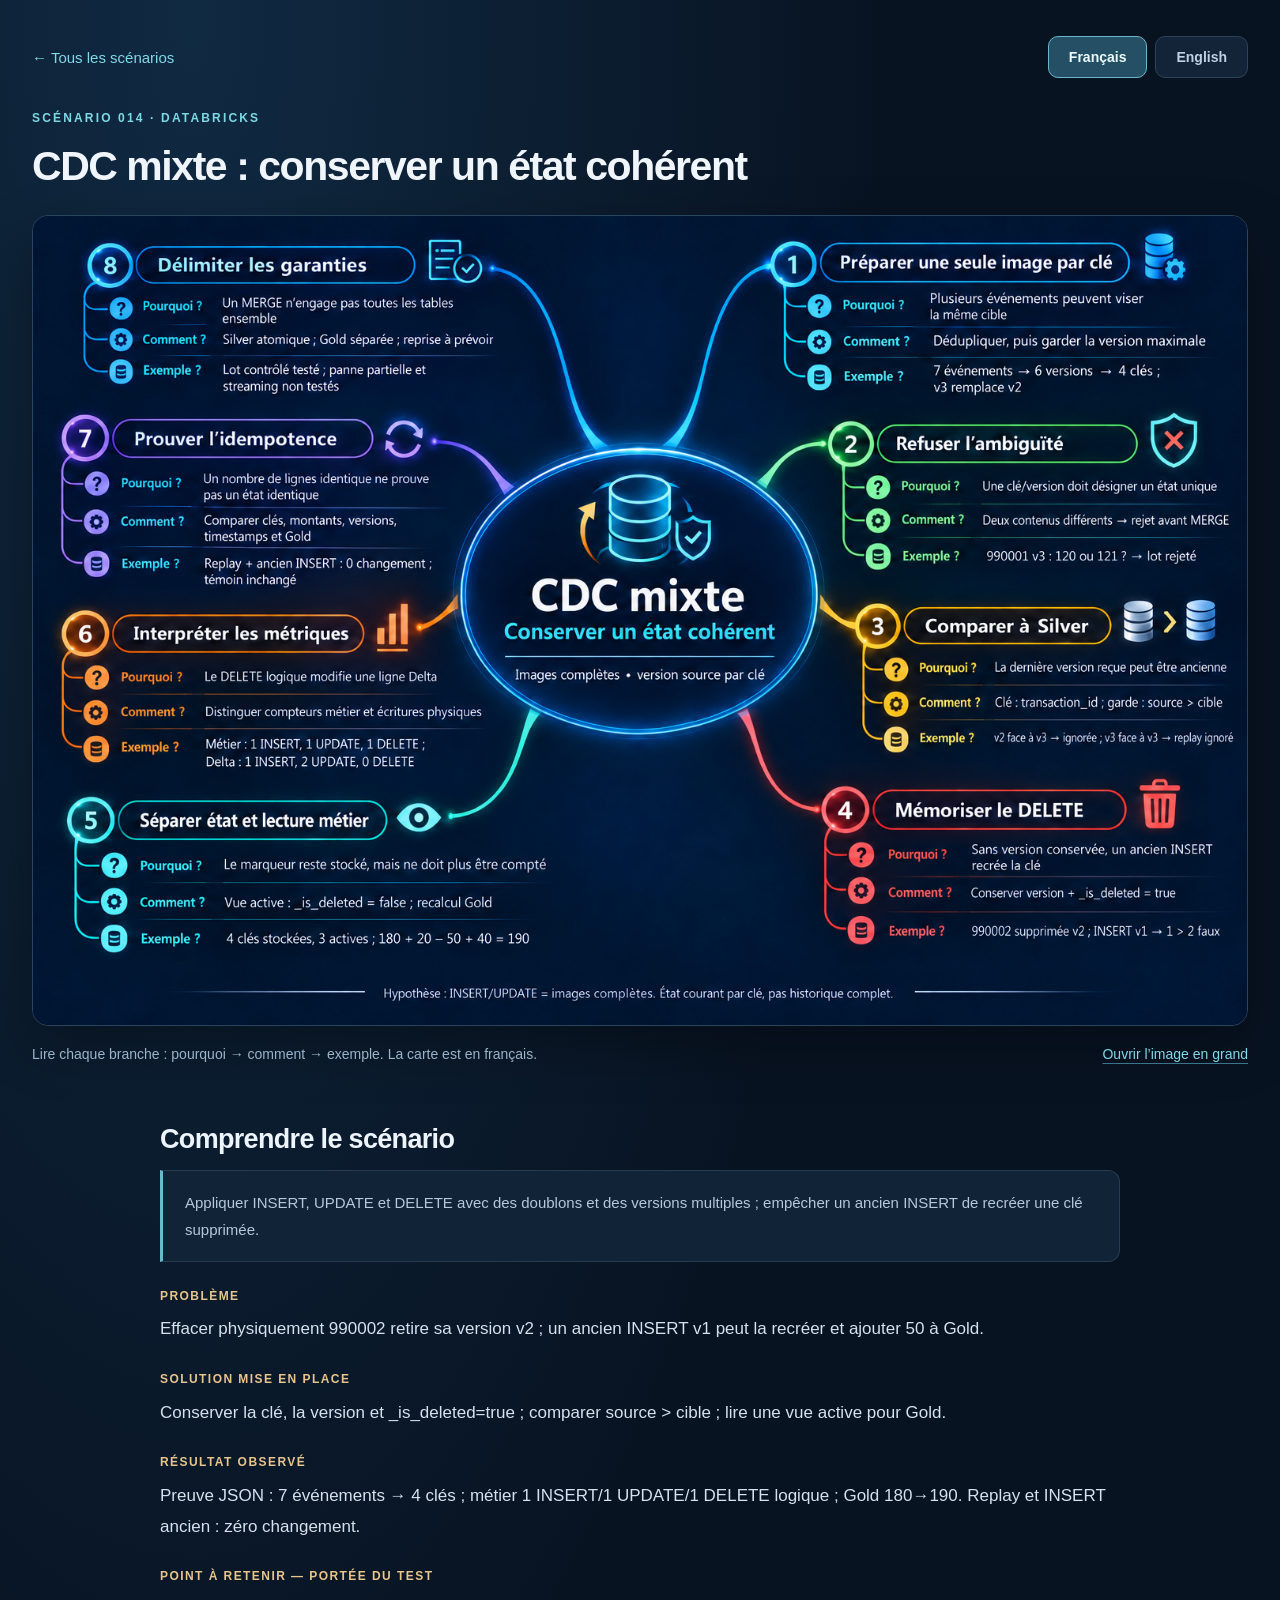
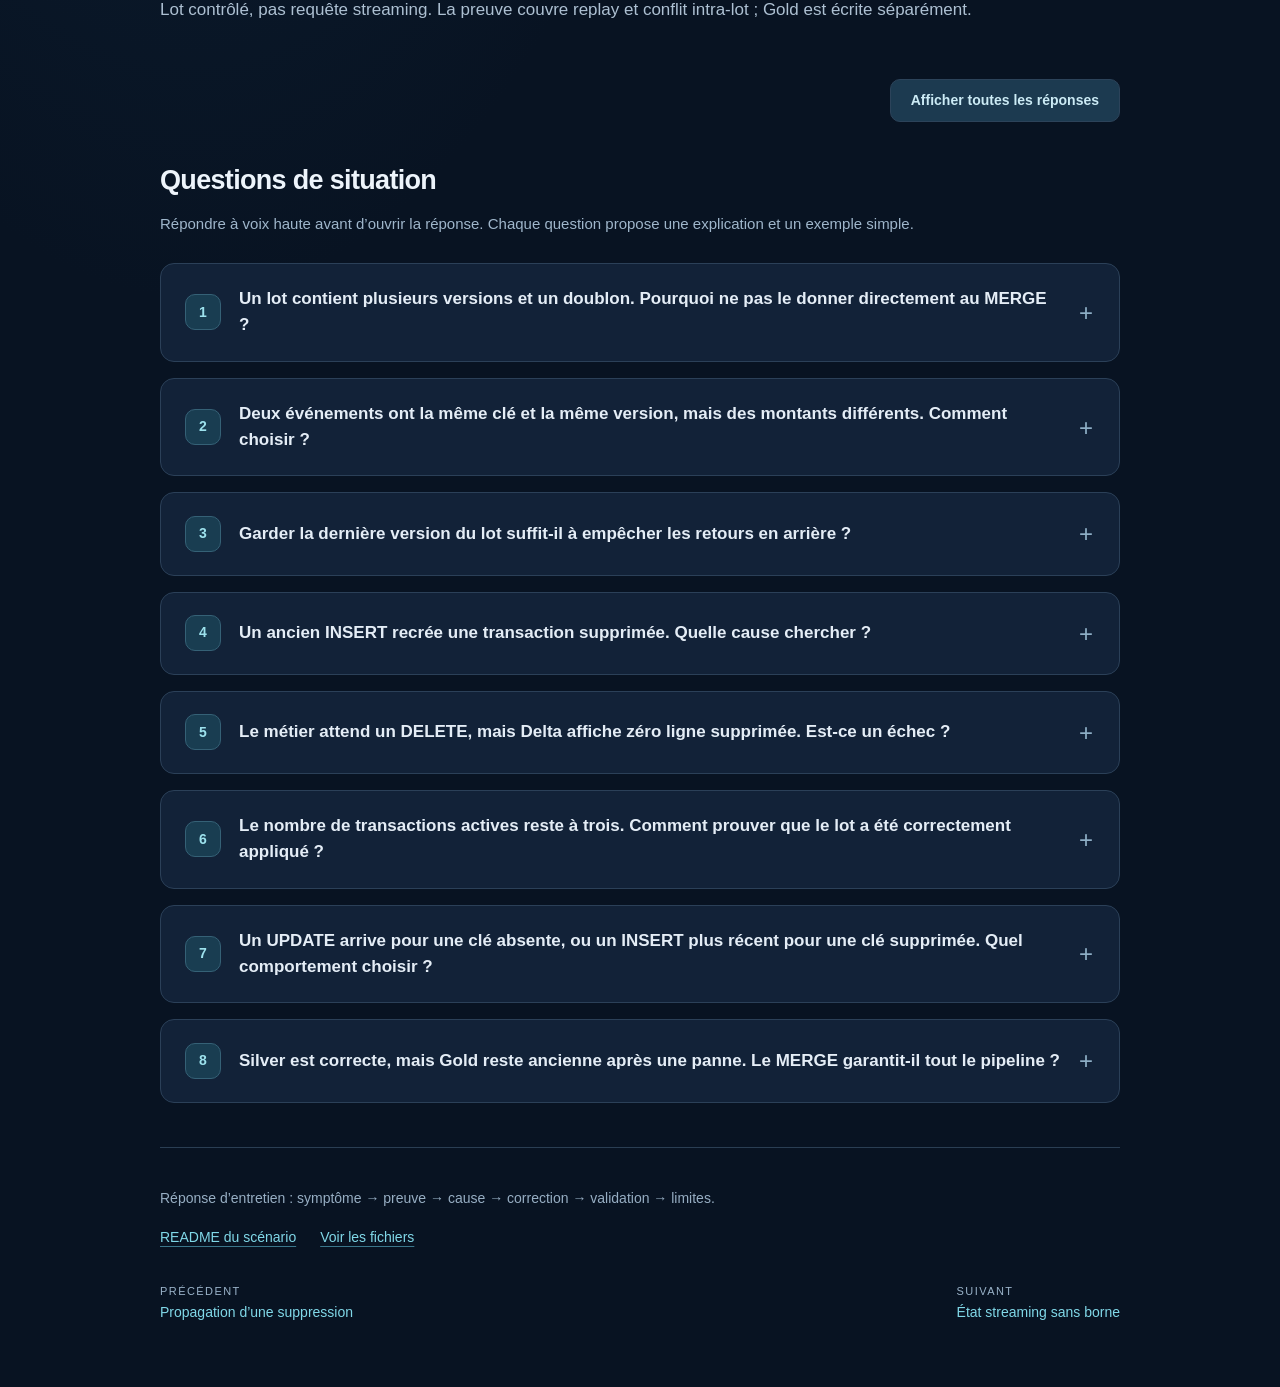
<file: revision/scenario_014.html>
<!doctype html>
<html lang="fr"><head><meta charset="utf-8"><meta name="viewport" content="width=device-width, initial-scale=1">
<title>CDC mixte : conserver un état cohérent</title><link rel="stylesheet" href="style.css"><script src="portal.js" defer></script></head>
<body><main>
<nav class="topbar" aria-label="Navigation"><a href="index.html" id="home">← Tous les scénarios</a><div class="controls" aria-label="Langue / Language"><button id="fr" aria-pressed="true">Français</button><button id="en" aria-pressed="false">English</button></div></nav>
<div class="eyebrow">SCÉNARIO 014 · DATABRICKS</div><h1 id="title">CDC mixte : conserver un état cohérent</h1>
<figure id="mindmap"><a href="images/scenario_014.png" id="imageLink" target="_blank" rel="noopener"><img src="images/scenario_014.png" width="1536" height="1024" alt="Mind map : CDC mixte : conserver un état cohérent. Raisonnement pourquoi, comment et exemple."></a>
<figcaption><span id="mapCaption"></span><a href="images/scenario_014.png" id="fullImage" target="_blank" rel="noopener"></a></figcaption></figure>
<section class="reading"><h2 id="summaryTitle"></h2><p class="scope" id="overview"></p><dl><dt id="problemLabel"></dt><dd id="problem"></dd><dt id="solutionLabel"></dt><dd id="solution"></dd><dt id="resultLabel"></dt><dd id="result"></dd><dt id="limitsLabel"></dt><dd id="limits"></dd></dl></section>
<section class="questions"><div class="controls"><button id="answers" aria-expanded="false"></button></div>
<h2 id="questionsTitle"></h2><p id="instruction"></p><div id="questions"></div>
<footer><p id="practice"></p><div class="sources"><a id="source" href="https://github.com/Adibkhf/databricks-lab-platform/blob/main/scenarios/scenario_014_insert_update_delete_dans_le_meme_lot/README.md" target="_blank" rel="noopener"></a><a id="code" href="https://github.com/Adibkhf/databricks-lab-platform/tree/main/scenarios/scenario_014_insert_update_delete_dans_le_meme_lot" target="_blank" rel="noopener"></a></div>
<nav class="pager" aria-label="Autres scénarios"><a id="previous" href="scenario_013.html"></a><a id="next" href="scenario_025.html"></a></nav></footer></section><noscript><p>Activer JavaScript pour consulter les questions bilingues.</p></noscript></main>
<script id="content" type="application/json">{"number": 14, "slug": "scenario_014_insert_update_delete_dans_le_meme_lot", "category": "cdc", "title": {"fr": "CDC mixte : conserver un état cohérent", "en": "Mixed CDC: maintain consistent state"}, "summary": {"fr": "Appliquer INSERT, UPDATE et DELETE avec des doublons et des versions multiples ; empêcher un ancien INSERT de recréer une clé supprimée.", "en": "Apply INSERT, UPDATE and DELETE with duplicates and multiple versions; prevent a stale INSERT from recreating a deleted key."}, "problem": {"fr": "Effacer physiquement 990002 retire sa version v2 ; un ancien INSERT v1 peut la recréer et ajouter 50 à Gold.", "en": "Physically deleting 990002 removes its v2 version; a stale v1 INSERT can recreate it and add 50 to Gold."}, "solution": {"fr": "Conserver la clé, la version et _is_deleted=true ; comparer source > cible ; lire une vue active pour Gold.", "en": "Keep key, version and _is_deleted=true; compare source > target; read an active view for Gold."}, "result": {"fr": "Preuve JSON : 7 événements → 4 clés ; métier 1 INSERT/1 UPDATE/1 DELETE logique ; Gold 180→190. Replay et INSERT ancien : zéro changement.", "en": "JSON evidence: 7 events → 4 keys; business 1 INSERT/1 UPDATE/1 logical DELETE; Gold 180→190. Replay and stale INSERT: zero changes."}, "limits": {"fr": "Lot contrôlé, pas requête streaming. La preuve couvre replay et conflit intra-lot ; Gold est écrite séparément.", "en": "Controlled batch, not a streaming query. Evidence covers replay and intra-batch conflict; Gold is a separate write."}, "branches": [], "topics": [{"fr": ["Normaliser avant le MERGE", "Un lot contient plusieurs versions et un doublon. Pourquoi ne pas le donner directement au MERGE ?", "Plusieurs événements peuvent viser la même ligne cible. Je vérifie d'abord le contrat de source, retire les copies identiques, puis garde la version la plus récente par clé. Ici, les événements sont des images complètes : seule la dernière est nécessaire pour calculer l'état courant. Avec des deltas partiels, cette sélection pourrait perdre des changements.", "7 événements → 6 versions distinctes → 4 clés.\n990001 : UPDATE v2 = 110 ; UPDATE v3 = 120.\nImage retenue : v3 = 120, pas deux écritures successives."], "en": ["Normalize before MERGE", "A batch contains several versions and a duplicate. Why not pass it directly to MERGE?", "Several source events may target the same row. I validate the source contract, remove identical copies, then keep the latest version per key. These events carry full images, so the latest image is sufficient for current state. With partial changes, selecting only the latest event could lose updates.", "7 events → 6 distinct versions → 4 keys.\n990001: UPDATE v2 = 110; UPDATE v3 = 120.\nKeep the v3 image = 120, rather than two successive writes."]}, {"fr": ["Refuser une version ambiguë", "Deux événements ont la même clé et la même version, mais des montants différents. Comment choisir ?", "Je ne choisis pas arbitrairement. Une version métier doit désigner un état unique. La normalisation rejette le lot avec AMBIGUOUS_KEY_VERSION avant le MERGE. Le test vérifie que la version Delta, Silver et Gold ne changent pas. Ce contrôle porte sur le lot reçu ; un conflit avec une version déjà appliquée dans un autre lot n'est pas détecté ici.", "990001 v3 : 120,00 et 121,00 dans le même lot.\nRésultat : rejet avant écriture.\nUne copie identique de 120,00 serait simplement dédupliquée."], "en": ["Reject ambiguous versions", "Two events have the same key and version but different amounts. Which one should win?", "I do not choose arbitrarily. A business version must identify a unique state. Normalization raises AMBIGUOUS_KEY_VERSION before MERGE. The test confirms that the Delta version, Silver and Gold remain unchanged. This validation applies within the incoming batch; it does not detect a conflict against a version already applied from another batch.", "990001 v3: 120.00 and 121.00 in the same batch.\nResult: reject before writing.\nAn identical copy of 120.00 would simply be deduplicated."]}, {"fr": ["Comparer à la cible", "Garder la dernière version du lot suffit-il à empêcher les retours en arrière ?", "Non. La dernière version reçue peut être plus ancienne que celle stockée. La sélection dans le lot et la comparaison à la cible sont deux étapes distinctes. L'appariement utilise transaction_id ; la condition s.sequence_num > t.sequence_num autorise ensuite la modification. sequence_num vient de la source, alors que la version du journal Delta décrit un commit de table.", "Dernière version du lot : v2. Silver : v3.\n2 > 3 est faux → ignorer.\nAu replay : 3 > 3 est faux → conserver aussi _applied_at."], "en": ["Compare against the target", "Is keeping the latest version in the batch enough to prevent rollback?", "No. The latest incoming version may still be older than the stored state. Batch selection and target comparison are separate steps. Matching uses transaction_id; s.sequence_num > t.sequence_num then authorizes an update. sequence_num comes from the source, while a Delta history version identifies a table commit.", "Latest batch version: v2. Silver: v3.\n2 > 3 is false → ignore.\nOn replay: 3 > 3 is false → preserve _applied_at too."]}, {"fr": ["Garder la mémoire d'une suppression", "Un ancien INSERT recrée une transaction supprimée. Quelle cause chercher ?", "La suppression physique a retiré la clé et sa version. Le MERGE considère alors l'INSERT comme une nouvelle clé. La correction garde une ligne marquée _is_deleted = true avec la version de suppression. L'ancien événement trouve cette cible et échoue à la comparaison de version. La vue courante exclut le marqueur. Il conserve seulement l'état courant de la clé, pas toutes ses anciennes versions.", "Suppression physique : DELETE v2, puis INSERT v1 → clé recréée ; Gold = 240.\nSuppression logique : cible supprimée v2 ; 1 > 2 faux → Gold = 190.\nLa purge des marqueurs doit respecter la fenêtre possible de retards et de replays."], "en": ["Remember deleted keys", "An old INSERT recreates a deleted transaction. What cause should you investigate?", "Physical deletion removed both the key and its version. MERGE now treats the INSERT as a new key. The fix retains a row with _is_deleted = true and the deletion version. The old event matches that target and fails the version comparison. The current view excludes the marker. It stores the current key state, not every historical version.", "Physical deletion: DELETE v2, then INSERT v1 → key recreated; Gold = 240.\nLogical deletion: deleted target v2; 1 > 2 false → Gold = 190.\nMarker retention must account for possible delays and replays."]}, {"fr": ["Lire les métriques sans confusion", "Le métier attend un DELETE, mais Delta affiche zéro ligne supprimée. Est-ce un échec ?", "Il faut regarder le mode de suppression. Ici, le DELETE modifie le drapeau et la version d'une ligne : Delta compte un UPDATE. Les métriques physiques indiquent une insertion et deux mises à jour ; la comparaison des états métier indique une création, une modification et une suppression logique. Le nom de l'opération source ne suffit pas à interpréter operationMetrics.", "990001 : montant modifié → UPDATE Delta.\n990002 : _is_deleted devient true → UPDATE Delta.\n990004 : nouvelle ligne → INSERT Delta.\nMétier 1/1/1 ; Delta INSERT 1, UPDATE 2, DELETE physique 0."], "en": ["Interpret metrics correctly", "The business expects a DELETE, but Delta reports zero deleted rows. Did the run fail?", "First check the deletion strategy. Here, DELETE updates a row's flag and version, so Delta counts an UPDATE. Physical metrics show one insertion and two updates; business state comparison shows one creation, one change and one logical deletion. The source operation name alone is insufficient to interpret operationMetrics.", "990001: changed amount → Delta UPDATE.\n990002: _is_deleted becomes true → Delta UPDATE.\n990004: new row → Delta INSERT.\nBusiness 1/1/1; Delta INSERT 1, UPDATE 2, physical DELETE 0."]}, {"fr": ["Prouver le replay et le résultat métier", "Le nombre de transactions actives reste à trois. Comment prouver que le lot a été correctement appliqué ?", "Je compare les clés, montants, versions et timestamps de l'état complet, puis les agrégats de la vue active. Le témoin doit rester identique. Je rejoue le lot sans reset et présente ensuite l'ancien INSERT seul : les deux passages produisent zéro changement de ligne. Gold est réécrite par le code ; l'idempotence vérifiée concerne ses valeurs, pas l'absence de nouveaux commits Gold.", "Avant : 100 + 50 + 30 = 180 ; 3 actives.\nAprès : 120 + 30 + 40 = 190 ; toujours 3 actives.\nReplay et INSERT ancien : mêmes snapshots Silver, mêmes valeurs Gold, métriques MERGE nulles."], "en": ["Prove replay and business results", "The active transaction count remains three. How do you prove that the batch was applied correctly?", "I compare keys, amounts, versions and timestamps across complete state snapshots, then the aggregates from the active view. The control row must remain identical. I replay without resetting and then submit the old INSERT alone: both passes change zero rows. The code rewrites Gold; verified idempotence concerns its values, not the absence of new Gold commits.", "Before: 100 + 50 + 30 = 180; 3 active rows.\nAfter: 120 + 30 + 40 = 190; still 3 active rows.\nReplay and stale INSERT: identical Silver snapshots, identical Gold values, zero MERGE row changes."]}, {"fr": ["Définir le contrat des opérations", "Un UPDATE arrive pour une clé absente, ou un INSERT plus récent pour une clé supprimée. Quel comportement choisir ?", "Le contrat retenu traite INSERT et UPDATE comme des images complètes. Une clé absente est insérée ; une image plus récente remet _is_deleted à false. Un DELETE sans cible crée un marqueur pour bloquer une ancienne image future. Ce sont des choix explicites du code, pas des règles universelles. La réactivation et le DELETE sans cible ne sont pas exercés dans le run de ce scénario.", "Prévu par le code : cible supprimée v2 + image INSERT v3 → réactivation.\nPrévu : clé absente + DELETE v2 → marqueur v2.\nTesté : cible supprimée v2 + INSERT v1 → aucune réactivation."], "en": ["Define operation semantics", "An UPDATE targets a missing key, or a newer INSERT targets a deleted key. What behavior should you choose?", "This contract treats INSERT and UPDATE as full images. A missing key is inserted; a newer image resets _is_deleted to false. A DELETE without a target creates a marker to block older images arriving later. These are explicit code choices, not universal rules. Reactivation and DELETE without a target were not exercised in this scenario's run.", "Code behavior: deleted target v2 + INSERT image v3 → reactivation.\nCode behavior: missing key + DELETE v2 → v2 marker.\nTested: deleted target v2 + INSERT v1 → no reactivation."]}, {"fr": ["Délimiter les garanties", "Silver est correcte, mais Gold reste ancienne après une panne. Le MERGE garantit-il tout le pipeline ?", "Le MERGE est atomique pour la table d'état : contenu, version et drapeau sont écrits ensemble. Le recalcul Gold constitue une autre écriture et peut échouer après le commit Silver. Il faut prévoir une reprise et une réconciliation pour ce cas. Ici, aucun échec partiel ni checkpoint streaming n'est testé : le run traite un lot contrôlé. Les durées sur quatre clés ne prouvent pas une amélioration à grande échelle.", "Panne hypothétique : Silver = état corrigé ; Gold = 180 au lieu de 190.\nRéconciliation attendue : relire la vue active et recalculer Gold.\nRun réel : succès nominal, replay, ancien INSERT et conflit intra-lot ; pas de readStream/foreachBatch."], "en": ["State the guarantees precisely", "Silver is correct but Gold remains stale after a failure. Does MERGE guarantee the whole pipeline?", "MERGE is atomic for the state table: payload, version and deletion flag are written together. Gold recomputation is a separate write and can fail after Silver commits. Recovery and reconciliation must handle that case. This run tests neither partial failures nor streaming checkpoints: it processes a controlled batch. Timings on four keys do not establish large-scale performance gains.", "Hypothetical failure: Silver = corrected state; Gold = 180 instead of 190.\nExpected reconciliation: reread the active view and rebuild Gold.\nActual run: nominal success, replay, stale INSERT and intra-batch conflict; no readStream/foreachBatch."]}], "previous": {"title": {"fr": "Propagation d’une suppression", "en": "Propagating a deletion"}}, "next": {"title": {"fr": "État streaming sans borne", "en": "Unbounded streaming state"}}}</script></body></html>
</file>
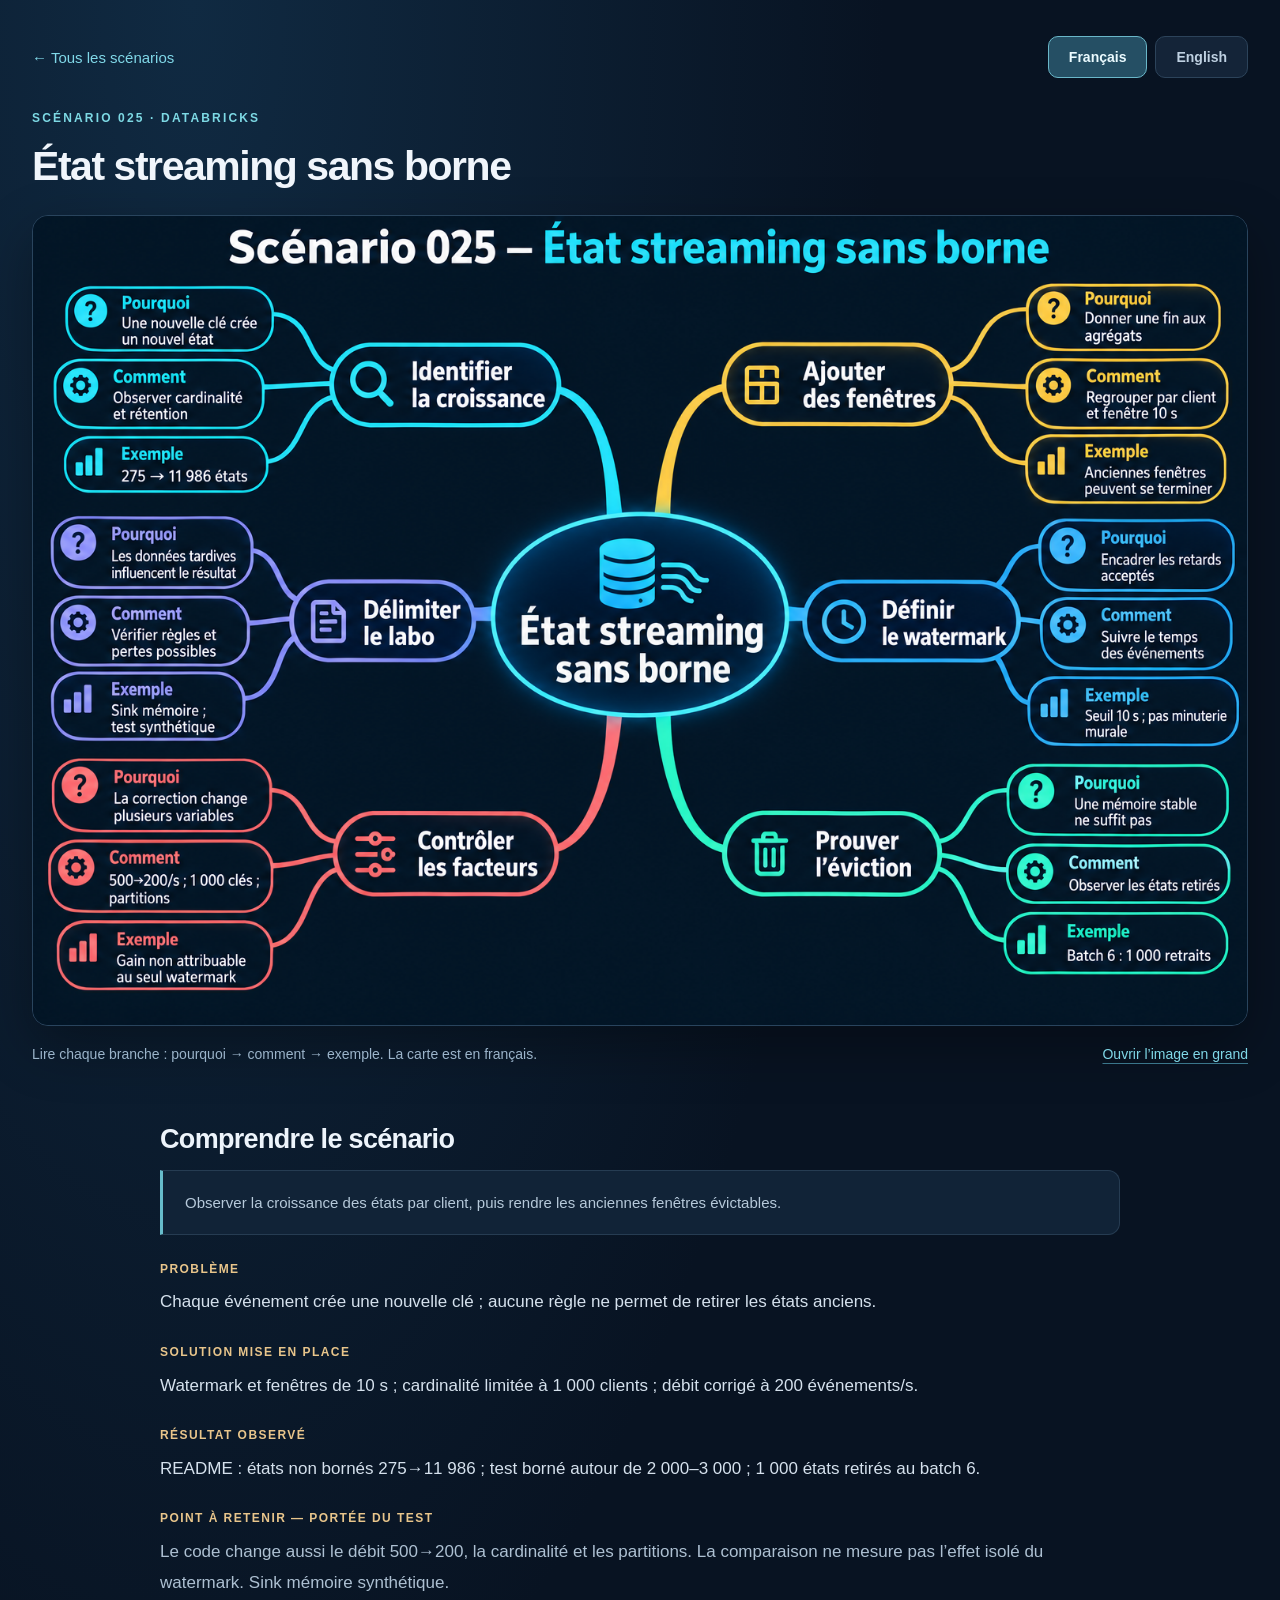
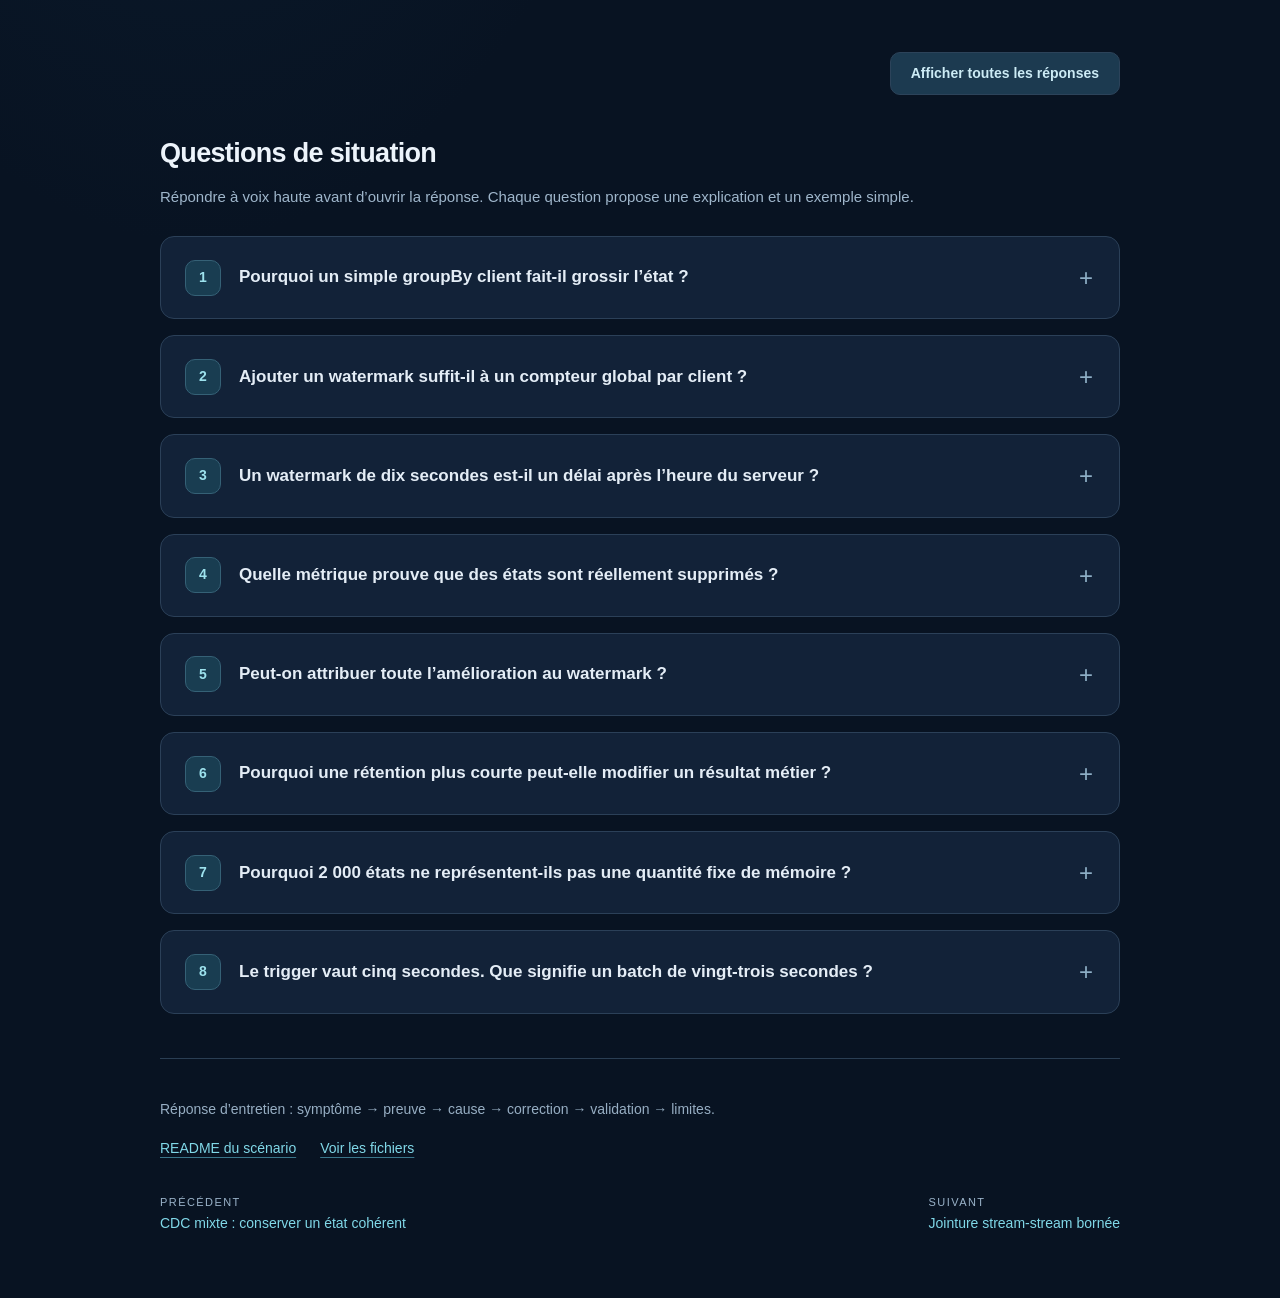
<file: revision/scenario_025.html>
<!doctype html>
<html lang="fr"><head><meta charset="utf-8"><meta name="viewport" content="width=device-width, initial-scale=1">
<title>État streaming sans borne</title><link rel="stylesheet" href="style.css"><script src="portal.js" defer></script></head>
<body><main>
<nav class="topbar" aria-label="Navigation"><a href="index.html" id="home">← Tous les scénarios</a><div class="controls" aria-label="Langue / Language"><button id="fr" aria-pressed="true">Français</button><button id="en" aria-pressed="false">English</button></div></nav>
<div class="eyebrow">SCÉNARIO 025 · DATABRICKS</div><h1 id="title">État streaming sans borne</h1>
<figure id="mindmap"><a href="images/scenario_025.png" id="imageLink" target="_blank" rel="noopener"><img src="images/scenario_025.png" width="1536" height="1024" alt="Mind map : État streaming sans borne. Raisonnement pourquoi, comment et exemple."></a>
<figcaption><span id="mapCaption"></span><a href="images/scenario_025.png" id="fullImage" target="_blank" rel="noopener"></a></figcaption></figure>
<section class="reading"><h2 id="summaryTitle"></h2><p class="scope" id="overview"></p><dl><dt id="problemLabel"></dt><dd id="problem"></dd><dt id="solutionLabel"></dt><dd id="solution"></dd><dt id="resultLabel"></dt><dd id="result"></dd><dt id="limitsLabel"></dt><dd id="limits"></dd></dl></section>
<section class="questions"><div class="controls"><button id="answers" aria-expanded="false"></button></div>
<h2 id="questionsTitle"></h2><p id="instruction"></p><div id="questions"></div>
<footer><p id="practice"></p><div class="sources"><a id="source" href="https://github.com/Adibkhf/databricks-lab-platform/blob/main/scenarios/scenario_025_etat_qui_augmente_sans_borne/README.md" target="_blank" rel="noopener"></a><a id="code" href="https://github.com/Adibkhf/databricks-lab-platform/tree/main/scenarios/scenario_025_etat_qui_augmente_sans_borne" target="_blank" rel="noopener"></a></div>
<nav class="pager" aria-label="Autres scénarios"><a id="previous" href="scenario_014.html"></a><a id="next" href="scenario_026.html"></a></nav></footer></section><noscript><p>Activer JavaScript pour consulter les questions bilingues.</p></noscript></main>
<script id="content" type="application/json">{"number": 25, "slug": "scenario_025_etat_qui_augmente_sans_borne", "category": "streaming", "title": {"fr": "État streaming sans borne", "en": "Unbounded streaming state"}, "summary": {"fr": "Observer la croissance des états par client, puis rendre les anciennes fenêtres évictables.", "en": "Observe per-customer state growth, then make old windows evictable."}, "problem": {"fr": "Chaque événement crée une nouvelle clé ; aucune règle ne permet de retirer les états anciens.", "en": "Every event creates a new key; no rule allows old state to be removed."}, "solution": {"fr": "Watermark et fenêtres de 10 s ; cardinalité limitée à 1 000 clients ; débit corrigé à 200 événements/s.", "en": "10-second watermark and windows; cardinality limited to 1,000 customers; corrected rate is 200 events/s."}, "result": {"fr": "README : états non bornés 275→11 986 ; test borné autour de 2 000–3 000 ; 1 000 états retirés au batch 6.", "en": "README: unbounded state 275→11,986; bounded test around 2,000–3,000; 1,000 states removed in batch 6."}, "limits": {"fr": "Le code change aussi le débit 500→200, la cardinalité et les partitions. La comparaison ne mesure pas l’effet isolé du watermark. Sink mémoire synthétique.", "en": "Code also changes rate 500→200, cardinality and partitions. The comparison does not isolate watermark impact. Synthetic memory sink."}, "branches": [["Identifier la croissance", "Une nouvelle clé crée un nouvel état", "Observer cardinalité et rétention", "275 → 11 986 états"], ["Ajouter des fenêtres", "Donner une fin aux agrégats", "Regrouper par client et fenêtre 10 s", "Anciennes fenêtres peuvent se terminer"], ["Définir le watermark", "Encadrer les retards acceptés", "Suivre le temps des événements", "Seuil 10 s ; pas minuterie murale"], ["Prouver l’éviction", "Une mémoire stable ne suffit pas", "Observer les états retirés", "Batch 6 : 1 000 retraits"], ["Contrôler les facteurs", "La correction change plusieurs variables", "500→200/s ; 1 000 clés ; partitions", "Gain non attribuable au seul watermark"], ["Délimiter le labo", "Les données tardives influencent le résultat", "Vérifier règles et pertes possibles", "Sink mémoire ; test synthétique"]], "topics": [{"fr": ["Cause", "Pourquoi un simple groupBy client fait-il grossir l’état ?", "La source non bornée donne une nouvelle clé à chaque événement et le cumul n’a pas de fin temporelle. Spark doit conserver un compteur pour chaque clé.", "customer_id=value ; nouveaux clients permanents."], "en": ["Cause", "Why can groupBy customer keep growing state?", "The unbounded source creates a new key for every event and cumulative aggregation has no time boundary. Spark retains a counter for each key.", "customer_id=value; continually new customers."]}, {"fr": ["Fenêtre", "Ajouter un watermark suffit-il à un compteur global par client ?", "Le plan doit permettre de déterminer quand un état est terminé. Le code corrigé regroupe par fenêtre temporelle et client, avec watermark sur le même temps événement.", "Fenêtre 10 s + client ; anciens agrégats deviennent évictables."], "en": ["Window", "Is a watermark sufficient for a lifetime customer counter?", "The plan must determine when state is complete. Corrected code groups by time window and customer with a watermark on that event time.", "10-second window + customer; old aggregates become evictable."]}, {"fr": ["Temps événement", "Un watermark de dix secondes est-il un délai après l’heure du serveur ?", "Non. Il suit la progression du temps des événements observés. Un stream sans nouveaux événements peut donc ne pas faire avancer son seuil.", "Temps événement le plus récent moins tolérance ; pas horloge murale."], "en": ["Event time", "Is a ten-second watermark a timer from server time?", "No. It follows progress in observed event time. Without new events, the threshold may not advance.", "Latest observed event time minus tolerance, not wall-clock time."]}, {"fr": ["Preuve d’éviction", "Quelle métrique prouve que des états sont réellement supprimés ?", "numRowsRemoved indique des retraits. Le README rapporte 1 000 retraits au batch 6 ; la seule stabilité de memoryUsedBytes serait insuffisante.", "STATE_REMOVED_ROWS=1000, état autour de 2 000–3 000."], "en": ["Eviction proof", "Which metric proves that state is actually removed?", "numRowsRemoved measures removals. README reports 1,000 in batch 6; stable memoryUsedBytes alone would be insufficient.", "STATE_REMOVED_ROWS=1000; state around 2,000–3,000."]}, {"fr": ["Comparaison", "Peut-on attribuer toute l’amélioration au watermark ?", "Non. Le code borné passe aussi de 500 à 200 événements/s, limite les clients à 1 000 et configure huit partitions. Il faudrait tenir ces facteurs constants pour isoler un effet.", "Deux débits différents : comparaison illustrative, pas effet causal unique."], "en": ["Comparison", "Can all improvement be attributed to the watermark?", "No. Bounded code also changes rate from 500 to 200 events/s, limits customers to 1,000 and configures eight partitions. Hold those factors constant to isolate impact.", "Different rates: illustrative comparison, not one isolated causal effect."]}, {"fr": ["Données tardives", "Pourquoi une rétention plus courte peut-elle modifier un résultat métier ?", "Des événements arrivant hors de la tolérance peuvent ne plus être pris en compte. Choisir une politique de retard liée aux données et mesurer les événements exclus.", "Suivre numRowsDroppedByWatermark ; zéro observé ne teste pas tous les retards."], "en": ["Late data", "Why can shorter retention change business results?", "Events arriving outside tolerated lateness may no longer be included. Choose a data-based lateness policy and measure exclusions.", "Track numRowsDroppedByWatermark; zero observed does not test all delays."]}, {"fr": ["État et mémoire", "Pourquoi 2 000 états ne représentent-ils pas une quantité fixe de mémoire ?", "La taille des clés, valeurs et structures compte aussi. Comparer nombre d’états, mémoire et durée des batches plutôt que convertir directement les lignes en octets.", "Même nombre de clés avec des valeurs plus grandes : plus de mémoire possible."], "en": ["State and memory", "Why do 2,000 states not imply a fixed memory size?", "Key, value and structure sizes also matter. Compare state count, memory and batch duration rather than directly converting rows to bytes.", "Same key count with larger values can consume more memory."]}, {"fr": ["Cadence", "Le trigger vaut cinq secondes. Que signifie un batch de vingt-trois secondes ?", "La cadence demandée n’impose pas une limite de calcul. Le stream peut prendre du retard ; vérifier aussi les débits et l’accumulation sur plusieurs batches.", "Batch initial documenté : 23 s pour un trigger de 5 s."], "en": ["Cadence", "Trigger is five seconds. What does a twenty-three-second batch mean?", "Requested cadence does not cap computation time. The stream can fall behind; inspect rates and accumulation across batches too.", "Documented initial batch: 23 s with a 5 s trigger."]}], "previous": {"title": {"fr": "CDC mixte : conserver un état cohérent", "en": "Mixed CDC: maintain consistent state"}}, "next": {"title": {"fr": "Jointure stream-stream bornée", "en": "Bounded stream-stream join"}}}</script></body></html>
</file>
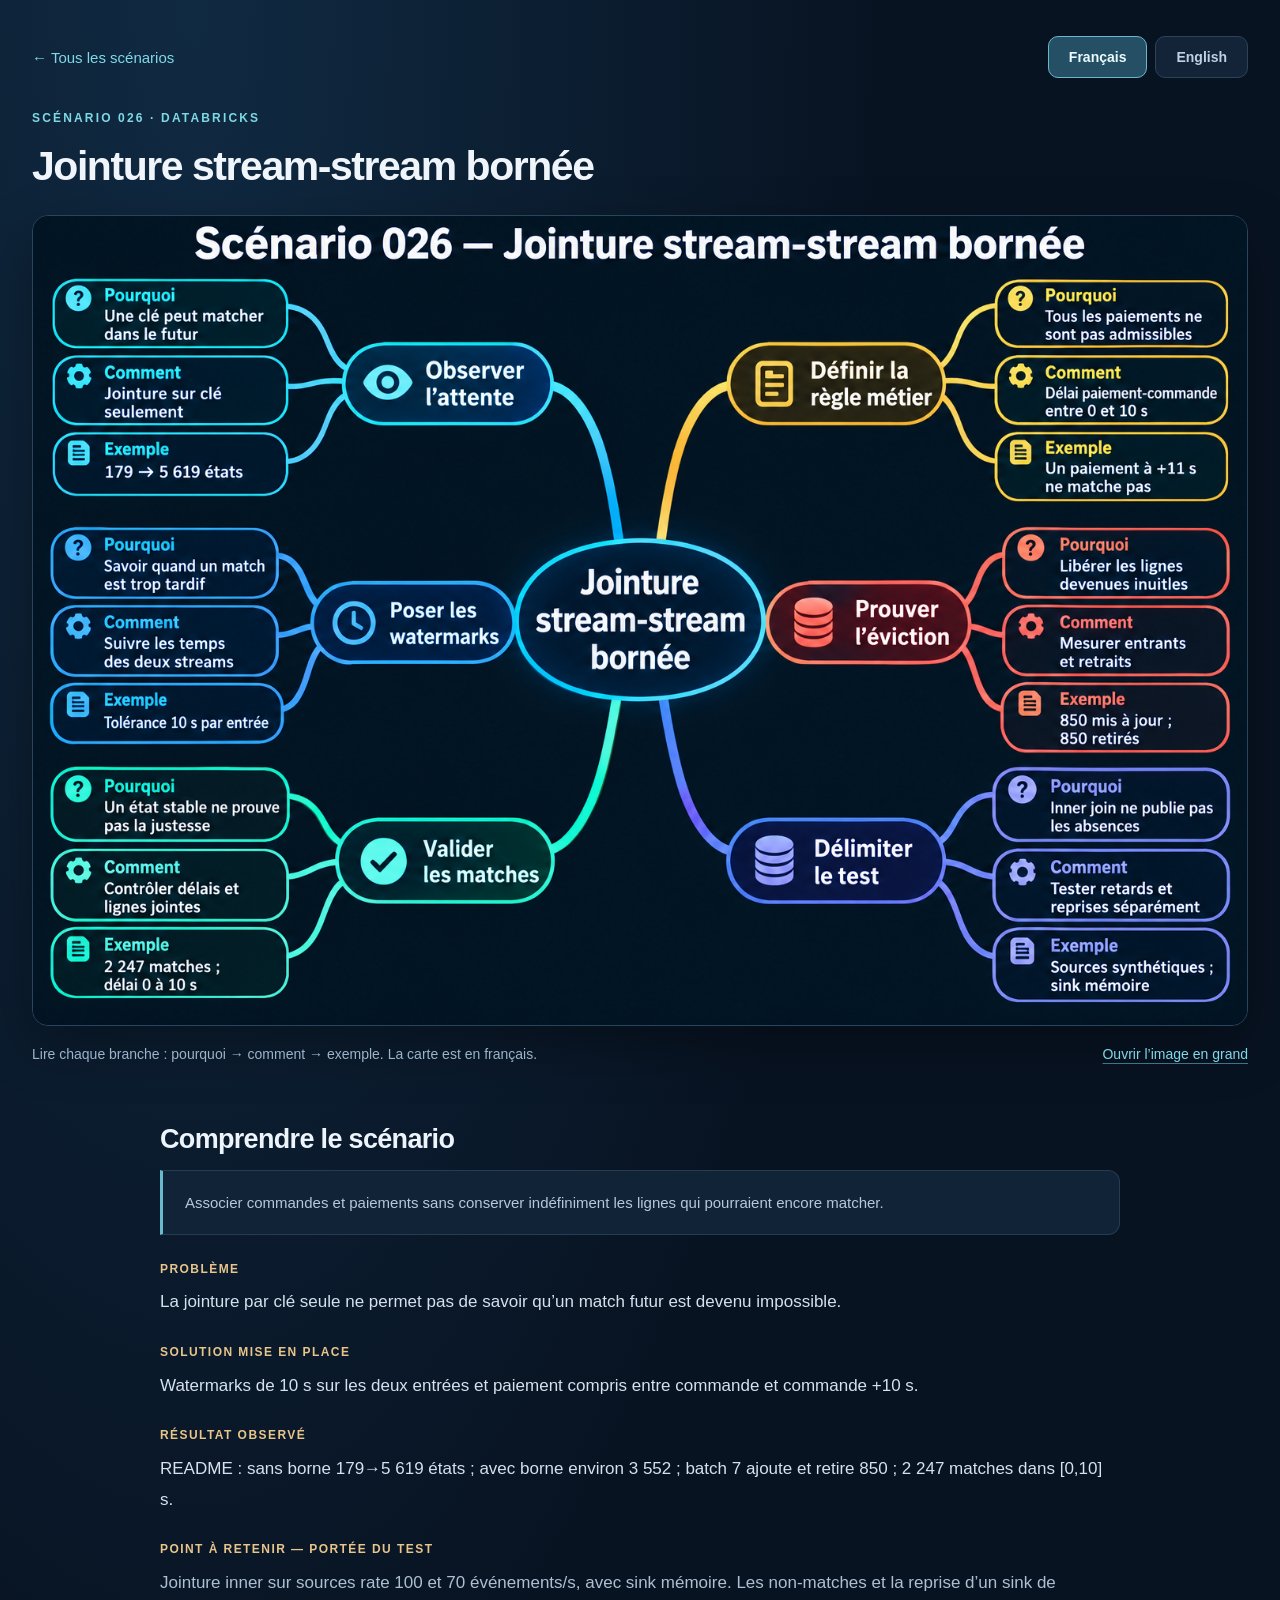
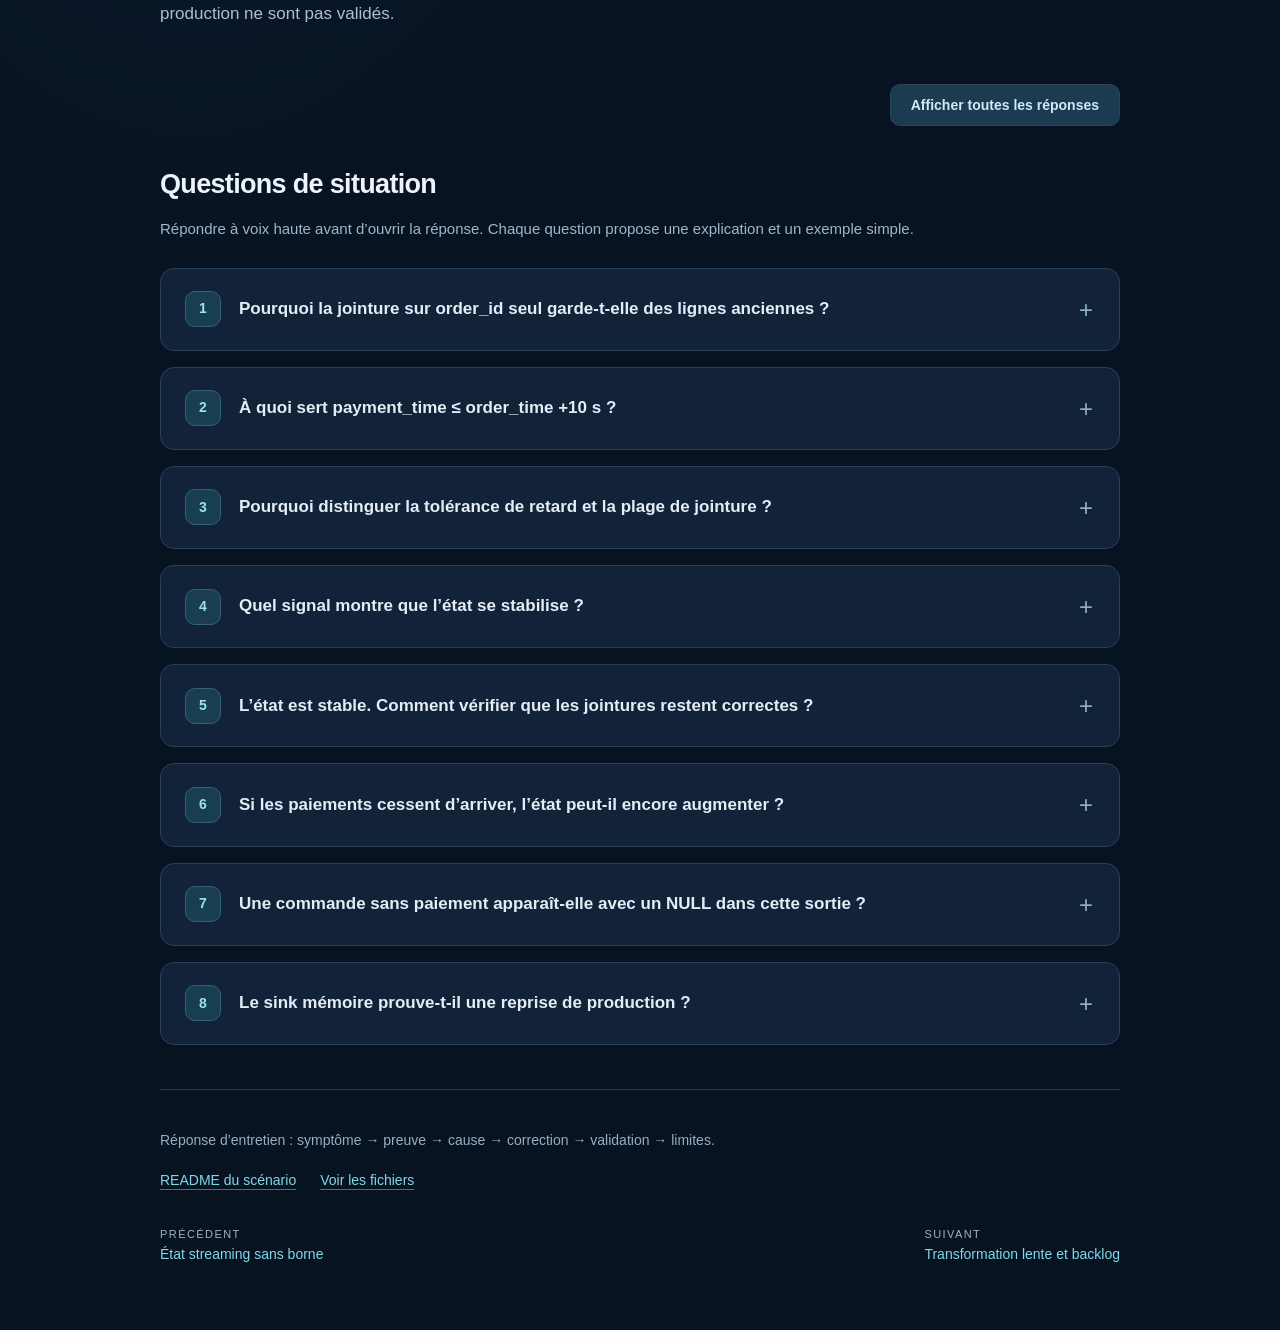
<file: revision/scenario_026.html>
<!doctype html>
<html lang="fr"><head><meta charset="utf-8"><meta name="viewport" content="width=device-width, initial-scale=1">
<title>Jointure stream-stream bornée</title><link rel="stylesheet" href="style.css"><script src="portal.js" defer></script></head>
<body><main>
<nav class="topbar" aria-label="Navigation"><a href="index.html" id="home">← Tous les scénarios</a><div class="controls" aria-label="Langue / Language"><button id="fr" aria-pressed="true">Français</button><button id="en" aria-pressed="false">English</button></div></nav>
<div class="eyebrow">SCÉNARIO 026 · DATABRICKS</div><h1 id="title">Jointure stream-stream bornée</h1>
<figure id="mindmap"><a href="images/scenario_026.png" id="imageLink" target="_blank" rel="noopener"><img src="images/scenario_026.png" width="1536" height="1024" alt="Mind map : Jointure stream-stream bornée. Raisonnement pourquoi, comment et exemple."></a>
<figcaption><span id="mapCaption"></span><a href="images/scenario_026.png" id="fullImage" target="_blank" rel="noopener"></a></figcaption></figure>
<section class="reading"><h2 id="summaryTitle"></h2><p class="scope" id="overview"></p><dl><dt id="problemLabel"></dt><dd id="problem"></dd><dt id="solutionLabel"></dt><dd id="solution"></dd><dt id="resultLabel"></dt><dd id="result"></dd><dt id="limitsLabel"></dt><dd id="limits"></dd></dl></section>
<section class="questions"><div class="controls"><button id="answers" aria-expanded="false"></button></div>
<h2 id="questionsTitle"></h2><p id="instruction"></p><div id="questions"></div>
<footer><p id="practice"></p><div class="sources"><a id="source" href="https://github.com/Adibkhf/databricks-lab-platform/blob/main/scenarios/scenario_026_jointure_sans_contrainte_temporelle/README.md" target="_blank" rel="noopener"></a><a id="code" href="https://github.com/Adibkhf/databricks-lab-platform/tree/main/scenarios/scenario_026_jointure_sans_contrainte_temporelle" target="_blank" rel="noopener"></a></div>
<nav class="pager" aria-label="Autres scénarios"><a id="previous" href="scenario_025.html"></a><a id="next" href="scenario_028.html"></a></nav></footer></section><noscript><p>Activer JavaScript pour consulter les questions bilingues.</p></noscript></main>
<script id="content" type="application/json">{"number": 26, "slug": "scenario_026_jointure_sans_contrainte_temporelle", "category": "streaming", "title": {"fr": "Jointure stream-stream bornée", "en": "Bounded stream-stream join"}, "summary": {"fr": "Associer commandes et paiements sans conserver indéfiniment les lignes qui pourraient encore matcher.", "en": "Join orders and payments without indefinitely retaining rows that might still match."}, "problem": {"fr": "La jointure par clé seule ne permet pas de savoir qu’un match futur est devenu impossible.", "en": "A key-only join cannot determine when a future match becomes impossible."}, "solution": {"fr": "Watermarks de 10 s sur les deux entrées et paiement compris entre commande et commande +10 s.", "en": "10-second watermarks on both inputs and payment time between order time and order time +10 s."}, "result": {"fr": "README : sans borne 179→5 619 états ; avec borne environ 3 552 ; batch 7 ajoute et retire 850 ; 2 247 matches dans [0,10] s.", "en": "README: unbounded 179→5,619 states; bounded around 3,552; batch 7 adds and removes 850; 2,247 matches within [0,10] s."}, "limits": {"fr": "Jointure inner sur sources rate 100 et 70 événements/s, avec sink mémoire. Les non-matches et la reprise d’un sink de production ne sont pas validés.", "en": "Inner join on rate sources of 100 and 70 events/s with a memory sink. Unmatched rows and production sink recovery are not validated."}, "branches": [["Observer l’attente", "Une clé peut matcher dans le futur", "Jointure sur clé seulement", "179 → 5 619 états"], ["Définir la règle métier", "Tous les paiements ne sont pas admissibles", "Délai paiement-commande entre 0 et 10 s", "Un paiement à +11 s ne matche pas"], ["Poser les watermarks", "Savoir quand un match est trop tardif", "Suivre les temps des deux streams", "Tolérance 10 s par entrée"], ["Prouver l’éviction", "Libérer les lignes devenues inutiles", "Mesurer entrants et retraits", "850 mis à jour ; 850 retirés"], ["Valider les matches", "Un état stable ne prouve pas la justesse", "Contrôler délais et lignes jointes", "2 247 matches ; délai 0 à 10 s"], ["Délimiter le test", "Inner join ne publie pas les absences", "Tester retards et reprises séparément", "Sources synthétiques ; sink mémoire"]], "topics": [{"fr": ["Attente sans fin", "Pourquoi la jointure sur order_id seul garde-t-elle des lignes anciennes ?", "Sans borne, un paiement correspondant peut théoriquement arriver plus tard. Spark ne peut pas considérer la ligne comme définitivement inutilisable.", "Sans borne : 179 → 5 619 états dans le README."], "en": ["Endless waiting", "Why does an order_id-only join retain old rows?", "Without a bound, a matching payment can theoretically arrive later. Spark cannot classify the row as permanently unusable.", "Unbounded: 179 → 5,619 states in README."]}, {"fr": ["Borne métier", "À quoi sert payment_time ≤ order_time +10 s ?", "Elle définit les matches admissibles et permet de raisonner sur la fin d’attente. Cette règle change aussi le résultat métier ; elle doit être justifiée.", "Paiement à +8 s admissible ; +11 s hors règle."], "en": ["Business bound", "What does payment_time ≤ order_time +10 s achieve?", "It defines valid matches and enables reasoning about when waiting ends. It also changes business results, so it needs justification.", "Payment at +8 s valid; +11 s outside the rule."]}, {"fr": ["Watermark et borne", "Pourquoi distinguer la tolérance de retard et la plage de jointure ?", "La plage compare les temps métier de deux événements. Le watermark décrit la progression et le retard toléré à l’arrivée. Deux paramètres de dix secondes peuvent donc avoir des rôles différents.", "Paiement tardivement reçu avec délai métier +5 s : notions distinctes."], "en": ["Watermark and bound", "Why distinguish lateness tolerance from join range?", "The range compares business event times. Watermark tracks progress and tolerated arrival lateness. Two ten-second settings can have different roles.", "Late-arriving payment with business delay +5 s: different concepts."]}, {"fr": ["Équilibre", "Quel signal montre que l’état se stabilise ?", "Observer les états totaux et retirés sur plusieurs batches. Le batch 7 documenté met à jour et retire chacun 850 états, avec un total autour de 3 552.", "Entrées et évictions se compensent dans ce batch."], "en": ["Balance", "What indicates stabilized state?", "Inspect total and removed state across batches. Documented batch 7 updates and removes 850 states each, around 3,552 total.", "Updates and evictions balance in that batch."]}, {"fr": ["Justesse", "L’état est stable. Comment vérifier que les jointures restent correctes ?", "Contrôler les clés et les différences payment_time-order_time. Le test valide 2 247 matches avec un délai entre zéro et dix secondes.", "min_delay=0 ; max_delay=10 ; PASS."], "en": ["Correctness", "State is stable. How do you check join correctness?", "Inspect keys and payment_time-order_time differences. The test validates 2,247 matches with delays from zero to ten seconds.", "min_delay=0; max_delay=10; PASS."]}, {"fr": ["Stream lent", "Si les paiements cessent d’arriver, l’état peut-il encore augmenter ?", "Oui. La progression temporelle du stream lent peut retarder l’éviction. Examiner les watermarks des deux entrées et la politique globale ; ne pas conclure à une fuite mémoire uniquement.", "Commandes continuent ; watermark paiement reste en arrière."], "en": ["Slow stream", "If payments stop arriving, can state grow again?", "Yes. Slow input event-time progress can delay eviction. Inspect both watermarks and global policy instead of immediately diagnosing a memory leak.", "Orders continue; payment watermark lags."]}, {"fr": ["Non-match", "Une commande sans paiement apparaît-elle avec un NULL dans cette sortie ?", "Non, le code utilise inner join. Il produit les correspondances admissibles, pas une liste des commandes impayées. Un autre besoin demanderait une autre jointure et des tests.", "Commande sans match : absente de la sortie inner."], "en": ["Unmatched rows", "Does an order without payment appear with NULL here?", "No. Code uses inner join. It returns valid matches, not a list of unpaid orders. Another requirement needs another join and tests.", "Order without a match: absent from inner output."]}, {"fr": ["Sink de test", "Le sink mémoire prouve-t-il une reprise de production ?", "Non. Il sert à observer les résultats et les métriques dans le labo. Une cible durable, ses écritures et ses retries demanderaient une validation distincte.", "memory + queryName : inspection du test, pas garantie de livraison durable."], "en": ["Test sink", "Does a memory sink prove production recovery?", "No. It supports lab inspection of results and metrics. A durable target and its writes and retries need separate validation.", "memory + queryName: test inspection, not durable delivery guarantees."]}], "previous": {"title": {"fr": "État streaming sans borne", "en": "Unbounded streaming state"}}, "next": {"title": {"fr": "Transformation lente et backlog", "en": "Slow transformation and backlog"}}}</script></body></html>
</file>
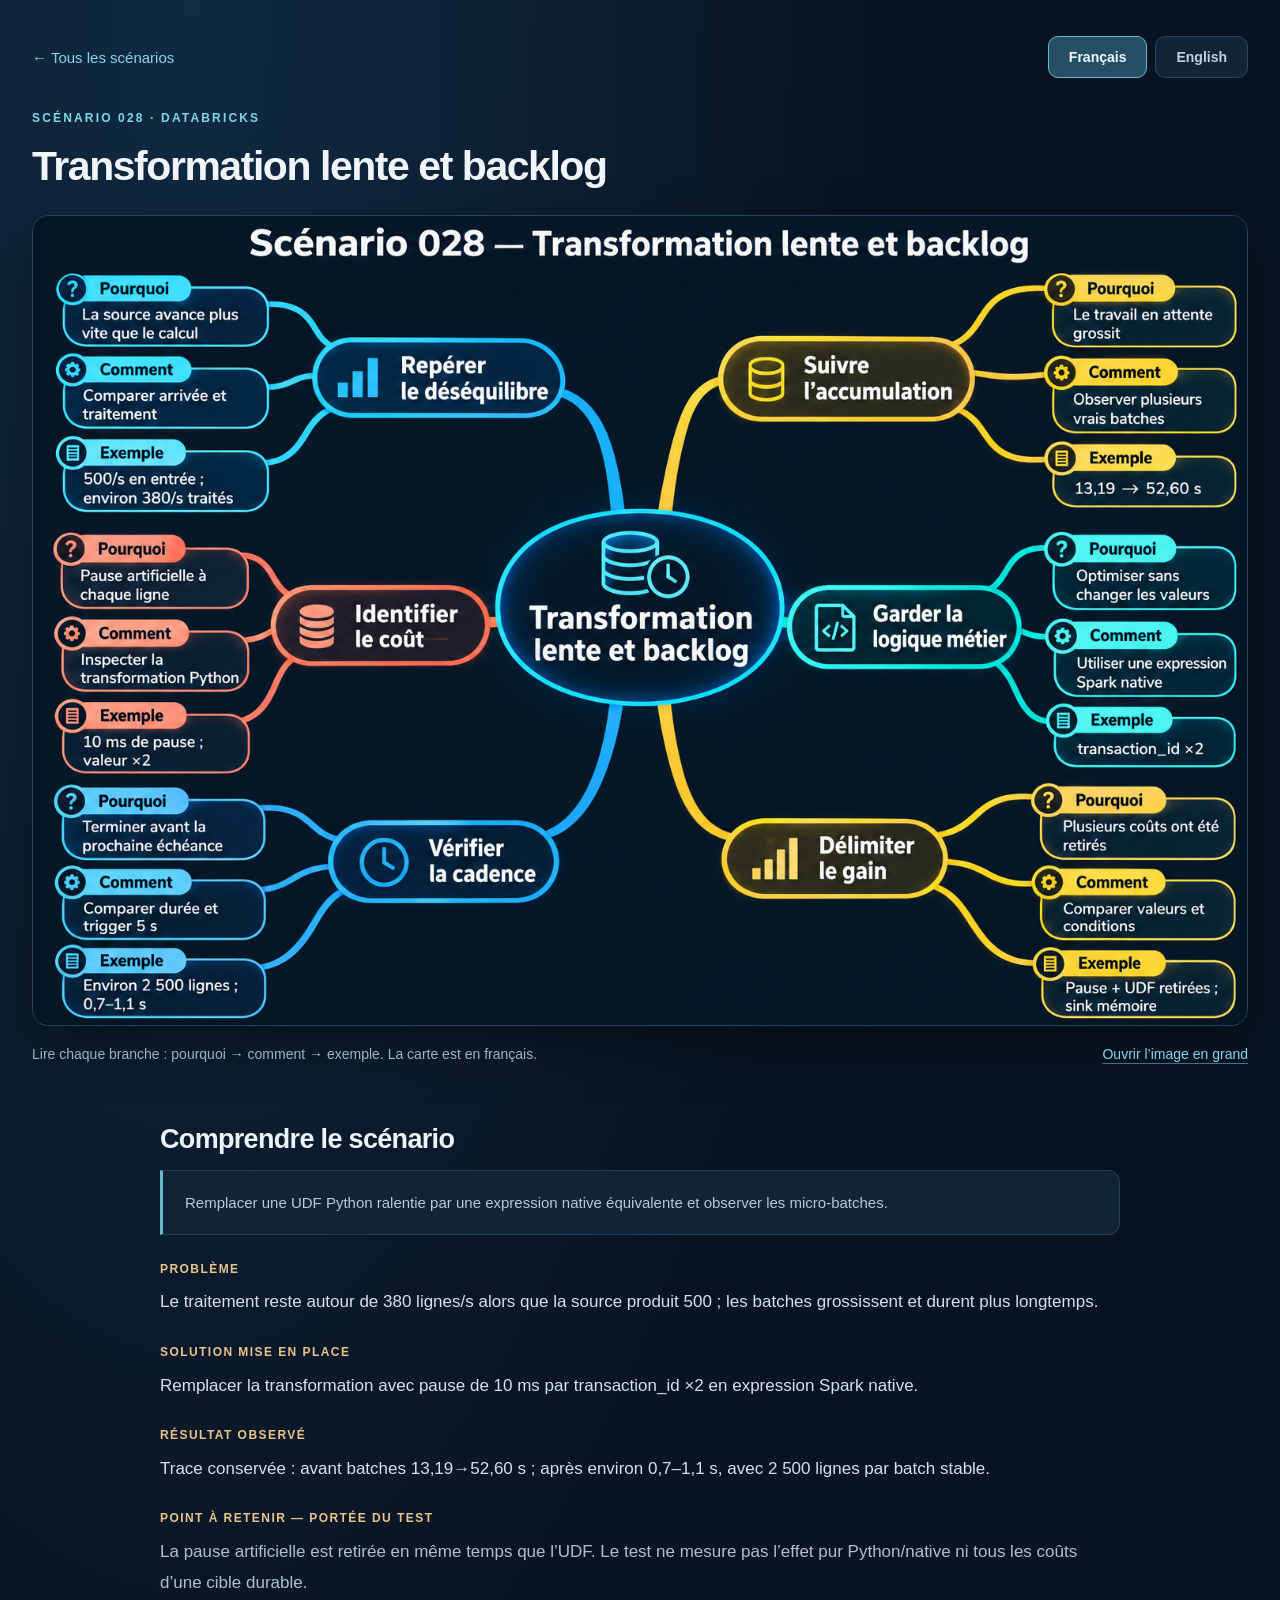
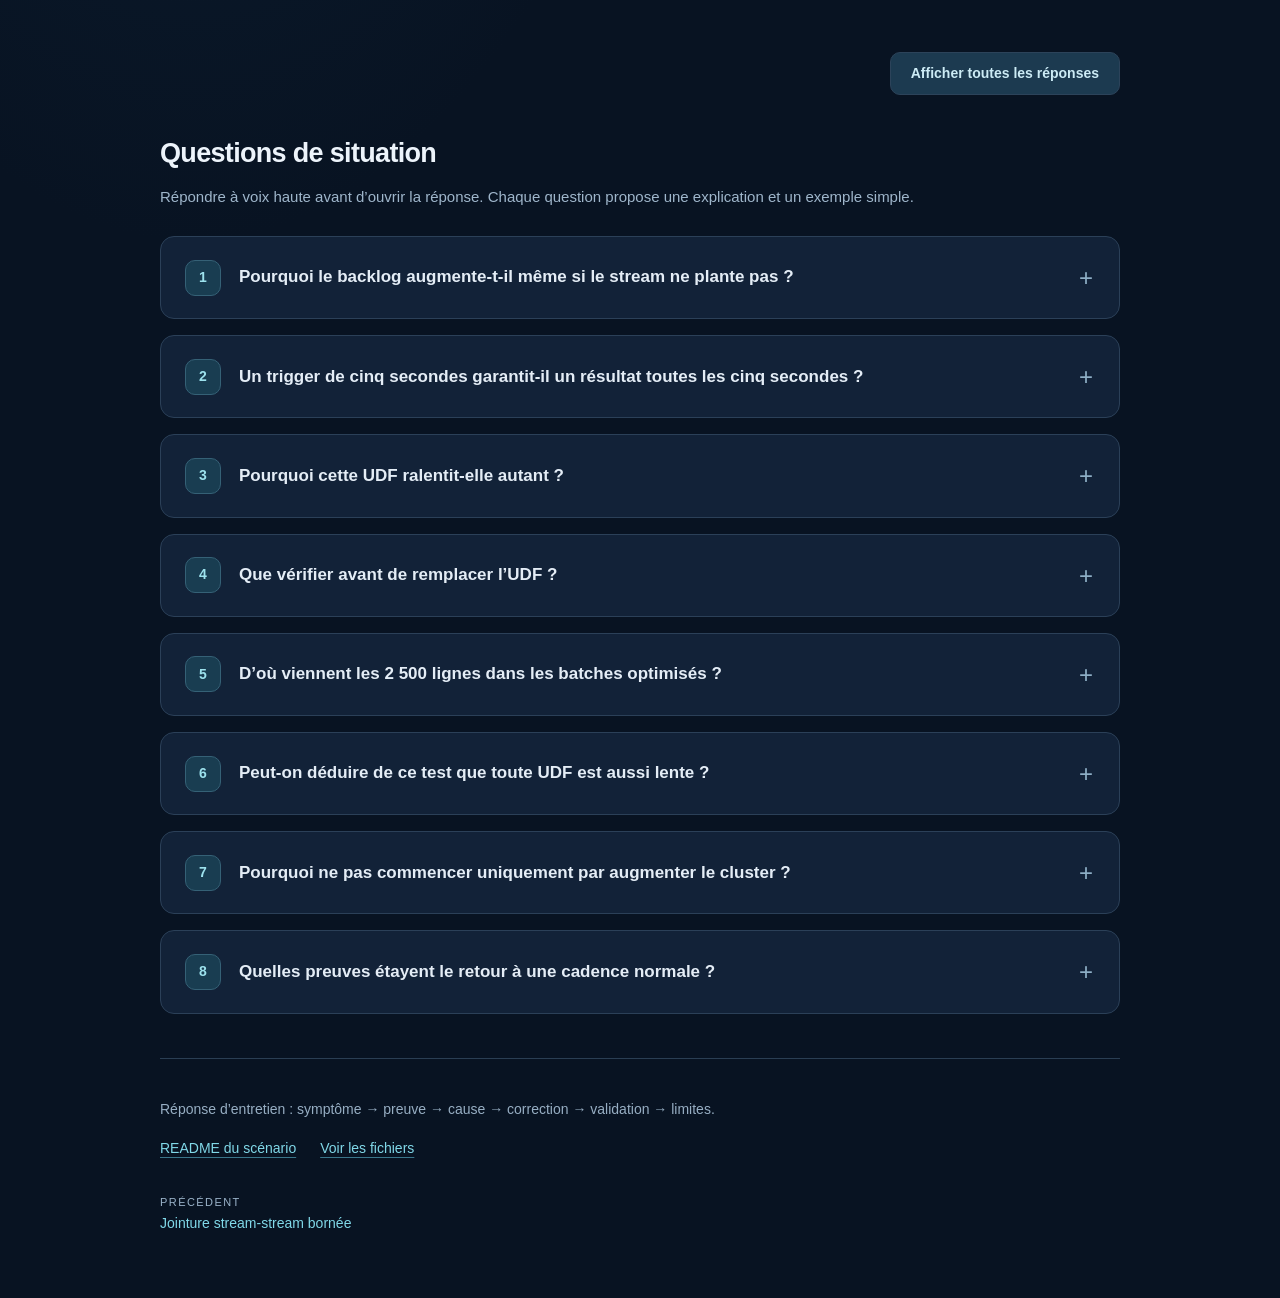
<file: revision/scenario_028.html>
<!doctype html>
<html lang="fr"><head><meta charset="utf-8"><meta name="viewport" content="width=device-width, initial-scale=1">
<title>Transformation lente et backlog</title><link rel="stylesheet" href="style.css"><script src="portal.js" defer></script></head>
<body><main>
<nav class="topbar" aria-label="Navigation"><a href="index.html" id="home">← Tous les scénarios</a><div class="controls" aria-label="Langue / Language"><button id="fr" aria-pressed="true">Français</button><button id="en" aria-pressed="false">English</button></div></nav>
<div class="eyebrow">SCÉNARIO 028 · DATABRICKS</div><h1 id="title">Transformation lente et backlog</h1>
<figure id="mindmap"><a href="images/scenario_028.png" id="imageLink" target="_blank" rel="noopener"><img src="images/scenario_028.png" width="1536" height="1024" alt="Mind map : Transformation lente et backlog. Raisonnement pourquoi, comment et exemple."></a>
<figcaption><span id="mapCaption"></span><a href="images/scenario_028.png" id="fullImage" target="_blank" rel="noopener"></a></figcaption></figure>
<section class="reading"><h2 id="summaryTitle"></h2><p class="scope" id="overview"></p><dl><dt id="problemLabel"></dt><dd id="problem"></dd><dt id="solutionLabel"></dt><dd id="solution"></dd><dt id="resultLabel"></dt><dd id="result"></dd><dt id="limitsLabel"></dt><dd id="limits"></dd></dl></section>
<section class="questions"><div class="controls"><button id="answers" aria-expanded="false"></button></div>
<h2 id="questionsTitle"></h2><p id="instruction"></p><div id="questions"></div>
<footer><p id="practice"></p><div class="sources"><a id="source" href="https://github.com/Adibkhf/databricks-lab-platform/blob/main/scenarios/scenario_028_transformation_trop_lente/README.md" target="_blank" rel="noopener"></a><a id="code" href="https://github.com/Adibkhf/databricks-lab-platform/tree/main/scenarios/scenario_028_transformation_trop_lente" target="_blank" rel="noopener"></a></div>
<nav class="pager" aria-label="Autres scénarios"><a id="previous" href="scenario_026.html"></a></nav></footer></section><noscript><p>Activer JavaScript pour consulter les questions bilingues.</p></noscript></main>
<script id="content" type="application/json">{"number": 28, "slug": "scenario_028_transformation_trop_lente", "category": "performance", "title": {"fr": "Transformation lente et backlog", "en": "Slow transformation and backlog"}, "summary": {"fr": "Remplacer une UDF Python ralentie par une expression native équivalente et observer les micro-batches.", "en": "Replace an artificially slowed Python UDF with an equivalent native expression and observe micro-batches."}, "problem": {"fr": "Le traitement reste autour de 380 lignes/s alors que la source produit 500 ; les batches grossissent et durent plus longtemps.", "en": "Processing stays around 380 rows/s against 500 arriving rows/s; batches grow and take longer."}, "solution": {"fr": "Remplacer la transformation avec pause de 10 ms par transaction_id ×2 en expression Spark native.", "en": "Replace the transformation with a 10 ms pause by native Spark transaction_id ×2."}, "result": {"fr": "Trace conservée : avant batches 13,19→52,60 s ; après environ 0,7–1,1 s, avec 2 500 lignes par batch stable.", "en": "Retained trace: before 13.19→52.60 s batches; after roughly 0.7–1.1 s, with 2,500 rows per stable batch."}, "limits": {"fr": "La pause artificielle est retirée en même temps que l’UDF. Le test ne mesure pas l’effet pur Python/native ni tous les coûts d’une cible durable.", "en": "The artificial pause is removed together with the UDF. The test does not isolate Python/native overhead or durable-target costs."}, "branches": [["Repérer le déséquilibre", "La source avance plus vite que le calcul", "Comparer arrivée et traitement", "500/s en entrée ; environ 380/s traités"], ["Suivre l’accumulation", "Le travail en attente grossit", "Observer plusieurs vrais batches", "13,19 → 52,60 s"], ["Identifier le coût", "Pause artificielle à chaque ligne", "Inspecter la transformation Python", "10 ms de pause ; valeur ×2"], ["Garder la logique métier", "Optimiser sans changer les valeurs", "Utiliser une expression Spark native", "transaction_id ×2"], ["Vérifier la cadence", "Terminer avant la prochaine échéance", "Comparer durée et trigger 5 s", "Environ 2 500 lignes ; 0,7–1,1 s"], ["Délimiter le gain", "Plusieurs coûts ont été retirés", "Comparer valeurs et conditions", "Pause + UDF retirées ; sink mémoire"]], "topics": [{"fr": ["Diagnostic", "Pourquoi le backlog augmente-t-il même si le stream ne plante pas ?", "La source ajoute les données plus vite que le traitement les consomme. Les logs montrent environ 500 lignes/s entrantes contre 380 traitées ; la file de travail grossit.", "Batch 1 : 6 721 lignes ; batch 5 : 20 437."], "en": ["Diagnosis", "Why does backlog grow even without crashes?", "Source adds data faster than processing consumes it. Logs show roughly 500 incoming rows/s versus 380 processed, so pending work grows.", "Batch 1: 6,721 rows; batch 5: 20,437."]}, {"fr": ["Trigger", "Un trigger de cinq secondes garantit-il un résultat toutes les cinq secondes ?", "Non. C’est une cadence demandée. Un batch de cinquante secondes ne finit pas en cinq secondes ; mesurer son temps et la fraîcheur réelle.", "Trigger 5 s ; batch lent 52,60 s."], "en": ["Trigger", "Does a five-second trigger guarantee output every five seconds?", "No. It requests a cadence. A fifty-second batch does not finish in five seconds; measure runtime and real freshness.", "5 s trigger; slow batch 52.60 s."]}, {"fr": ["Coût de la transformation", "Pourquoi cette UDF ralentit-elle autant ?", "Elle appelle Python et ajoute volontairement une pause de 10 ms par ligne. La correction retire cette pause et remplace l’opération par une expression native.", "slow_transform fait sleep(0.01), puis value ×2."], "en": ["Transformation cost", "Why is this UDF so slow?", "It calls Python and deliberately sleeps 10 ms per row. The fix removes the pause and uses a native expression.", "slow_transform sleeps 0.01 s, then returns value ×2."]}, {"fr": ["Équivalence", "Que vérifier avant de remplacer l’UDF ?", "Le résultat métier doit être identique pour les valeurs et types concernés. Ici, les deux versions calculent transaction_id ×2 ; vérifier aussi les cas limites si le contrat évolue.", "transaction_id=7 → processed_value=14 dans les deux versions."], "en": ["Equivalence", "What should be checked before replacing the UDF?", "Business outputs must match for relevant values and types. Both versions compute transaction_id ×2 here; inspect edge cases if the contract changes.", "transaction_id=7 → processed_value=14 in both versions."]}, {"fr": ["Régime stable", "D’où viennent les 2 500 lignes dans les batches optimisés ?", "À 500 événements par seconde sur une cadence de cinq secondes, environ 2 500 événements s’accumulent entre déclenchements en régime stable. Le démarrage peut différer.", "500 ×5 = 2 500 ; premiers batches pas forcément identiques."], "en": ["Steady state", "Why do optimized batches contain 2,500 rows?", "At 500 events per second and five-second cadence, roughly 2,500 accumulate between triggers in steady state. Startup can differ.", "500 ×5 = 2,500; early batches may differ."]}, {"fr": ["Facteurs", "Peut-on déduire de ce test que toute UDF est aussi lente ?", "Non. Le code retire en même temps une pause artificielle et l’UDF. Il prouve la correction de cet anti-pattern, pas un ratio universel entre Python et expressions natives.", "Pause de 10 ms retirée : facteur majeur du gain."], "en": ["Factors", "Does this test show every UDF is equally slow?", "No. Code removes an artificial sleep and the UDF together. It proves this anti-pattern fix, not a universal Python/native ratio.", "Removing 10 ms sleep is a major gain factor."]}, {"fr": ["Capacité", "Pourquoi ne pas commencer uniquement par augmenter le cluster ?", "Le code contient un coût évitable pour une opération simple. Corriger puis mesurer permet de dimensionner à partir du travail nécessaire, plutôt que masquer cette pause.", "Multiplier par deux ne nécessite pas une pause par ligne."], "en": ["Capacity", "Why not begin solely by increasing cluster size?", "Code has avoidable cost for a simple operation. Fixing and measuring helps size necessary work rather than masking the pause.", "Doubling a value does not need a sleep per row."]}, {"fr": ["Preuve", "Quelles preuves étayent le retour à une cadence normale ?", "La trace conservée montre des durées inférieures à cinq secondes, un débit de traitement supérieur à l’arrivée et des batches stables. Le sink mémoire ne valide pas une cible de production.", "Après correction : environ 0,7–1,1 s ; 2 500 lignes par batch stable."], "en": ["Evidence", "What demonstrates recovery to normal cadence?", "Retained trace shows durations below five seconds, processing faster than arrival and stable batches. A memory sink does not validate a production target.", "After fix: roughly 0.7–1.1 s; 2,500 rows per steady batch."]}], "previous": {"title": {"fr": "Jointure stream-stream bornée", "en": "Bounded stream-stream join"}}}</script></body></html>
</file>
<file: revision/style.css>
*{box-sizing:border-box}
:root{color-scheme:dark}
html{scroll-behavior:smooth;scroll-padding-top:24px}
body{margin:0;background:radial-gradient(ellipse at 15% 0%,#102a42 0,transparent 45%),#081322;color:#d5e1ed;font:17px/1.8 Arial,sans-serif}
main{max-width:1560px;margin:auto;padding:36px 32px 64px}
.eyebrow{color:#7dd9e4;font-size:12px;font-weight:650;letter-spacing:.18em;margin:24px 0 12px}
h1{color:#f0f5fb;font-size:clamp(28px,3.2vw,46px);font-weight:650;letter-spacing:-.035em;line-height:1.2;margin:0 0 24px}
h2{color:#edf4fb;font-size:27px;font-weight:600;letter-spacing:-.025em;line-height:1.35;margin:40px 0 12px}
h3{color:#edf4fb;font-size:20px;line-height:1.45;margin:0 0 14px}
button,a{color:inherit}
a{color:#80d8e8;text-underline-offset:4px;text-decoration-color:#3a768b}
a:hover{color:#b5f1fa}
button{cursor:pointer;padding:11px 20px;border:1px solid #2c435a;background:#142438;color:#bed0e1;border-radius:10px;font:600 14px/1.3 Arial,sans-serif;transition:background .15s,border-color .15s}
button:hover{background:#1c344b;border-color:#568399}
button[aria-pressed=true]{background:#254f64;border-color:#6ab7c9;color:#ebfbff}
.topbar,.controls{display:flex;flex-wrap:wrap;align-items:center;gap:8px}
.topbar{justify-content:space-between;margin-bottom:30px;gap:12px}
.topbar>a{text-decoration:none;font-size:15px}
.intro{max-width:820px;color:#b6c9da;margin:0 0 28px}
.scope{color:#b6c9da;padding:18px 22px;background:#112337;border:1px solid #263c52;border-left:3px solid #67bccb;border-radius:0 12px 12px 0;font-size:15px;margin:0 0 22px}
figure{margin:0 0 28px}
figure img{display:block;width:100%;height:auto;border:1px solid #29445d;border-radius:16px;background:#092035;box-shadow:0 20px 55px #0005}
#imageLink{display:block;border-radius:16px}
figcaption{display:flex;flex-wrap:wrap;justify-content:space-between;gap:8px 20px;margin-top:16px;color:#9bb4ca;font-size:14px}
.reading,.questions{max-width:960px;margin:54px auto 0}
.reading>h2{margin-top:0}
.reading dl{margin:20px 0}
.reading dt{color:#e8c58b;font-size:12px;font-weight:650;letter-spacing:.12em;text-transform:uppercase;margin-top:24px}
.reading dd{margin:6px 0 0;line-height:1.85}
.reading dd:last-child{color:#adc0d2}
#answers{margin-left:auto;background:#1c3a50;color:#ccebf5}
#instruction{color:#9fb6cb;font-size:15px;margin:0 0 26px}
details{background:#122238;margin:16px 0;border:1px solid #2b4058;border-radius:14px;overflow:hidden;scroll-margin-top:24px}
details:hover{border-color:#4d6b85}
details[open]{border-color:#42677e;background:#14273e}
summary{display:grid;grid-template-columns:38px 1fr 18px;align-items:center;gap:16px;padding:22px 24px;color:#e4edf6;font-size:17px;font-weight:600;line-height:1.55;cursor:pointer;list-style:none}
summary::-webkit-details-marker{display:none}
summary::after{content:'+';font-size:24px;font-weight:400;color:#8eafc6;justify-self:center}
details[open] summary::after{content:'−';color:#80d8e8}
details[open] summary{border-bottom:1px solid #2b425b}
.number{display:grid;place-items:center;width:36px;height:36px;border-radius:10px;background:#193d51;border:1px solid #356176;color:#9de2ed;font-size:14px}
details p{margin:22px 28px;color:#c5d5e4;line-height:1.85}
.example-label{display:block;margin:22px 28px 10px;color:#e8c58b;font-size:12px;font-weight:650;letter-spacing:.12em;text-transform:uppercase}
pre{white-space:pre-wrap;overflow-wrap:anywhere;margin:0 28px 28px;padding:20px 22px;background:#0b182a;color:#aedae6;border:1px solid #2a4359;border-left:3px solid #589ba8;border-radius:0 10px 10px 0;font:15px/1.85 Consolas,monospace}
a:focus-visible,button:focus-visible,summary:focus-visible,input:focus-visible{outline:3px solid #8ad9ea;outline-offset:4px}
footer{margin-top:44px;padding-top:24px;border-top:1px solid #2a3e53;color:#97aec3;font-size:14px;line-height:1.85}
.sources{display:flex;flex-wrap:wrap;gap:12px 24px}
.pager{display:flex;justify-content:space-between;flex-wrap:wrap;gap:18px;margin-top:32px}
.pager a{max-width:46%;text-decoration:none;line-height:1.6}
.pager span{display:block;font-size:11px;letter-spacing:.13em;color:#9bb4ca;text-transform:uppercase}
.stats{display:flex;flex-wrap:wrap;gap:12px;margin:32px 0}
.stats span{padding:9px 18px;border:1px solid #29445d;background:#112337;border-radius:30px;font-size:14px}
.search label{display:block;color:#b6c9da;font-size:14px;margin:0 0 8px}
input{width:100%;max-width:620px;padding:15px 18px;border:1px solid #365771;background:#101f32;color:#e4edf6;border-radius:12px;font:16px/1.6 Arial,sans-serif}
input::placeholder{color:#96adc3}
.filters{display:flex;flex-wrap:wrap;gap:8px;margin-top:22px}
#count{color:#9fb6cb;font-size:14px;margin:24px 0 20px}
.cards{display:grid;grid-template-columns:repeat(3,minmax(0,1fr));gap:20px}
.card{display:flex;flex-direction:column;background:linear-gradient(130deg,#152b41,#102034);border:1px solid #2b455d;border-radius:16px;overflow:hidden;text-decoration:none;transition:transform .15s,border-color .15s}
.card:hover{transform:translateY(-3px);border-color:#71c1d2}
.card img{display:block;width:100%;height:auto;aspect-ratio:3/2;object-fit:contain;background:#081322;border-bottom:1px solid #29445d}
.card-body{padding:22px 24px;display:flex;flex-direction:column;flex:1}
.card-tag{font-size:11px;letter-spacing:.12em;color:#7dd9e4;margin-bottom:12px;text-transform:uppercase}
.card p{font-size:15px;line-height:1.75;color:#b8cadb;margin:0 0 22px}
.card-action{margin-top:auto;font-size:14px;color:#a9e2ed}
.routine{max-width:960px;margin-top:52px}
.routine ol{padding-left:22px;color:#b6c9da;line-height:1.9}
.routine li{padding-left:6px;margin-bottom:10px}
.empty{border:1px dashed #3a5872;padding:30px;border-radius:14px;color:#abc0d2}
[hidden]{display:none!important}
::selection{background:#35617c;color:#fff}
@media(max-width:1050px){.cards{grid-template-columns:repeat(2,minmax(0,1fr))}}
@media(max-width:600px){main{padding:24px 16px 40px}h1{margin-bottom:24px}figcaption{font-size:13px}.reading,.questions{margin-top:40px}h2{font-size:24px}#answers{margin-left:0}.scope{padding:16px}summary{padding:18px 16px;gap:12px;grid-template-columns:34px 1fr 16px;font-size:16px}.number{width:32px;height:32px}details p{margin:18px;font-size:16px}.example-label{margin:20px 18px 10px}pre{margin:0 18px 20px;padding:16px;font-size:14px}.cards{grid-template-columns:1fr}.card-body{padding:20px}.pager a{max-width:100%}.filters button{padding:10px 13px}.stats{gap:8px}.stats span{padding:8px 12px}.topbar{margin-bottom:24px}}
@media(prefers-reduced-motion:reduce){html{scroll-behavior:auto}button,.card{transition:none}.card:hover{transform:none}}
</file>
